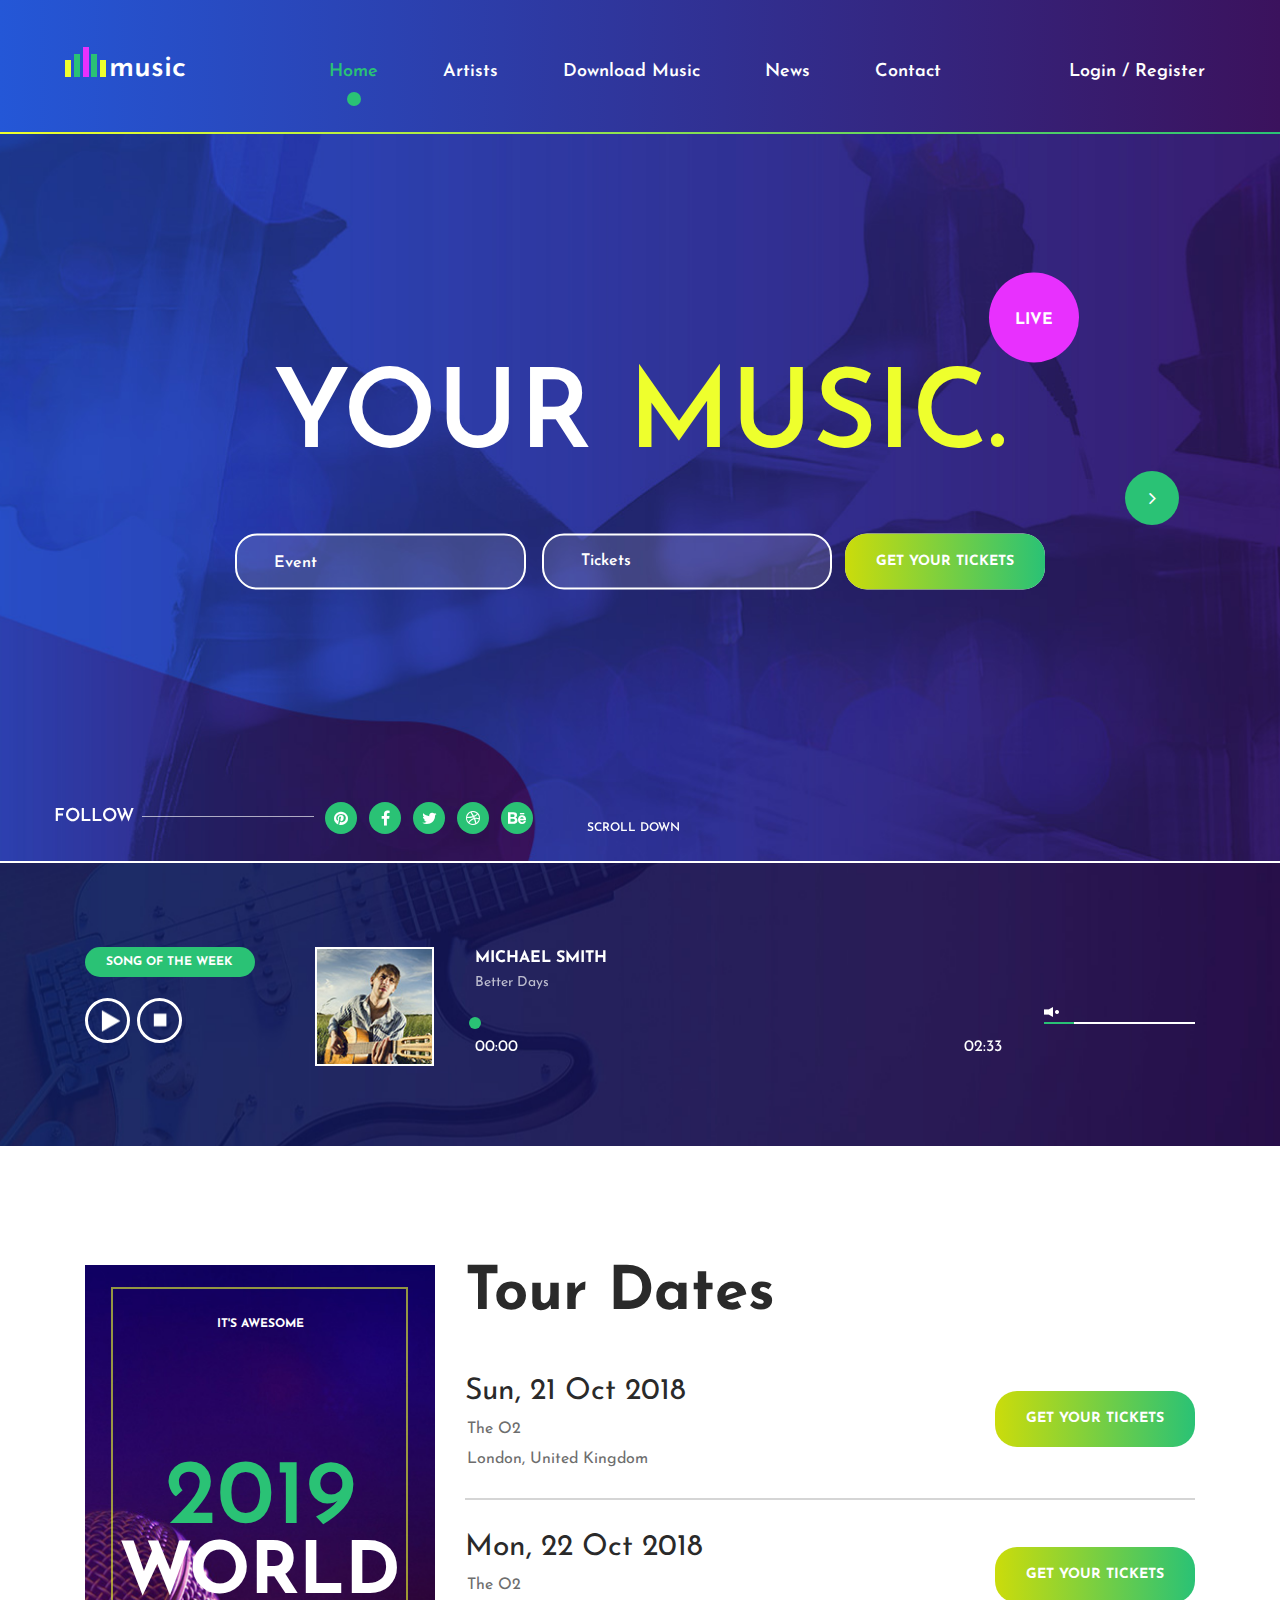
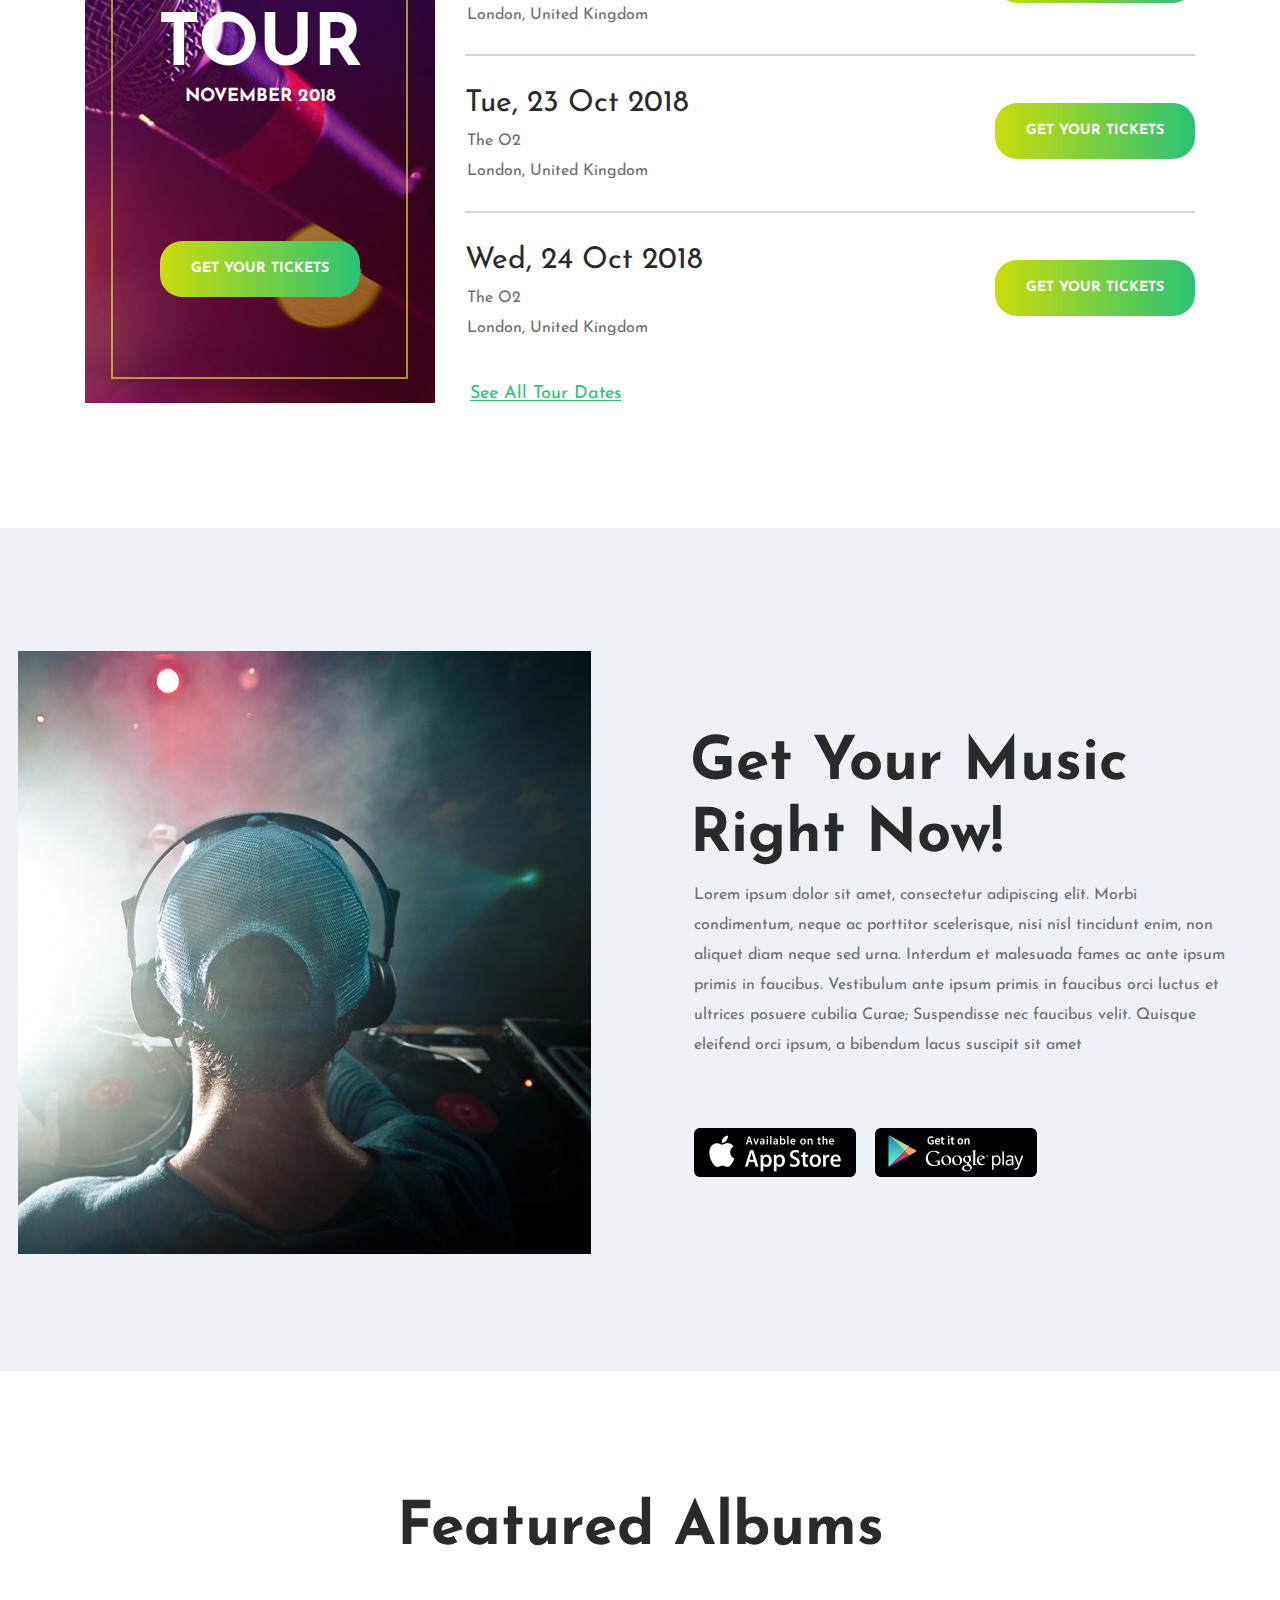
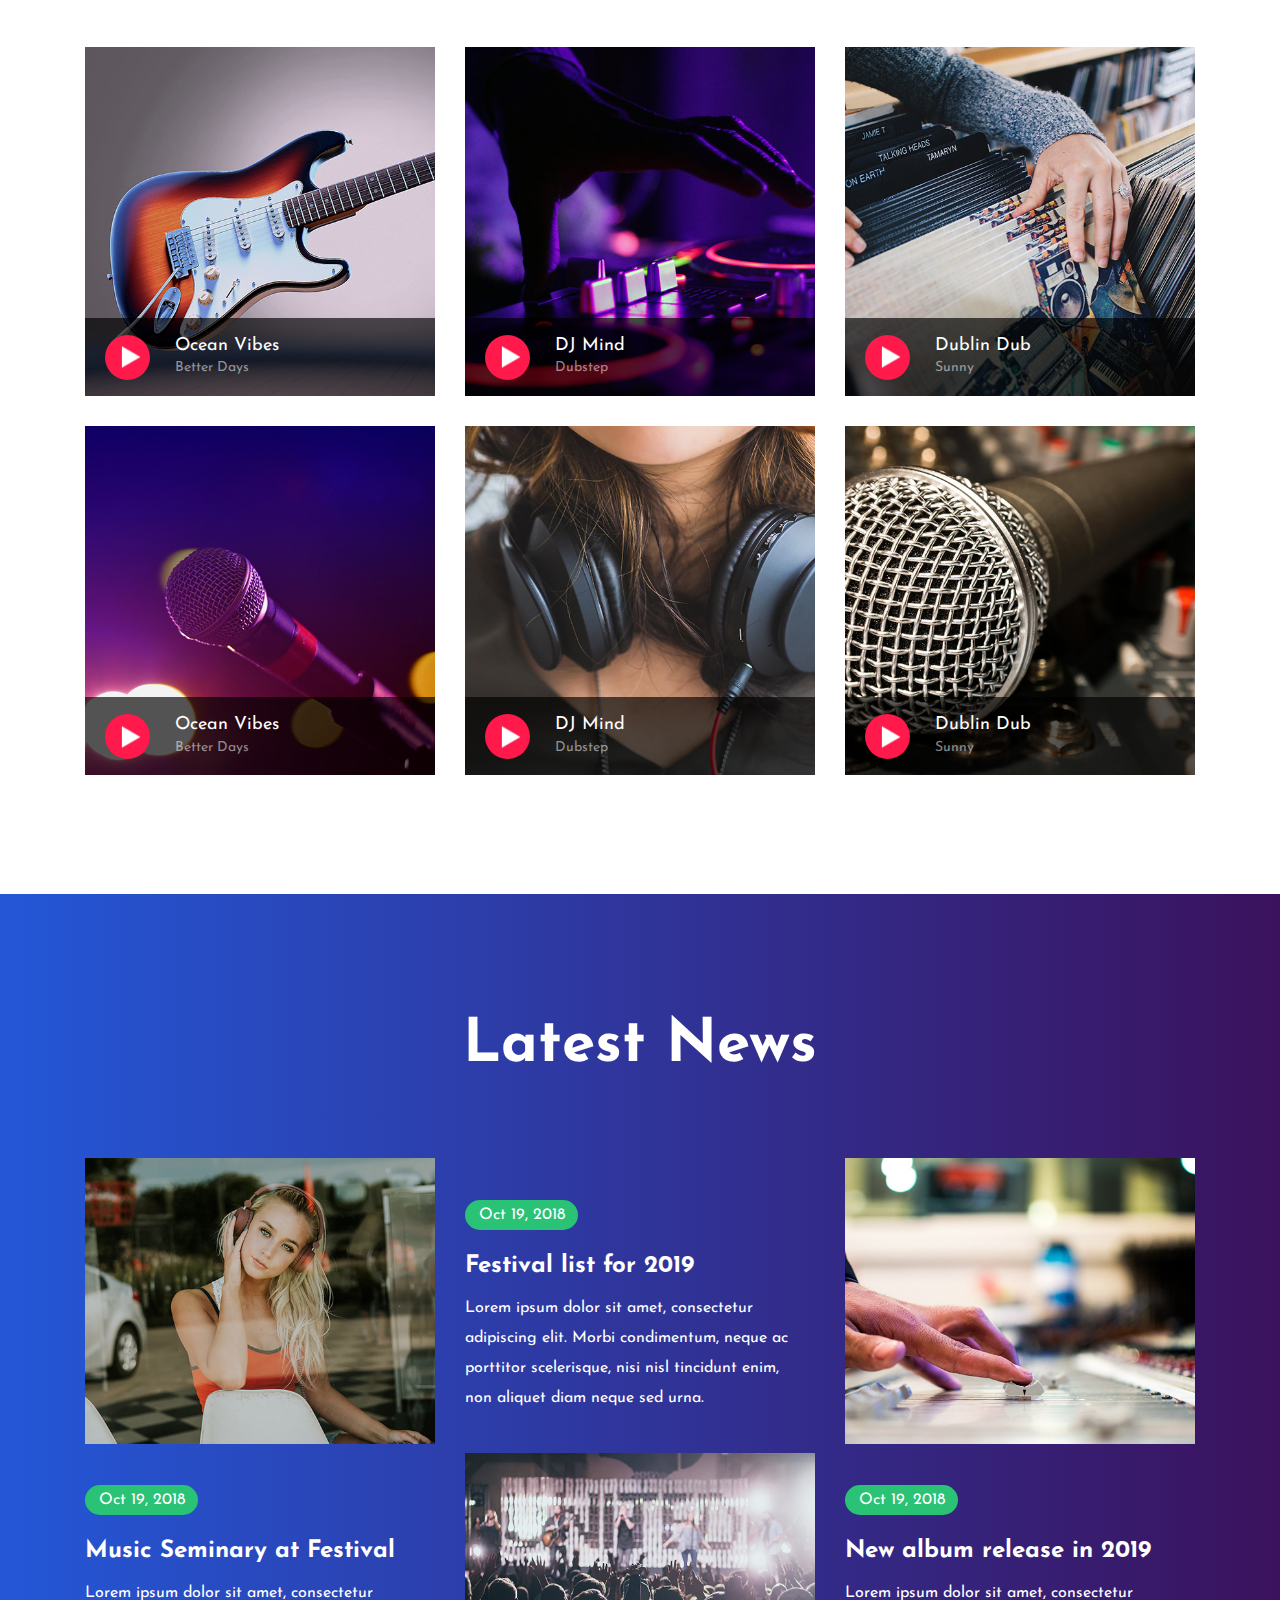
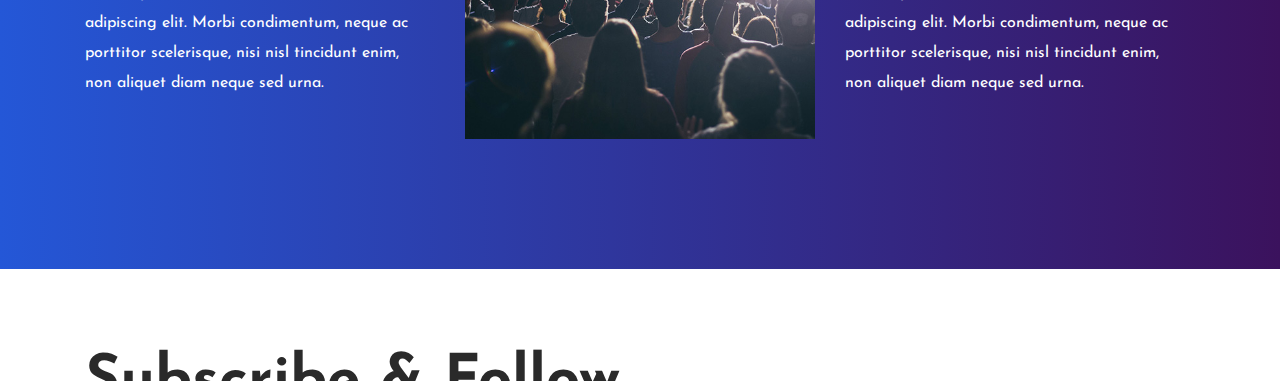
<file: index.html>
<!DOCTYPE html>
<html lang="en">
<head>
<title>Music</title>
<meta charset="utf-8">
<meta http-equiv="X-UA-Compatible" content="IE=edge">
<meta name="description" content="Music template project">
<meta name="viewport" content="width=device-width, initial-scale=1">
<link rel="stylesheet" type="text/css" href="styles/bootstrap-4.1.2/bootstrap.min.css">
<link href="plugins/font-awesome-4.7.0/css/font-awesome.min.css" rel="stylesheet" type="text/css">
<link rel="stylesheet" type="text/css" href="plugins/OwlCarousel2-2.3.4/owl.carousel.css">
<link rel="stylesheet" type="text/css" href="plugins/OwlCarousel2-2.3.4/owl.theme.default.css">
<link rel="stylesheet" type="text/css" href="plugins/OwlCarousel2-2.3.4/animate.css">
<link rel="stylesheet" type="text/css" href="styles/main_styles.css">
<link rel="stylesheet" type="text/css" href="styles/responsive.css">
</head>
<body>

<div class="super_container">
	
	<!-- Header -->

	<header class="header">
		<div class="container">
			<div class="row">
				<div class="col">
					<div class="header_content d-flex flex-row align-items-center justify-content-center">

						<!-- Logo -->
						<div class="logo">
							<a href="#" class="d-flex flex-row align-items-end justify-content-start">
								<span class="logo_bars d-flex flex-row align-items-end justify-content-between"><span></span><span></span><span></span><span></span><span></span></span>
								<span class="logo_text">music</span>
							</a>
						</div>

						<!-- Main Navigation -->
						<nav class="main_nav">
							<ul class="d-flex flex-row align-items-center justify-content-start">
								<li class="active"><a href="index.html">Home</a></li>
								<li><a href="artists.html">Artists</a></li>
								<li><a href="#">Download Music</a></li>
								<li><a href="blog.html">News</a></li>
								<li><a href="contact.html">Contact</a></li>
							</ul>
						</nav>

						<!-- User area -->
						<div class="log_reg d-flex flex-row align-items-center justify-content-start">
							<ul class="d-flex flex-row align-items-start justify-content-start">
								<li><a href="#">Login</a></li>
								<li><a href="#">Register</a></li>
							</ul>

							<!-- Hamburger -->
							<div class="hamburger d-flex flex-column align-items-end justify-content-between"><div></div><div></div><div></div></div>
						</div>
					</div>
				</div>
			</div>
		</div>
	</header>

	<!-- Menu -->

	<div class="menu">
		<div class="menu_container">
			<div class="menu_background"></div>
			<div class="menu_close"><i class="fa fa-times" aria-hidden="true"></i></div>
			<div class="menu_content d-flex flex-column align-items-center justify-content-start">
				<nav class="menu_nav">
					<ul class="d-flex flex-column align-items-center justify-content-start">
						<li><a href="index.html">Home</a></li>
						<li><a href="artists.html">Artists</a></li>
						<li><a href="#">Download Music</a></li>
						<li><a href="blog.html">News</a></li>
						<li><a href="contact.html">Contact</a></li>
					</ul>
				</nav>
			</div>
		</div>
	</div>

	<!-- Home -->

	<div class="home">
		
		<!-- Home Slider -->
		<div class="home_slider_container">
			<div class="owl-carousel owl-theme home_slider">
				
				<!-- Slide -->
				<div class="slide">
					<div class="background_image" style="background-image:url(images/index.jpg)"></div>
					<div class="home_container">
						<div class="container">
							<div class="row">
								<div class="col">
									<div class="home_content">
										<div class="home_title_container text-center">
											<div class="home_title islive text-center"><h1>your <span>music.</span></h1></div>
										</div>
										<div class="tickets_form_container">
											<form action="#" class="tickets_form">
												<div class="d-flex flex-md-row flex-column align-items-start justify-content-md-between justify-content-start">
													<div class="tickets_form_inputs d-flex flex-row align-items-start justify-content-between">
														<div class="custom_dropdown tickets_form_input cdd">
															<div class="custom_dropdown_selected cdd">Event</div>
															<ul class="cdd">
																<li>Event 1</li>
																<li>Event 2</li>
																<li>Event 3</li>
															</ul>
														</div>
														<input type="text" class="tickets_form_input" placeholder="Tickets" required="required">
													</div>
													<button class="tickets_form_button button"><span>get your tickets</span></button>
												</div>
											</form>
										</div>
									</div>
								</div>
							</div>
						</div>
					</div>
				</div>

				<!-- Slide -->
				<div class="slide">
					<div class="background_image" style="background-image:url(images/index.jpg)"></div>
					<div class="home_container">
						<div class="container">
							<div class="row">
								<div class="col">
									<div class="home_content">
										<div class="home_title_container text-center">
											<div class="home_title islive text-center"><h1>your <span>music.</span></h1></div>
										</div>
										<div class="tickets_form_container">
											<form action="#" class="tickets_form">
												<div class="d-flex flex-md-row flex-column align-items-start justify-content-md-between justify-content-start">
													<div class="tickets_form_inputs d-flex flex-row align-items-start justify-content-between">
														<div class="custom_dropdown tickets_form_input cdd">
															<div class="custom_dropdown_selected cdd">Event</div>
															<ul class="cdd">
																<li>Event 1</li>
																<li>Event 2</li>
																<li>Event 3</li>
															</ul>
														</div>
														<input type="text" class="tickets_form_input" placeholder="Tickets" required="required">
													</div>
													<button class="tickets_form_button button"><span>get your tickets</span></button>
												</div>
											</form>
										</div>
									</div>
								</div>
							</div>
						</div>
					</div>
				</div>

				<!-- Slide -->
				<div class="slide">
					<div class="background_image" style="background-image:url(images/index.jpg)"></div>
					<div class="home_container">
						<div class="container">
							<div class="row">
								<div class="col">
									<div class="home_content">
										<div class="home_title_container text-center">
											<div class="home_title islive text-center"><h1>your <span>music.</span></h1></div>
										</div>
										<div class="tickets_form_container">
											<form action="#" class="tickets_form">
												<div class="d-flex flex-md-row flex-column align-items-start justify-content-md-between justify-content-start">
													<div class="tickets_form_inputs d-flex flex-row align-items-start justify-content-between">
														<div class="custom_dropdown tickets_form_input cdd">
															<div class="custom_dropdown_selected cdd">Event</div>
															<ul class="cdd">
																<li>Event 1</li>
																<li>Event 2</li>
																<li>Event 3</li>
															</ul>
														</div>
														<input type="text" class="tickets_form_input" placeholder="Tickets" required="required">
													</div>
													<button class="tickets_form_button button"><span>get your tickets</span></button>
												</div>
											</form>
										</div>
									</div>
								</div>
							</div>
						</div>
					</div>
				</div>

			</div>

			<!-- Home Slider Navigation -->
			<div class="home_slider_nav"><i class="fa fa-angle-right" aria-hidden="true"></i></div>

			<!-- Home Social -->
			<div class="home_social">
				<div class="d-flex flex-row align-items-center justify-content-start">
					<div class="home_social_text">follow</div>
					<div class="home_social_list">
						<ul class="d-flex flex-row align-items-center justify-content-start">
							<li><a href="#"><i class="fa fa-pinterest" aria-hidden="true"></i></a></li>
							<li><a href="#"><i class="fa fa-facebook" aria-hidden="true"></i></a></li>
							<li><a href="#"><i class="fa fa-twitter" aria-hidden="true"></i></a></li>
							<li><a href="#"><i class="fa fa-dribbble" aria-hidden="true"></i></a></li>
							<li><a href="#"><i class="fa fa-behance" aria-hidden="true"></i></a></li>
						</ul>
					</div>
				</div>
			</div>

			<!-- Scroll Down -->
			<div class="scroll_down scroll_down_link" data-scroll-to=".tours">
				<a href="#"></a>
				<div class="d-flex flex-row align-items-center justify-content-start">
					<div>scroll down</div>
					<div class="scroll_arrows d-flex flex-column align-items-start justify-content-start">
						<img src="images/arrow_down.png" alt="">
						<img src="images/arrow_down.png" alt="">
					</div>
				</div>
			</div>

		</div>
	</div>

	<!-- Song -->

	<div class="song">
		<div class="parallax_background parallax-window" data-parallax="scroll" data-image-src="images/song.jpg" data-speed="0.8"></div>
		<div class="container">
			<div class="row">
				<div class="col">
					<div class="song_content">

						<!-- Player -->
						<div class="single_player_container">
							<div class="single_player d-flex flex-row align-items-center justify-content-start">
								<div id="jplayer_1" class="jp-jplayer"></div>
								<div id="jp_container_1" class="jp-audio" role="application" aria-label="media player">
									<div class="jp-gui jp-interface d-flex flex-lg-row flex-column align-items-start justify-content-start">

										<!-- Player Controls -->
										<div class="player_controls_box d-flex flex-row align-items-start justify-content-start">
											<div class="order-lg-1 order-2">
												<div class="player_title">song of the week</div>
												<div class="jp-controls-holder player_controls ml-auto d-flex flex-row align-items-start justify-content-start">
													<button class="jp-play player_button" tabindex="0"></button>
													<button class="jp-stop player_button" tabindex="0"></button>
												</div>
											</div>
											<div class="song_image ml-lg-auto order-lg-2 order-1"><img src="images/song_1.jpg" alt=""></div>
										</div>

										<!-- Progress Bar -->
										<div class="player_bars d-flex flex-row align-items-start justify-content-start">
											<div class="player_progress_box">
												<div class="jp-current-time" role="timer" aria-label="time">00:00</div>
												<div class="song_info">
													<div class="jp-artist" aria-label="title">Michael Smith</div>
													<div class="jp-title" aria-label="title"></div>
												</div>
												<div class="jp-progress">
													<div class="jp-seek-bar">
														<div>
															<div class="jp-play-bar"><span></span></div>
														</div>
													</div>
												</div>
												<div class="jp-duration ml-auto" role="timer" aria-label="duration">02:33</div>
											</div>

											<!-- Volume Controls -->
											<div class="jp-volume-controls ml-lg-auto">
												<div class="mute_button">
													<button class="jp-mute" tabindex="0"></button>
												</div>
												<div class="d-flex flex-row align-items-center justify-content-start">
													<div class="jp-volume-bar">
														<div>
															<div class="jp-volume-bar-value"></div>
														</div>
													</div>
												</div>
											</div>
										</div>
										
									</div>
									<div class="jp-no-solution">
										<span>Update Required</span>
										To play the media you will need to either update your browser to a recent version or update your <a href="http://get.adobe.com/flashplayer/" target="_blank">Flash plugin</a>
									</div>
								</div>
							</div>
						</div>

					</div>
				</div>
			</div>
		</div>
	</div>

	<!-- Tours -->

	<div class="tours">
		<div class="container">
			<div class="row row-lg-eq-height">
				
				<!-- Add -->
				<div class="col-lg-4 order-lg-1 order-2 tours_col">
					<div class="extra d-flex flex-column align-items-center justify-content-between">
						<div class="background_image" style="background-image:url(images/extra_1.jpg)"></div>
						<div class="extra_frame"></div>
						<div class="extra_text">it's awesome</div>
						<div class="extra_title_container">
							<div class="extra_year">2019</div>
							<div class="extra_title">world tour</div>
							<div class="extra_subtitle">november 2018</div>
						</div>
						<div class="button extra_button"><a href="#">get your tickets</a></div>
					</div>
				</div>

				<!-- Tours Content -->
				<div class="col-lg-8 order-lg-2 order-1">
					<div class="tours_content">
						<div class="section_title"><h1>Tour Dates</h1></div>
						<div class="tours_list_container">
							<ul class="tours_list">

								<!-- Tour -->
								<li class="d-flex flex-row align-items-start justify-content-start">
									<div class="tour_info">
										<div class="tour_date">Sun, 21 Oct 2018</div>
										<div class="tour_name"><a href="#">The O2</a></div>
										<div class="tour_location">London, United Kingdom</div>
									</div>
									<div class="button tour_button ml-auto"><a href="#">get your tickets</a></div>
								</li>

								<!-- Tour -->
								<li class="d-flex flex-row align-items-start justify-content-start">
									<div class="tour_info">
										<div class="tour_date">Mon, 22 Oct 2018</div>
										<div class="tour_name"><a href="#">The O2</a></div>
										<div class="tour_location">London, United Kingdom</div>
									</div>
									<div class="button tour_button ml-auto"><a href="#">get your tickets</a></div>
								</li>

								<!-- Tour -->
								<li class="d-flex flex-row align-items-start justify-content-start">
									<div class="tour_info">
										<div class="tour_date">Tue, 23 Oct 2018</div>
										<div class="tour_name"><a href="#">The O2</a></div>
										<div class="tour_location">London, United Kingdom</div>
									</div>
									<div class="button tour_button ml-auto"><a href="#">get your tickets</a></div>
								</li>

								<!-- Tour -->
								<li class="d-flex flex-row align-items-start justify-content-start">
									<div class="tour_info">
										<div class="tour_date">Wed, 24 Oct 2018</div>
										<div class="tour_name"><a href="#">The O2</a></div>
										<div class="tour_location">London, United Kingdom</div>
									</div>
									<div class="button tour_button ml-auto"><a href="#">get your tickets</a></div>
								</li>

							</ul>
						</div>
						<div class="tours_link"><a href="#">See All Tour Dates</a></div>
					</div>
				</div>

			</div>
		</div>
	</div>

	<!-- App -->

	<div class="app">
		<div class="container">
			<div class="row row-lg-eq-height">
				
				<!-- App Image -->
				<div class="col-lg-6 order-lg-1 order-2 app_col">
					<div class="app_image">
						<img src="images/app.jpg" alt="">
					</div>
				</div>

				<!-- App Content -->
				<div class="col-lg-6 order-lg-2 order-1">
					<div class="app_content d-flex flex-column align-items-start justify-content-center">
						<div class="section_title"><h1>Get Your Music Right Now!</h1></div>
						<div class="app_text">
							<p>Lorem ipsum dolor sit amet, consectetur adipiscing elit. Morbi condimentum, neque ac porttitor scelerisque, nisi nisl tincidunt enim, non aliquet diam neque sed urna. Interdum et malesuada fames ac ante ipsum primis in faucibus. Vestibulum ante ipsum primis in faucibus orci luctus et ultrices posuere cubilia Curae; Suspendisse nec faucibus velit. Quisque eleifend orci ipsum, a bibendum lacus suscipit sit amet</p>
						</div>
						<div class="stores d-flex flex-row align-items-start justify-content-start flex-wrap">
							<div class="store"><a href="#"><img src="images/appstore.png" alt=""></a></div>
							<div class="store"><a href="#"><img src="images/googleplay.png" alt=""></a></div>
						</div>
					</div>
				</div>

			</div>
		</div>
	</div>

	<!-- Featured -->

	<div class="featured">
		<div class="container">
			<div class="row">
				<div class="col">
					<div class="section_title text-center"><h1>Featured Albums</h1></div>
					<div class="featured_list">
						<div id="jplayer_2" class="jp-jplayer"></div>
						<div id="jp_container_2" class="jp-audio" role="application" aria-label="media player">
							<div class="jp-type-playlist">
								<div class="jp-playlist">
									<ul class="d-flex flex-row align-items-start justify-content-start flex-wrap">
										<li></li>
									</ul>
								</div>
								<div class="jp-no-solution">
									<span>Update Required</span>
									To play the media you will need to either update your browser to a recent version or update your <a href="http://get.adobe.com/flashplayer/" target="_blank">Flash plugin</a>
								</div>
							</div>
						</div>
					</div>
				</div>
			</div>
		</div>
	</div>

	<!-- News -->

	<div class="news">
		<div class="container">
			<div class="row">
				<div class="col">
					<div class="section_title"><h1>Latest News</h1></div>
				</div>
			</div>
			<div class="row news_row">
				
				<!-- News Post -->
				<div class="col-xl-4 col-md-6">
					<div class="news_post image_top">
						<div class="news_post_image"><img src="images/news_1.jpg" alt=""></div>
						<div class="news_post_content">
							<div class="news_post_date"><a href="#">Oct 19, 2018</a></div>
							<div class="news_post_title"><a href="#">Music Seminary at Festival</a></div>
							<div class="news_post_text">
								<p>Lorem ipsum dolor sit amet, consectetur adipiscing elit. Morbi condimentum, neque ac porttitor scelerisque, nisi nisl tincidunt enim, non aliquet diam neque sed urna.</p>
							</div>
						</div>
					</div>
				</div>

				<!-- News Post -->
				<div class="col-xl-4 col-md-6">
					<div class="news_post image_bottom d-flex flex-column align-items-start justify-content-start">
						<div class="news_post_content order-md-1 order-2">
							<div class="news_post_date"><a href="#">Oct 19, 2018</a></div>
							<div class="news_post_title"><a href="#">Festival list for 2019</a></div>
							<div class="news_post_text">
								<p>Lorem ipsum dolor sit amet, consectetur adipiscing elit. Morbi condimentum, neque ac porttitor scelerisque, nisi nisl tincidunt enim, non aliquet diam neque sed urna.</p>
							</div>
						</div>
						<div class="news_post_image order-md-2 order-1"><img src="images/news_2.jpg" alt=""></div>
					</div>
				</div>

				<!-- News Post -->
				<div class="col-xl-4 col-md-6">
					<div class="news_post image_top">
						<div class="news_post_image"><img src="images/news_3.jpg" alt=""></div>
						<div class="news_post_content">
							<div class="news_post_date"><a href="#">Oct 19, 2018</a></div>
							<div class="news_post_title"><a href="#">New album release in 2019</a></div>
							<div class="news_post_text">
								<p>Lorem ipsum dolor sit amet, consectetur adipiscing elit. Morbi condimentum, neque ac porttitor scelerisque, nisi nisl tincidunt enim, non aliquet diam neque sed urna.</p>
							</div>
						</div>
					</div>
				</div>

			</div>
		</div>
	</div>

	<!-- Newsletter -->

	<div class="newsletter">
		<div class="container">
			<div class="row">

				<!-- Newsletter Content -->
				<div class="col-xl-6">
					<div class="newsletter_content">
						<div class="section_title"><h1>Subscribe & Follow</h1></div>
						<div class="newsletter_text">
							<p>Lorem ipsum dolor sit amet, consectetur adipiscing elit. Morbi condimentum, neque ac porttitor scelerisque.</p>
						</div>
					</div>
				</div>

				<!-- Newsletter Form -->
				<div class="col-xl-6 nl_col">
					<div class="newsletter_form_container d-flex flex-column align-items-start justify-content-end">
						<form action="#" class="newsletter_form" id="newsletter_form">
							<div class="d-flex flex-row align-items-start justify-content-between">
								<input type="email" class="newsletter_input" placeholder="Your E-mail" required="required">
								<button class="button newsletter_button"><span>subscribe</span></button>
							</div>
						</form>
					</div>
				</div>

			</div>
		</div>
	</div>

	<!-- Footer -->

	<footer class="footer">
		<div class="background_image" style="background-image:url(images/footer.jpg)"></div>
		<div class="footer_content">
			<div class="container">
				<div class="row">
					<div class="col text-center">

						<!-- Logo -->
						<div class="logo">
							<a href="#" class="d-flex flex-row align-items-end justify-content-start">
								<span class="logo_bars d-flex flex-row align-items-end justify-content-between"><span></span><span></span><span></span><span></span><span></span></span>
								<span class="logo_text">music</span>
							</a>
						</div>

						<!-- Footer Social -->
						<div class="footer_social">
							<ul class="d-flex flex-row align-items-center justify-content-center">
								<li><a href="#"><i class="fa fa-pinterest" aria-hidden="true"></i></a></li>
								<li><a href="#"><i class="fa fa-facebook" aria-hidden="true"></i></a></li>
								<li><a href="#"><i class="fa fa-twitter" aria-hidden="true"></i></a></li>
								<li><a href="#"><i class="fa fa-dribbble" aria-hidden="true"></i></a></li>
								<li><a href="#"><i class="fa fa-behance" aria-hidden="true"></i></a></li>
							</ul>
						</div>

					</div>
				</div>
			</div>
		</div>
		<div class="footer_bar">
			<div class="container">
				<div class="row">
					<div class="col">
						<div class="copyright text-center"><!-- Link back to Colorlib can't be removed. Template is licensed under CC BY 3.0. -->
Copyright &copy;<script>document.write(new Date().getFullYear());</script> All rights reserved | This template is made with <i class="fa fa-heart-o" aria-hidden="true"></i> by <a href="https://colorlib.com" target="_blank">Colorlib</a>
<!-- Link back to Colorlib can't be removed. Template is licensed under CC BY 3.0. --></div>
					</div>
				</div>
			</div>
		</div>
			
	</footer>
</div>

<script src="js/jquery-3.3.1.min.js"></script>
<script src="styles/bootstrap-4.1.2/popper.js"></script>
<script src="styles/bootstrap-4.1.2/bootstrap.min.js"></script>
<script src="plugins/greensock/TweenMax.min.js"></script>
<script src="plugins/greensock/TimelineMax.min.js"></script>
<script src="plugins/scrollmagic/ScrollMagic.min.js"></script>
<script src="plugins/greensock/animation.gsap.min.js"></script>
<script src="plugins/greensock/ScrollToPlugin.min.js"></script>
<script src="plugins/OwlCarousel2-2.3.4/owl.carousel.js"></script>
<script src="plugins/jPlayer/jquery.jplayer.min.js"></script>
<script src="plugins/jPlayer/jplayer.playlist.min.js"></script>
<script src="plugins/easing/easing.js"></script>
<script src="plugins/progressbar/progressbar.min.js"></script>
<script src="plugins/parallax-js-master/parallax.min.js"></script>
<script src="plugins/scrollTo/jquery.scrollTo.min.js"></script>
<script src="js/custom.js"></script>
</body>
</html>
</file>
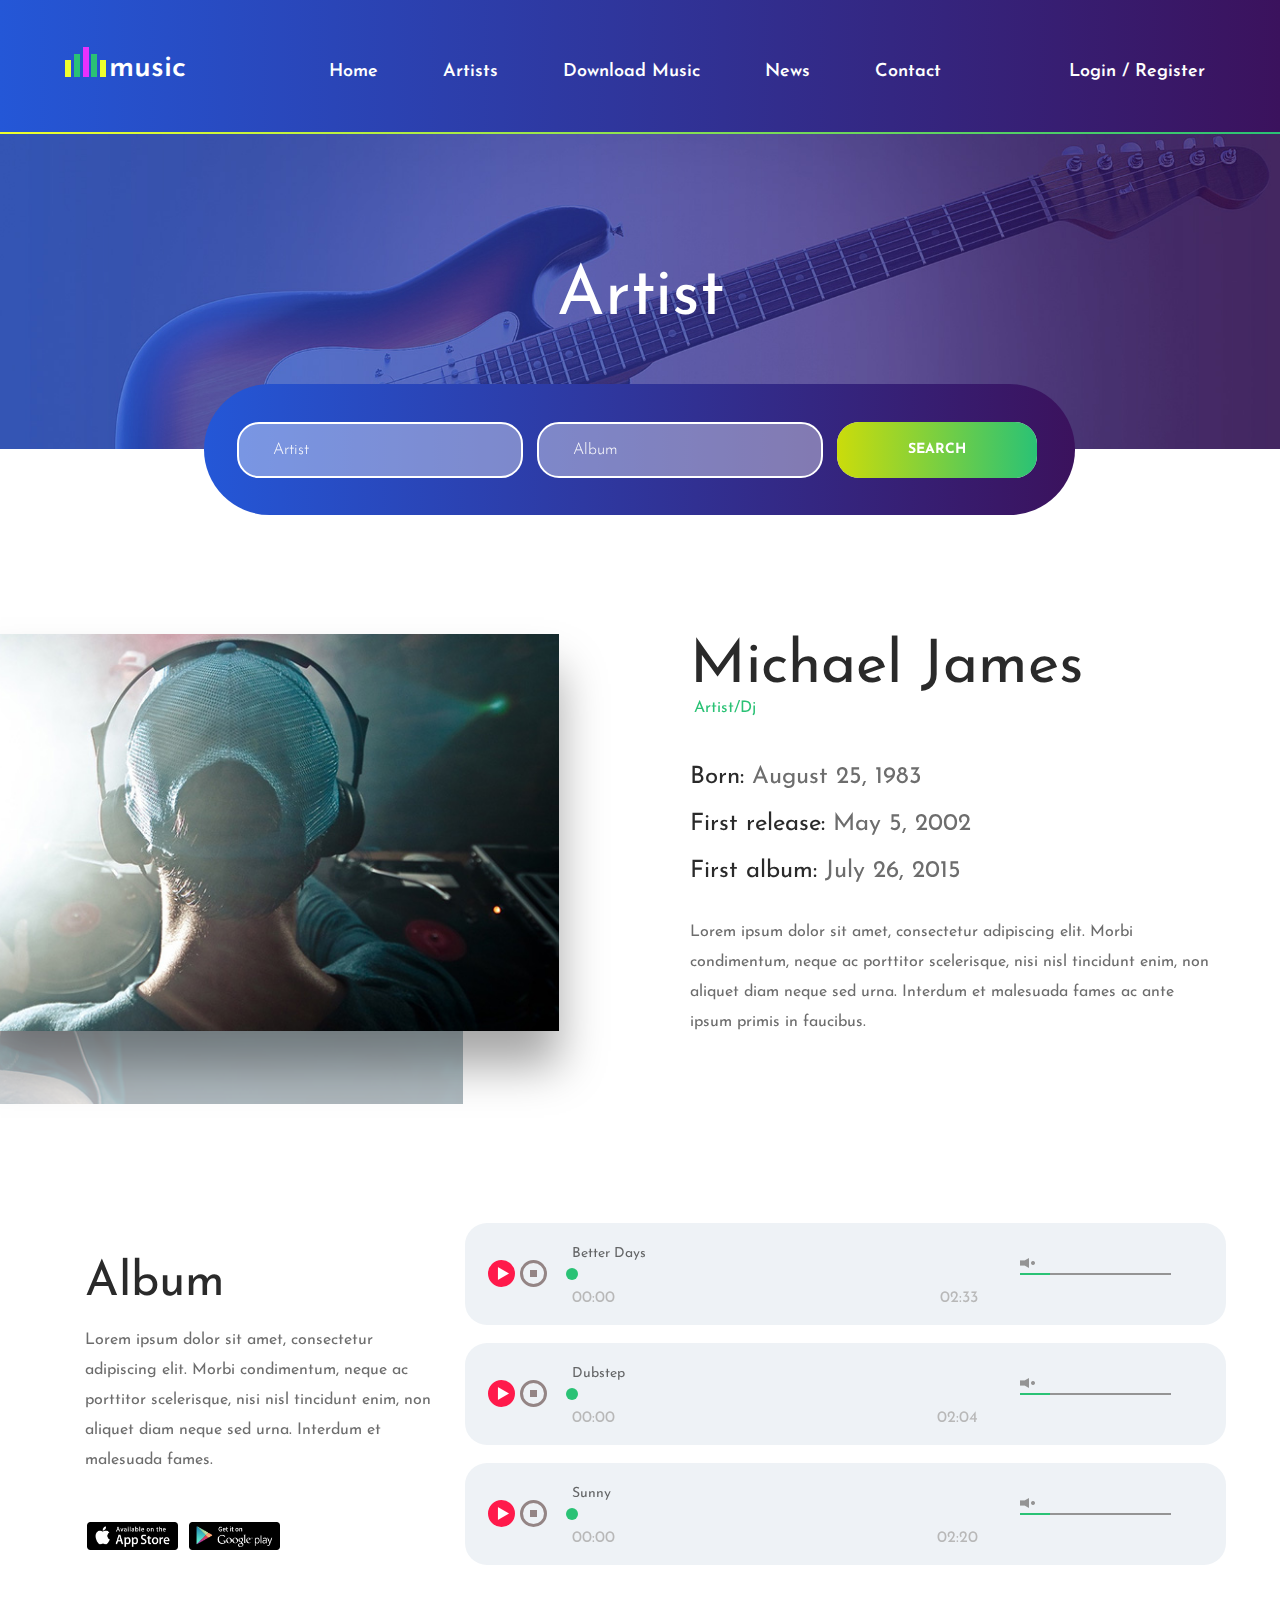
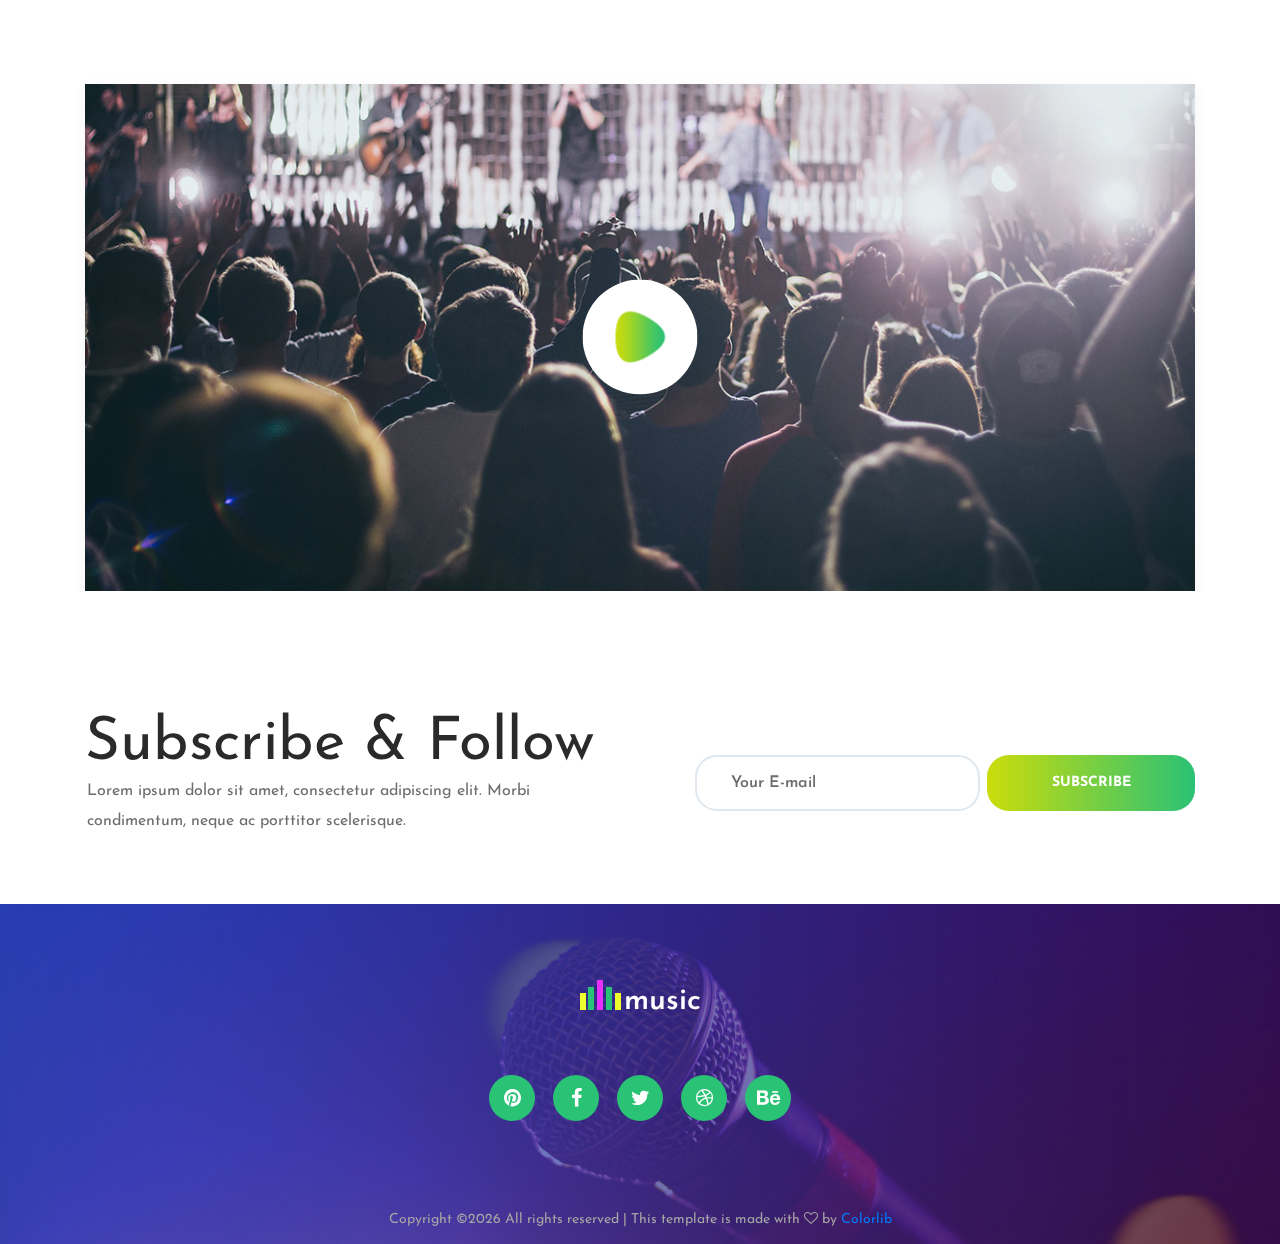
<file: artist.html>
<!DOCTYPE html>
<html lang="en">
<head>
<title>Single Artist</title>
<meta charset="utf-8">
<meta http-equiv="X-UA-Compatible" content="IE=edge">
<meta name="description" content="Music template project">
<meta name="viewport" content="width=device-width, initial-scale=1">
<link rel="stylesheet" type="text/css" href="styles/bootstrap-4.1.2/bootstrap.min.css">
<link href="plugins/font-awesome-4.7.0/css/font-awesome.min.css" rel="stylesheet" type="text/css">
<link href="plugins/video-js/video-js.css" rel="stylesheet" type="text/css">
<link rel="stylesheet" type="text/css" href="styles/artist.css">
<link rel="stylesheet" type="text/css" href="styles/artist_responsive.css">
</head>
<body>

<div class="super_container">
	
	<!-- Header -->

	<header class="header">
		<div class="container">
			<div class="row">
				<div class="col">
					<div class="header_content d-flex flex-row align-items-center justify-content-center">

						<!-- Logo -->
						<div class="logo">
							<a href="#" class="d-flex flex-row align-items-end justify-content-start">
								<span class="logo_bars d-flex flex-row align-items-end justify-content-between"><span></span><span></span><span></span><span></span><span></span></span>
								<span class="logo_text">music</span>
							</a>
						</div>

						<!-- Main Navigation -->
						<nav class="main_nav">
							<ul class="d-flex flex-row align-items-center justify-content-start">
								<li><a href="index.html">Home</a></li>
								<li><a href="artists.html">Artists</a></li>
								<li><a href="#">Download Music</a></li>
								<li><a href="blog.html">News</a></li>
								<li><a href="contact.html">Contact</a></li>
							</ul>
						</nav>

						<!-- User area -->
						<div class="log_reg d-flex flex-row align-items-center justify-content-start">
							<ul class="d-flex flex-row align-items-start justify-content-start">
								<li><a href="#">Login</a></li>
								<li><a href="#">Register</a></li>
							</ul>

							<!-- Hamburger -->
							<div class="hamburger d-flex flex-column align-items-end justify-content-between"><div></div><div></div><div></div></div>
						</div>
					</div>
				</div>
			</div>
		</div>
	</header>

	<!-- Menu -->

	<div class="menu">
		<div class="menu_container">
			<div class="menu_background"></div>
			<div class="menu_close"><i class="fa fa-times" aria-hidden="true"></i></div>
			<div class="menu_content d-flex flex-column align-items-center justify-content-start">
				<nav class="menu_nav">
					<ul class="d-flex flex-column align-items-center justify-content-start">
						<li><a href="index.html">Home</a></li>
						<li><a href="artists.html">Artists</a></li>
						<li><a href="#">Download Music</a></li>
						<li><a href="blog.html">News</a></li>
						<li><a href="contact.html">Contact</a></li>
					</ul>
				</nav>
			</div>
		</div>
	</div>

	<!-- Home -->

	<div class="home">
		<div class="parallax_background parallax-window" data-parallax="scroll" data-image-src="images/artists.jpg" data-speed="0.8"></div>
		<div class="home_container">
			<div class="container">
				<div class="row">
					<div class="col">
						<div class="home_content text-center">
							<div class="home_title">Artist</div>
						</div>
					</div>
				</div>
			</div>
		</div>
	</div>

	<!-- Search -->

	<div class="search">
		<div class="container">
			<div class="row">
				<div class="col">
					<div class="search_form_container">
						<form action="#" class="search_form" id="search_form">
							<div class="d-flex flex-md-row flex-column align-items-center justify-content-between">
								<input type="text" class="search_input" placeholder="Artist" required="required">
								<input type="text" class="search_input" placeholder="Album" required="required">
								<button class="button search_button"><span>search</span></button>
							</div>
						</form>
					</div>
				</div>
			</div>
		</div>
	</div>

	<!-- Artist -->

	<div class="artist">
		<div class="container">
			<div class="row">
				
				<!-- Artist Image -->
				<div class="col-lg-6 artist_col order-lg-1 order-2">
					<div class="artist_image text-right">
						<img src="images/artist_front.jpg" alt="">
						<img src="images/artist_back.jpg" alt="">
					</div>
				</div>

				<!-- Artist Info -->
				<div class="col-lg-6 order-lg-2 order-1">
					<div class="artist_info">
						<div class="artist_name"><h1>Michael James</h1></div>
						<div class="artist_title">Artist/Dj</div>
						<div class="artist_info_list">
							<ul>
								<li>Born: <span>August 25, 1983</span></li>
								<li>First release: <span>May 5, 2002</span></li>
								<li>First album: <span>July 26, 2015</span></li>
							</ul>
						</div>
						<div class="artist_info_text">
							<p>Lorem ipsum dolor sit amet, consectetur adipiscing elit. Morbi condimentum, neque ac porttitor scelerisque, nisi nisl tincidunt enim, non aliquet diam neque sed urna. Interdum et malesuada fames ac ante ipsum primis in faucibus.</p>
						</div>
					</div>
				</div>

			</div>
		</div>
	</div>

	<!-- Songs -->

	<div class="songs">
		<div class="container">
			<div class="row">
				
				<!-- Songs Content -->
				<div class="col-lg-4">
					<div class="songs_content">
						<div class="songs_title"><h1>Album</h1></div>
						<div class="songs_text">
							<p>Lorem ipsum dolor sit amet, consectetur adipiscing elit. Morbi condimentum, neque ac porttitor scelerisque, nisi nisl tincidunt enim, non aliquet diam neque sed urna. Interdum et malesuada fames.</p>
						</div>
						<div class="artist_store d-flex flex-row align-items-start justify-content-start flex-wrap">
							<div class="store"><a href="#"><img src="images/appstore.png" alt=""></a></div>
							<div class="store"><a href="#"><img src="images/googleplay.png" alt=""></a></div>
						</div>
					</div>
				</div>

				<!-- Songs -->
				<div class="col-lg-8">
					<div class="songs_container">

						<!-- Song -->
						<div class="song">

							<!-- Player -->
							<div class="single_player_container">
								<div class="single_player">
									<div class="jp-jplayer jplayer" data-title="Better Days" data-artist="Bensound" data-ancestor=".jp_container_1" data-url="files/bensound-betterdays.mp3"></div>
									<div class="jp-audio jp_container_1" role="application" aria-label="media player">
										<div class="jp-gui jp-interface single_player_inner d-flex flex-row align-items-center justify-content-start">

											<!-- Player Controls -->
											<div class="player_controls_box">
												<div class="jp-controls-holder player_controls d-flex flex-row align-items-start justify-content-start">
													<button class="jp-play player_button" tabindex="0"></button>
													<button class="jp-stop player_button" tabindex="0"></button>
												</div>
											</div>

											<!-- Progress Bar -->
											<div class="player_bars d-flex flex-row align-items-start justify-content-start">
												<div class="player_progress_box">
													<div class="jp-current-time" role="timer" aria-label="time">00:00</div>
													<div class="song_info">
														<div class="jp-title" aria-label="title"></div>
													</div>
													<div class="jp-progress">
														<div class="jp-seek-bar">
															<div>
																<div class="jp-play-bar"><span></span></div>
															</div>
														</div>
													</div>
													<div class="jp-duration ml-auto" role="timer" aria-label="duration">00:00</div>
												</div>

												<!-- Volume Controls -->
												<div class="jp-volume-controls ml-auto">
													<div class="mute_button">
														<button class="jp-mute" tabindex="0"></button>
													</div>
													<div class="d-flex flex-row align-items-center justify-content-start">
														<div class="jp-volume-bar">
															<div>
																<div class="jp-volume-bar-value"></div>
															</div>
														</div>
													</div>
												</div>
											</div>
											
										</div>
										<div class="jp-no-solution">
											<span>Update Required</span>
											To play the media you will need to either update your browser to a recent version or update your <a href="http://get.adobe.com/flashplayer/" target="_blank">Flash plugin</a>
										</div>
									</div>
								</div>
							</div>
						</div>

						<!-- Song -->
						<div class="song">
							
							<!-- Player -->
							<div class="single_player_container">
								<div class="single_player">
									<div class="jp-jplayer jplayer" data-title="Dubstep" data-artist="Bensound" data-ancestor=".jp_container_2" data-url="files/bensound-dubstep.mp3"></div>
									<div class="jp-audio jp_container_2" role="application" aria-label="media player">
										<div class="jp-gui jp-interface single_player_inner d-flex flex-row align-items-center justify-content-start">

											<!-- Player Controls -->
											<div class="player_controls_box">
												<div class="jp-controls-holder player_controls d-flex flex-row align-items-start justify-content-start">
													<button class="jp-play player_button" tabindex="0"></button>
													<button class="jp-stop player_button" tabindex="0"></button>
												</div>
											</div>

											<!-- Progress Bar -->
											<div class="player_bars d-flex flex-row align-items-start justify-content-start">
												<div class="player_progress_box">
													<div class="jp-current-time" role="timer" aria-label="time">00:00</div>
													<div class="song_info">
														<div class="jp-title" aria-label="title"></div>
													</div>
													<div class="jp-progress">
														<div class="jp-seek-bar">
															<div>
																<div class="jp-play-bar"><span></span></div>
															</div>
														</div>
													</div>
													<div class="jp-duration ml-auto" role="timer" aria-label="duration">00:00</div>
												</div>

												<!-- Volume Controls -->
												<div class="jp-volume-controls ml-auto">
													<div class="mute_button">
														<button class="jp-mute" tabindex="0"></button>
													</div>
													<div class="d-flex flex-row align-items-center justify-content-start">
														<div class="jp-volume-bar">
															<div>
																<div class="jp-volume-bar-value"></div>
															</div>
														</div>
													</div>
												</div>
											</div>
											
										</div>
										<div class="jp-no-solution">
											<span>Update Required</span>
											To play the media you will need to either update your browser to a recent version or update your <a href="http://get.adobe.com/flashplayer/" target="_blank">Flash plugin</a>
										</div>
									</div>
								</div>
							</div>
						</div>

						<!-- Song -->
						<div class="song">

							<!-- Player -->
							<div class="single_player_container">
								<div class="single_player">
									<div class="jp-jplayer jplayer" data-title="Sunny" data-artist="Bensound" data-ancestor=".jp_container_3" data-url="files/bensound-sunny.mp3"></div>
									<div class="jp-audio jp_container_3" role="application" aria-label="media player">
										<div class="jp-gui jp-interface single_player_inner d-flex flex-row align-items-center justify-content-start">

											<!-- Player Controls -->
											<div class="player_controls_box">
												<div class="jp-controls-holder player_controls d-flex flex-row align-items-start justify-content-start">
													<button class="jp-play player_button" tabindex="0"></button>
													<button class="jp-stop player_button" tabindex="0"></button>
												</div>
											</div>

											<!-- Progress Bar -->
											<div class="player_bars d-flex flex-row align-items-start justify-content-start">
												<div class="player_progress_box">
													<div class="jp-current-time" role="timer" aria-label="time">00:00</div>
													<div class="song_info">
														<div class="jp-title" aria-label="title"></div>
													</div>
													<div class="jp-progress">
														<div class="jp-seek-bar">
															<div>
																<div class="jp-play-bar"><span></span></div>
															</div>
														</div>
													</div>
													<div class="jp-duration ml-auto" role="timer" aria-label="duration">00:00</div>
												</div>

												<!-- Volume Controls -->
												<div class="jp-volume-controls ml-auto">
													<div class="mute_button">
														<button class="jp-mute" tabindex="0"></button>
													</div>
													<div class="d-flex flex-row align-items-center justify-content-start">
														<div class="jp-volume-bar">
															<div>
																<div class="jp-volume-bar-value"></div>
															</div>
														</div>
													</div>
												</div>
											</div>
											
										</div>
										<div class="jp-no-solution">
											<span>Update Required</span>
											To play the media you will need to either update your browser to a recent version or update your <a href="http://get.adobe.com/flashplayer/" target="_blank">Flash plugin</a>
										</div>
									</div>
								</div>
							</div>
						</div>
					</div>
						
				</div>
			</div>
		</div>
	</div>

	<!-- Video -->

	<div class="video">
		<div class="container">
			<div class="row">
				<div class="col">
					<div class="video_container_outer">
						<div class="video_container">
							<!-- Video poster image artist: https://unsplash.com/@annademy -->
							<video id="vid1" class="video-js vjs-default-skin" controls data-setup='{ "poster": "images/video.jpg", "techOrder": ["youtube"], "sources": [{ "type": "video/youtube", "src": "https://youtu.be/5_MRXyYjHDk"}], "youtube": { "iv_load_policy": 1 } }'>
							</video>
						</div>
					</div>
				</div>
			</div>
		</div>
	</div>

	<!-- Newsletter -->

	<div class="newsletter">
		<div class="container">
			<div class="row">

				<!-- Newsletter Content -->
				<div class="col-xl-6">
					<div class="newsletter_content">
						<div class="section_title"><h1>Subscribe & Follow</h1></div>
						<div class="newsletter_text">
							<p>Lorem ipsum dolor sit amet, consectetur adipiscing elit. Morbi condimentum, neque ac porttitor scelerisque.</p>
						</div>
					</div>
				</div>

				<!-- Newsletter Form -->
				<div class="col-xl-6 nl_col">
					<div class="newsletter_form_container d-flex flex-column align-items-start justify-content-end">
						<form action="#" class="newsletter_form" id="newsletter_form">
							<div class="d-flex flex-row align-items-start justify-content-between">
								<input type="email" class="newsletter_input" placeholder="Your E-mail" required="required">
								<button class="button newsletter_button"><span>subscribe</span></button>
							</div>
						</form>
					</div>
				</div>

			</div>
		</div>
	</div>

	<!-- Footer -->

	<footer class="footer">
		<div class="background_image" style="background-image:url(images/footer.jpg)"></div>
		<div class="footer_content">
			<div class="container">
				<div class="row">
					<div class="col text-center">

						<!-- Logo -->
						<div class="logo">
							<a href="#" class="d-flex flex-row align-items-end justify-content-start">
								<span class="logo_bars d-flex flex-row align-items-end justify-content-between"><span></span><span></span><span></span><span></span><span></span></span>
								<span class="logo_text">music</span>
							</a>
						</div>

						<!-- Footer Social -->
						<div class="footer_social">
							<ul class="d-flex flex-row align-items-center justify-content-center">
								<li><a href="#"><i class="fa fa-pinterest" aria-hidden="true"></i></a></li>
								<li><a href="#"><i class="fa fa-facebook" aria-hidden="true"></i></a></li>
								<li><a href="#"><i class="fa fa-twitter" aria-hidden="true"></i></a></li>
								<li><a href="#"><i class="fa fa-dribbble" aria-hidden="true"></i></a></li>
								<li><a href="#"><i class="fa fa-behance" aria-hidden="true"></i></a></li>
							</ul>
						</div>

					</div>
				</div>
			</div>
		</div>
		<div class="footer_bar">
			<div class="container">
				<div class="row">
					<div class="col">
						<div class="copyright text-center"><!-- Link back to Colorlib can't be removed. Template is licensed under CC BY 3.0. -->
Copyright &copy;<script>document.write(new Date().getFullYear());</script> All rights reserved | This template is made with <i class="fa fa-heart-o" aria-hidden="true"></i> by <a href="https://colorlib.com" target="_blank">Colorlib</a>
<!-- Link back to Colorlib can't be removed. Template is licensed under CC BY 3.0. --></div>
					</div>
				</div>
			</div>
		</div>
			
	</footer>
</div>

<script src="js/jquery-3.3.1.min.js"></script>
<script src="styles/bootstrap-4.1.2/popper.js"></script>
<script src="styles/bootstrap-4.1.2/bootstrap.min.js"></script>
<script src="plugins/greensock/TweenMax.min.js"></script>
<script src="plugins/greensock/TimelineMax.min.js"></script>
<script src="plugins/scrollmagic/ScrollMagic.min.js"></script>
<script src="plugins/greensock/animation.gsap.min.js"></script>
<script src="plugins/greensock/ScrollToPlugin.min.js"></script>
<script src="plugins/jPlayer/jquery.jplayer.min.js"></script>
<script src="plugins/jPlayer/jplayer.playlist.min.js"></script>
<script src="plugins/easing/easing.js"></script>
<script src="plugins/progressbar/progressbar.min.js"></script>
<script src="plugins/parallax-js-master/parallax.min.js"></script>
<script src="plugins/scrollTo/jquery.scrollTo.min.js"></script>
<script src="plugins/video-js/video.min.js"></script>
<script src="plugins/video-js/Youtube.min.js"></script>
<script src="js/artist.js"></script>
</body>
</html>
</file>
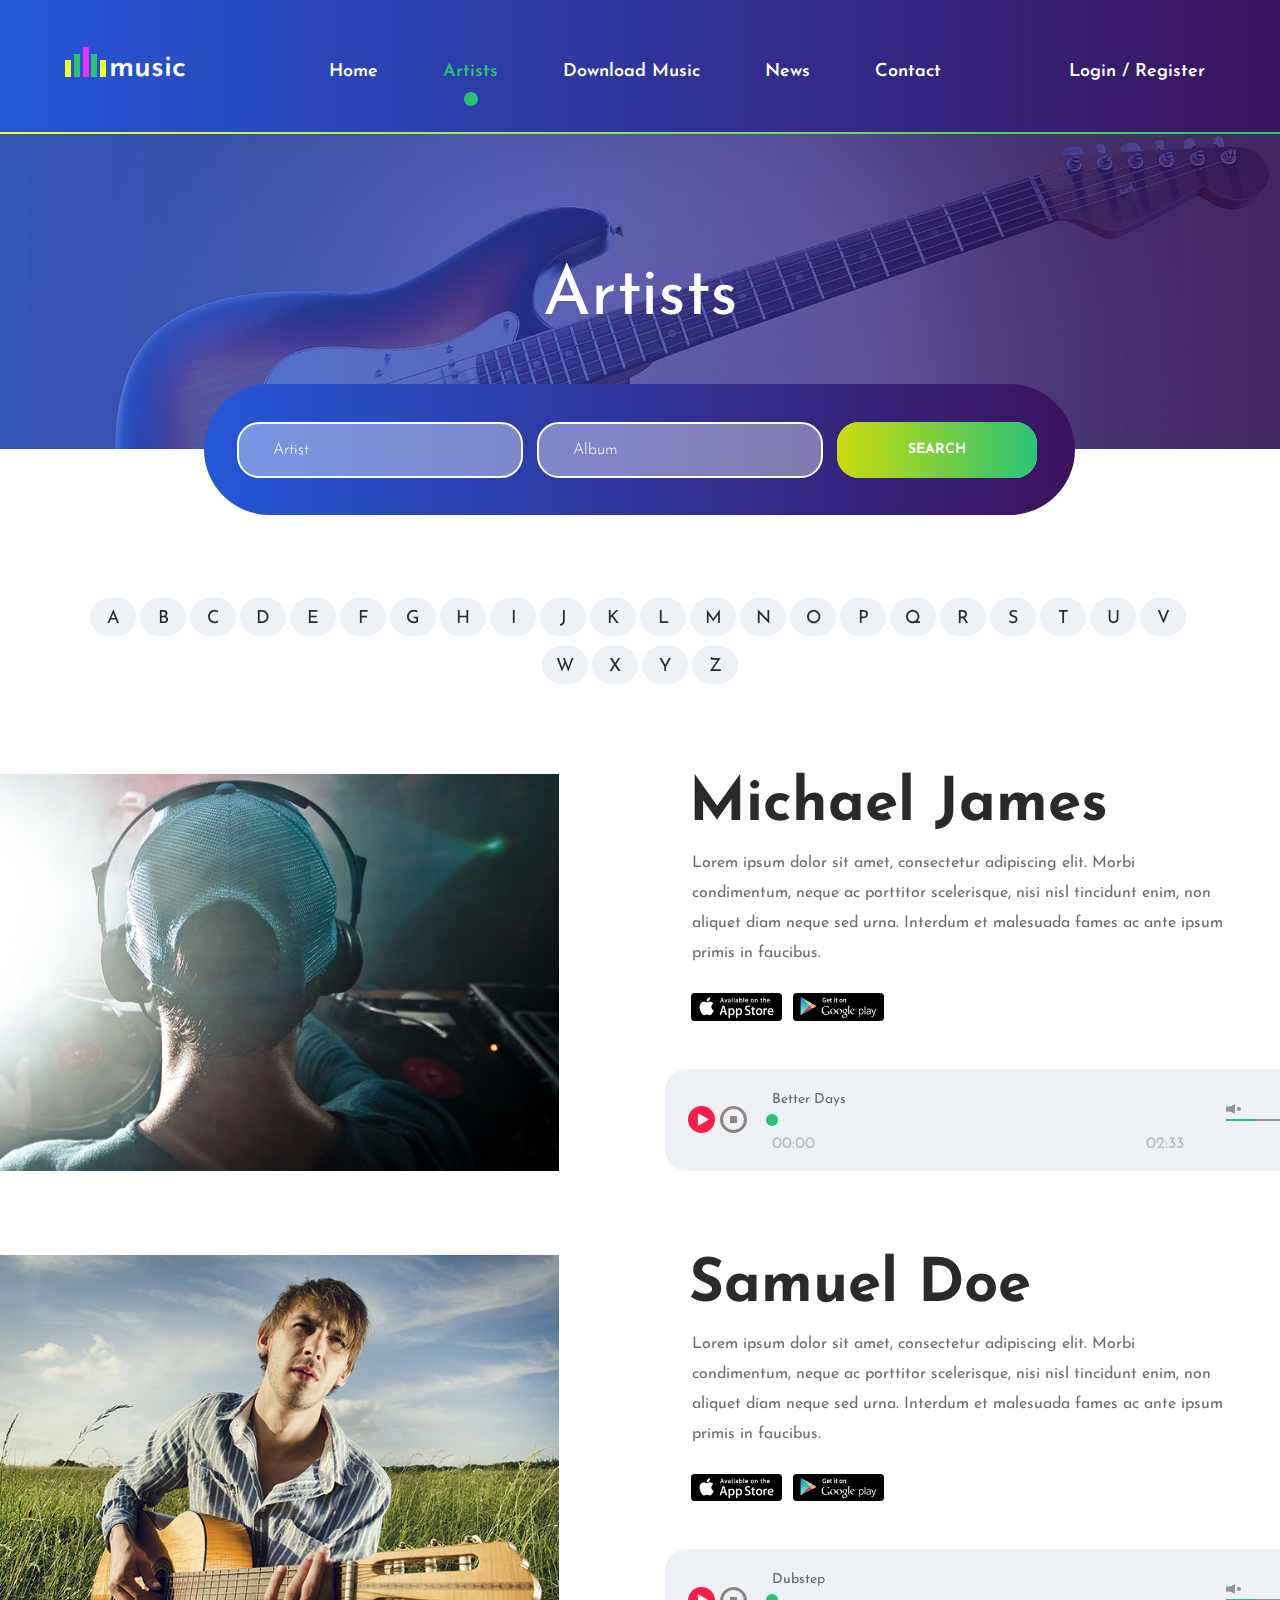
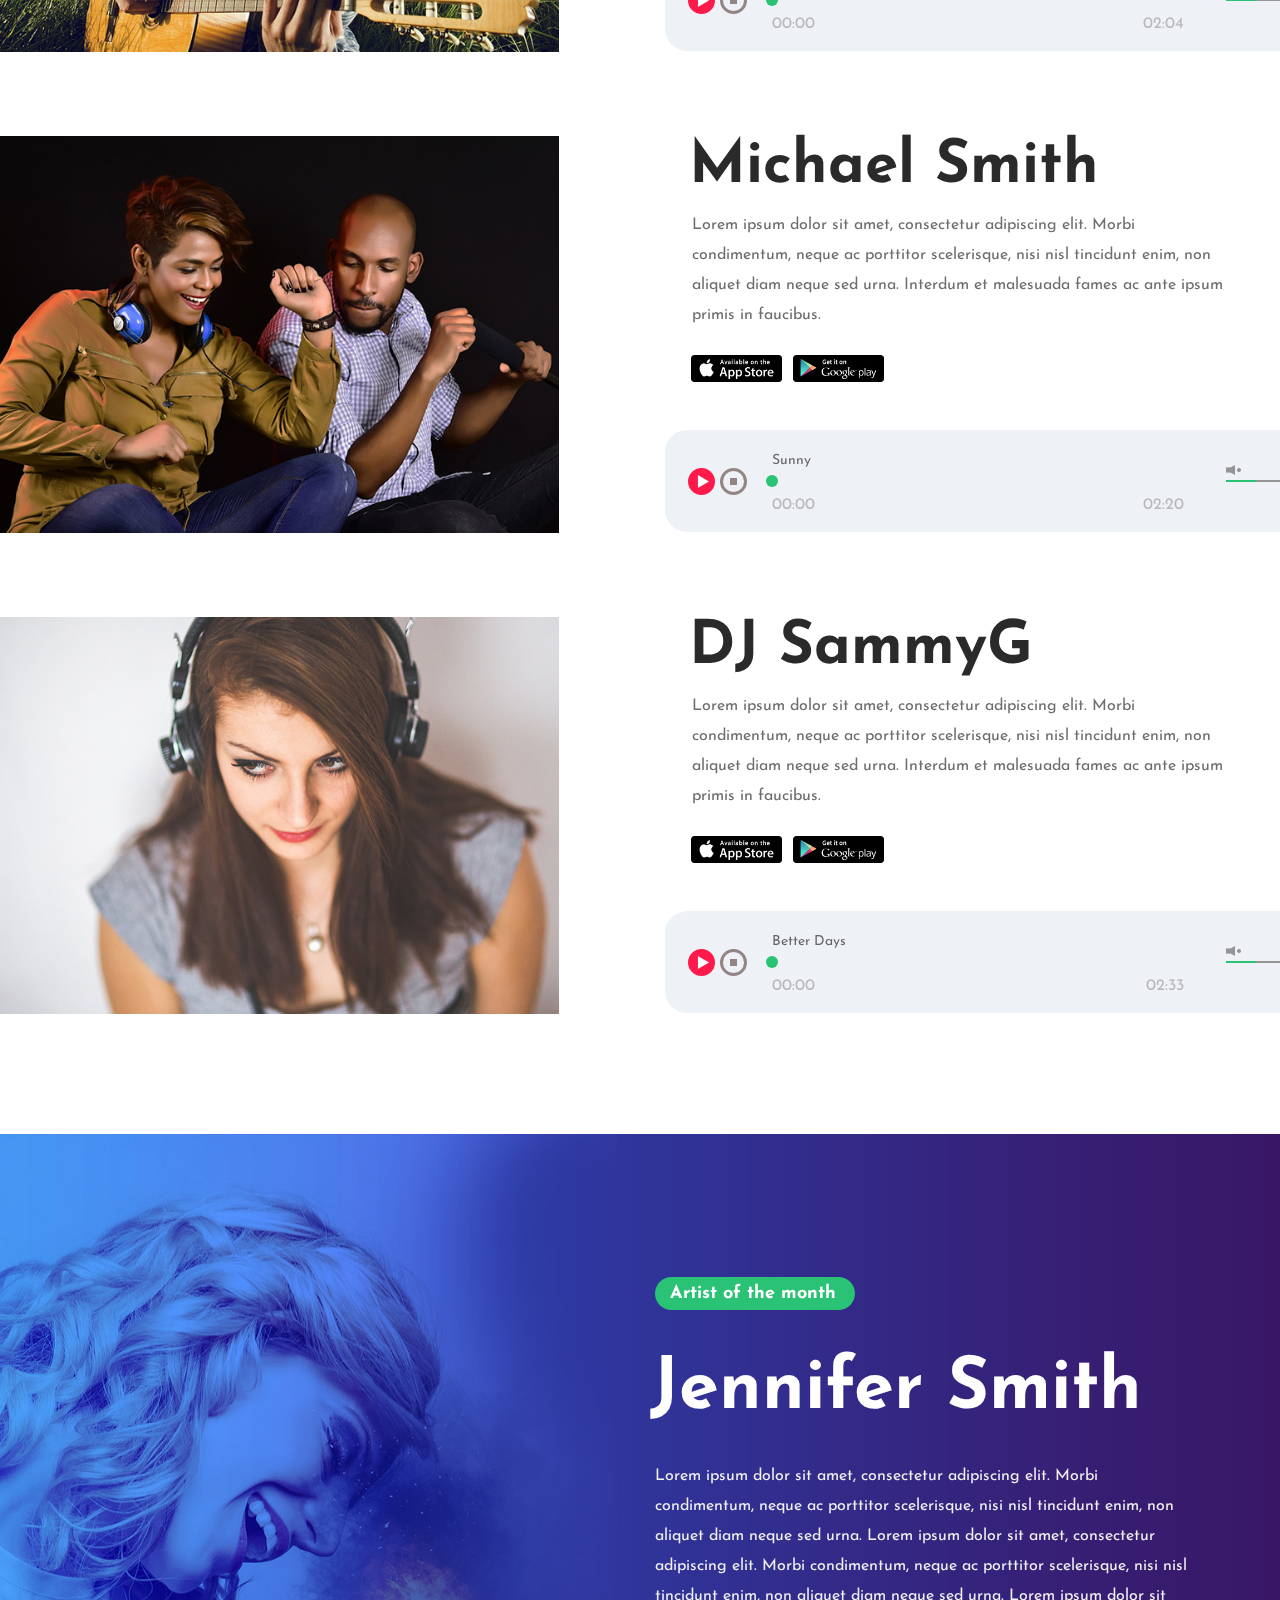
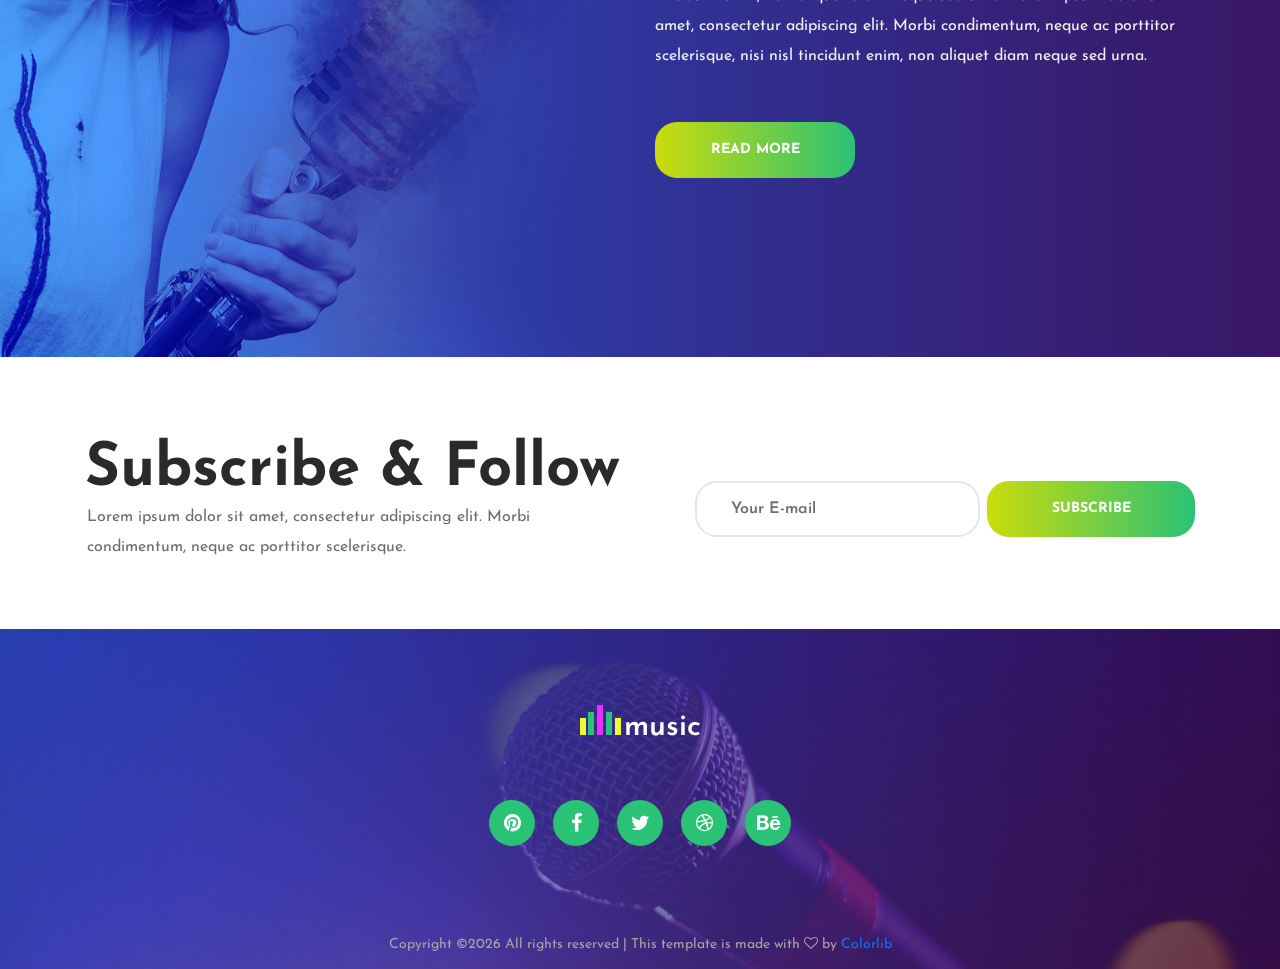
<file: artists.html>
<!DOCTYPE html>
<html lang="en">
<head>
<title>Artists</title>
<meta charset="utf-8">
<meta http-equiv="X-UA-Compatible" content="IE=edge">
<meta name="description" content="Music template project">
<meta name="viewport" content="width=device-width, initial-scale=1">
<link rel="stylesheet" type="text/css" href="styles/bootstrap-4.1.2/bootstrap.min.css">
<link href="plugins/font-awesome-4.7.0/css/font-awesome.min.css" rel="stylesheet" type="text/css">
<link rel="stylesheet" type="text/css" href="plugins/OwlCarousel2-2.3.4/owl.carousel.css">
<link rel="stylesheet" type="text/css" href="plugins/OwlCarousel2-2.3.4/owl.theme.default.css">
<link rel="stylesheet" type="text/css" href="plugins/OwlCarousel2-2.3.4/animate.css">
<link rel="stylesheet" type="text/css" href="styles/artists.css">
<link rel="stylesheet" type="text/css" href="styles/artists_responsive.css">
</head>
<body>

<div class="super_container">
	
	<!-- Header -->

	<header class="header">
		<div class="container">
			<div class="row">
				<div class="col">
					<div class="header_content d-flex flex-row align-items-center justify-content-center">

						<!-- Logo -->
						<div class="logo">
							<a href="#" class="d-flex flex-row align-items-end justify-content-start">
								<span class="logo_bars d-flex flex-row align-items-end justify-content-between"><span></span><span></span><span></span><span></span><span></span></span>
								<span class="logo_text">music</span>
							</a>
						</div>

						<!-- Main Navigation -->
						<nav class="main_nav">
							<ul class="d-flex flex-row align-items-center justify-content-start">
								<li><a href="index.html">Home</a></li>
								<li class="active"><a href="artists.html">Artists</a></li>
								<li><a href="#">Download Music</a></li>
								<li><a href="blog.html">News</a></li>
								<li><a href="contact.html">Contact</a></li>
							</ul>
						</nav>

						<!-- User area -->
						<div class="log_reg d-flex flex-row align-items-center justify-content-start">
							<ul class="d-flex flex-row align-items-start justify-content-start">
								<li><a href="#">Login</a></li>
								<li><a href="#">Register</a></li>
							</ul>

							<!-- Hamburger -->
							<div class="hamburger d-flex flex-column align-items-end justify-content-between"><div></div><div></div><div></div></div>
						</div>
					</div>
				</div>
			</div>
		</div>
	</header>

	<!-- Menu -->

	<div class="menu">
		<div class="menu_container">
			<div class="menu_background"></div>
			<div class="menu_close"><i class="fa fa-times" aria-hidden="true"></i></div>
			<div class="menu_content d-flex flex-column align-items-center justify-content-start">
				<nav class="menu_nav">
					<ul class="d-flex flex-column align-items-center justify-content-start">
						<li><a href="index.html">Home</a></li>
						<li><a href="artists.html">Artists</a></li>
						<li><a href="#">Download Music</a></li>
						<li><a href="blog.html">News</a></li>
						<li><a href="contact.html">Contact</a></li>
					</ul>
				</nav>
			</div>
		</div>
	</div>

	<!-- Home -->

	<div class="home">
		<div class="parallax_background parallax-window" data-parallax="scroll" data-image-src="images/artists.jpg" data-speed="0.8"></div>
		<div class="home_container">
			<div class="container">
				<div class="row">
					<div class="col">
						<div class="home_content text-center">
							<div class="home_title">Artists</div>
						</div>
					</div>
				</div>
			</div>
		</div>
	</div>

	<!-- Search -->

	<div class="search">
		<div class="container">
			<div class="row">
				<div class="col">
					<div class="search_form_container">
						<form action="#" class="search_form" id="search_form">
							<div class="d-flex flex-md-row flex-column align-items-center justify-content-between">
								<input type="text" class="search_input" placeholder="Artist" required="required">
								<input type="text" class="search_input" placeholder="Album" required="required">
								<button class="button search_button"><span>search</span></button>
							</div>
						</form>
					</div>
				</div>
			</div>
		</div>
	</div>

	<!-- Artists -->

	<div class="artists">
		<div class="letters">
			<ul class="d-flex flex-row align-items-start justify-content-center flex-wrap">
				<li><a href="#">a</a></li>
				<li><a href="#">b</a></li>
				<li><a href="#">c</a></li>
				<li><a href="#">d</a></li>
				<li><a href="#">e</a></li>
				<li><a href="#">f</a></li>
				<li><a href="#">g</a></li>
				<li><a href="#">h</a></li>
				<li><a href="#">i</a></li>
				<li><a href="#">j</a></li>
				<li><a href="#">k</a></li>
				<li><a href="#">l</a></li>
				<li><a href="#">m</a></li>
				<li><a href="#">n</a></li>
				<li><a href="#">o</a></li>
				<li><a href="#">p</a></li>
				<li><a href="#">q</a></li>
				<li><a href="#">r</a></li>
				<li><a href="#">s</a></li>
				<li><a href="#">t</a></li>
				<li><a href="#">u</a></li>
				<li><a href="#">v</a></li>
				<li><a href="#">w</a></li>
				<li><a href="#">x</a></li>
				<li><a href="#">y</a></li>
				<li><a href="#">z</a></li>
			</ul>
		</div>
		<div class="artists_container">
			<div class="container">
				<div class="row">
					<div class="col">
						
						<!-- Artist -->
						<div class="artist">
							<div class="row">
								
								<!-- Artist Image -->
								<div class="col-lg-6">
									<div class="artist_image"><img src="images/artist_1.jpg" alt=""></div>
								</div>

								<!-- Artist Content -->
								<div class="col-lg-6 artist_col">
									<div class="artist_content">
										<div class="artist_info">
											<div class="artist_name"><h1><a href="artist.html">Michael James</a></h1></div>
											<div class="artist_text">
												<p>Lorem ipsum dolor sit amet, consectetur adipiscing elit. Morbi condimentum, neque ac porttitor scelerisque, nisi nisl tincidunt enim, non aliquet diam neque sed urna. Interdum et malesuada fames ac ante ipsum primis in faucibus.</p>
											</div>
											<div class="artist_store d-flex flex-row align-items-start justify-content-start flex-wrap">
												<div class="store"><a href="#"><img src="images/appstore.png" alt=""></a></div>
												<div class="store"><a href="#"><img src="images/googleplay.png" alt=""></a></div>
											</div>
										</div>

										<!-- Player -->
										<div class="single_player_container">
											<div class="single_player">
												<div class="jp-jplayer jplayer" data-title="Better Days" data-artist="Bensound" data-ancestor=".jp_container_1" data-url="files/bensound-betterdays.mp3"></div>
												<div class="jp-audio jp_container_1" role="application" aria-label="media player">
													<div class="jp-gui jp-interface single_player_inner d-flex flex-row align-items-center justify-content-start">

														<!-- Player Controls -->
														<div class="player_controls_box">
															<div class="jp-controls-holder player_controls d-flex flex-row align-items-start justify-content-start">
																<button class="jp-play player_button" tabindex="0"></button>
																<button class="jp-stop player_button" tabindex="0"></button>
															</div>
														</div>

														<!-- Progress Bar -->
														<div class="player_bars d-flex flex-row align-items-start justify-content-start">
															<div class="player_progress_box">
																<div class="jp-current-time" role="timer" aria-label="time">00:00</div>
																<div class="song_info">
																	<div class="jp-title" aria-label="title"></div>
																</div>
																<div class="jp-progress">
																	<div class="jp-seek-bar">
																		<div>
																			<div class="jp-play-bar"><span></span></div>
																		</div>
																	</div>
																</div>
																<div class="jp-duration ml-auto" role="timer" aria-label="duration">00:00</div>
															</div>

															<!-- Volume Controls -->
															<div class="jp-volume-controls ml-auto">
																<div class="mute_button">
																	<button class="jp-mute" tabindex="0"></button>
																</div>
																<div class="d-flex flex-row align-items-center justify-content-start">
																	<div class="jp-volume-bar">
																		<div>
																			<div class="jp-volume-bar-value"></div>
																		</div>
																	</div>
																</div>
															</div>
														</div>
														
													</div>
													<div class="jp-no-solution">
														<span>Update Required</span>
														To play the media you will need to either update your browser to a recent version or update your <a href="http://get.adobe.com/flashplayer/" target="_blank">Flash plugin</a>
													</div>
												</div>
											</div>
										</div>
									</div>
								</div>

							</div>
						</div>

						<!-- Artist -->
						<div class="artist">
							<div class="row">
								
								<!-- Artist Image -->
								<div class="col-lg-6">
									<div class="artist_image"><img src="images/artist_2.jpg" alt=""></div>
								</div>

								<!-- Artist Content -->
								<div class="col-lg-6 artist_col">
									<div class="artist_content">
										<div class="artist_info">
											<div class="artist_name"><h1><a href="artist.html">Samuel Doe</a></h1></div>
											<div class="artist_text">
												<p>Lorem ipsum dolor sit amet, consectetur adipiscing elit. Morbi condimentum, neque ac porttitor scelerisque, nisi nisl tincidunt enim, non aliquet diam neque sed urna. Interdum et malesuada fames ac ante ipsum primis in faucibus.</p>
											</div>
											<div class="artist_store d-flex flex-row align-items-start justify-content-start flex-wrap">
												<div class="store"><a href="#"><img src="images/appstore.png" alt=""></a></div>
												<div class="store"><a href="#"><img src="images/googleplay.png" alt=""></a></div>
											</div>
										</div>

										<!-- Player -->
										<div class="single_player_container">
											<div class="single_player">
												<div class="jp-jplayer jplayer" data-title="Dubstep" data-artist="Bensound" data-ancestor=".jp_container_2" data-url="files/bensound-dubstep.mp3"></div>
												<div class="jp-audio jp_container_2" role="application" aria-label="media player">
													<div class="jp-gui jp-interface single_player_inner d-flex flex-row align-items-center justify-content-start">

														<!-- Player Controls -->
														<div class="player_controls_box">
															<div class="jp-controls-holder player_controls d-flex flex-row align-items-start justify-content-start">
																<button class="jp-play player_button" tabindex="0"></button>
																<button class="jp-stop player_button" tabindex="0"></button>
															</div>
														</div>

														<!-- Progress Bar -->
														<div class="player_bars d-flex flex-row align-items-start justify-content-start">
															<div class="player_progress_box">
																<div class="jp-current-time" role="timer" aria-label="time">00:00</div>
																<div class="song_info">
																	<div class="jp-title" aria-label="title"></div>
																</div>
																<div class="jp-progress">
																	<div class="jp-seek-bar">
																		<div>
																			<div class="jp-play-bar"><span></span></div>
																		</div>
																	</div>
																</div>
																<div class="jp-duration ml-auto" role="timer" aria-label="duration">00:00</div>
															</div>

															<!-- Volume Controls -->
															<div class="jp-volume-controls ml-auto">
																<div class="mute_button">
																	<button class="jp-mute" tabindex="0"></button>
																</div>
																<div class="d-flex flex-row align-items-center justify-content-start">
																	<div class="jp-volume-bar">
																		<div>
																			<div class="jp-volume-bar-value"></div>
																		</div>
																	</div>
																</div>
															</div>
														</div>
														
													</div>
													<div class="jp-no-solution">
														<span>Update Required</span>
														To play the media you will need to either update your browser to a recent version or update your <a href="http://get.adobe.com/flashplayer/" target="_blank">Flash plugin</a>
													</div>
												</div>
											</div>
										</div>
									</div>
								</div>

							</div>
						</div>

						<!-- Artist -->
						<div class="artist">
							<div class="row">
								
								<!-- Artist Image -->
								<div class="col-lg-6">
									<div class="artist_image"><img src="images/artist_3.jpg" alt=""></div>
								</div>

								<!-- Artist Content -->
								<div class="col-lg-6 artist_col">
									<div class="artist_content">
										<div class="artist_info">
											<div class="artist_name"><h1><a href="artist.html">Michael Smith</a></h1></div>
											<div class="artist_text">
												<p>Lorem ipsum dolor sit amet, consectetur adipiscing elit. Morbi condimentum, neque ac porttitor scelerisque, nisi nisl tincidunt enim, non aliquet diam neque sed urna. Interdum et malesuada fames ac ante ipsum primis in faucibus.</p>
											</div>
											<div class="artist_store d-flex flex-row align-items-start justify-content-start flex-wrap">
												<div class="store"><a href="#"><img src="images/appstore.png" alt=""></a></div>
												<div class="store"><a href="#"><img src="images/googleplay.png" alt=""></a></div>
											</div>
										</div>

										<!-- Player -->
										<div class="single_player_container">
											<div class="single_player">
												<div class="jp-jplayer jplayer" data-title="Sunny" data-artist="Bensound" data-ancestor=".jp_container_3" data-url="files/bensound-sunny.mp3"></div>
												<div class="jp-audio jp_container_3" role="application" aria-label="media player">
													<div class="jp-gui jp-interface single_player_inner d-flex flex-row align-items-center justify-content-start">

														<!-- Player Controls -->
														<div class="player_controls_box">
															<div class="jp-controls-holder player_controls d-flex flex-row align-items-start justify-content-start">
																<button class="jp-play player_button" tabindex="0"></button>
																<button class="jp-stop player_button" tabindex="0"></button>
															</div>
														</div>

														<!-- Progress Bar -->
														<div class="player_bars d-flex flex-row align-items-start justify-content-start">
															<div class="player_progress_box">
																<div class="jp-current-time" role="timer" aria-label="time">00:00</div>
																<div class="song_info">
																	<div class="jp-title" aria-label="title"></div>
																</div>
																<div class="jp-progress">
																	<div class="jp-seek-bar">
																		<div>
																			<div class="jp-play-bar"><span></span></div>
																		</div>
																	</div>
																</div>
																<div class="jp-duration ml-auto" role="timer" aria-label="duration">00:00</div>
															</div>

															<!-- Volume Controls -->
															<div class="jp-volume-controls ml-auto">
																<div class="mute_button">
																	<button class="jp-mute" tabindex="0"></button>
																</div>
																<div class="d-flex flex-row align-items-center justify-content-start">
																	<div class="jp-volume-bar">
																		<div>
																			<div class="jp-volume-bar-value"></div>
																		</div>
																	</div>
																</div>
															</div>
														</div>
														
													</div>
													<div class="jp-no-solution">
														<span>Update Required</span>
														To play the media you will need to either update your browser to a recent version or update your <a href="http://get.adobe.com/flashplayer/" target="_blank">Flash plugin</a>
													</div>
												</div>
											</div>
										</div>
									</div>
								</div>

							</div>
						</div>

						<!-- Artist -->
						<div class="artist">
							<div class="row">
								
								<!-- Artist Image -->
								<div class="col-lg-6">
									<div class="artist_image"><img src="images/artist_4.jpg" alt=""></div>
								</div>

								<!-- Artist Content -->
								<div class="col-lg-6 artist_col">
									<div class="artist_content">
										<div class="artist_info">
											<div class="artist_name"><h1><a href="artist.html">DJ SammyG</a></h1></div>
											<div class="artist_text">
												<p>Lorem ipsum dolor sit amet, consectetur adipiscing elit. Morbi condimentum, neque ac porttitor scelerisque, nisi nisl tincidunt enim, non aliquet diam neque sed urna. Interdum et malesuada fames ac ante ipsum primis in faucibus.</p>
											</div>
											<div class="artist_store d-flex flex-row align-items-start justify-content-start flex-wrap">
												<div class="store"><a href="#"><img src="images/appstore.png" alt=""></a></div>
												<div class="store"><a href="#"><img src="images/googleplay.png" alt=""></a></div>
											</div>
										</div>

										<!-- Player -->
										<div class="single_player_container">
											<div class="single_player">
												<div class="jp-jplayer jplayer" data-title="Better Days" data-artist="Bensound" data-ancestor=".jp_container_4" data-url="files/bensound-betterdays.mp3"></div>
												<div class="jp-audio jp_container_4" role="application" aria-label="media player">
													<div class="jp-gui jp-interface single_player_inner d-flex flex-row align-items-center justify-content-start">

														<!-- Player Controls -->
														<div class="player_controls_box">
															<div class="jp-controls-holder player_controls d-flex flex-row align-items-start justify-content-start">
																<button class="jp-play player_button" tabindex="0"></button>
																<button class="jp-stop player_button" tabindex="0"></button>
															</div>
														</div>

														<!-- Progress Bar -->
														<div class="player_bars d-flex flex-row align-items-start justify-content-start">
															<div class="player_progress_box">
																<div class="jp-current-time" role="timer" aria-label="time">00:00</div>
																<div class="song_info">
																	<div class="jp-title" aria-label="title"></div>
																</div>
																<div class="jp-progress">
																	<div class="jp-seek-bar">
																		<div>
																			<div class="jp-play-bar"><span></span></div>
																		</div>
																	</div>
																</div>
																<div class="jp-duration ml-auto" role="timer" aria-label="duration">00:00</div>
															</div>

															<!-- Volume Controls -->
															<div class="jp-volume-controls ml-auto">
																<div class="mute_button">
																	<button class="jp-mute" tabindex="0"></button>
																</div>
																<div class="d-flex flex-row align-items-center justify-content-start">
																	<div class="jp-volume-bar">
																		<div>
																			<div class="jp-volume-bar-value"></div>
																		</div>
																	</div>
																</div>
															</div>
														</div>
														
													</div>
													<div class="jp-no-solution">
														<span>Update Required</span>
														To play the media you will need to either update your browser to a recent version or update your <a href="http://get.adobe.com/flashplayer/" target="_blank">Flash plugin</a>
													</div>
												</div>
											</div>
										</div>
									</div>
								</div>

							</div>
						</div>

					</div>
				</div>
			</div>
		</div>
	</div>

	<!-- Featured Artist -->

	<div class="featured_artist">
		<div class="background_image" style="background-image:url(images/featured_artist_1.jpg)"></div>
		<div class="container">
			<div class="row row-lg-eq-height">

				<!-- Featured Artist Content -->
				<div class="col-lg-6 offset-lg-6">
					<div class="featured_artist_content">
						<div class="featured_subtitle">Artist of the month</div>
						<div class="featured_title"><h1>Jennifer Smith</h1></div>
						<div class="featured_artist_text">
							<p>Lorem ipsum dolor sit amet, consectetur adipiscing elit. Morbi condimentum, neque ac porttitor scelerisque, nisi nisl tincidunt enim, non aliquet diam neque sed urna. Lorem ipsum dolor sit amet, consectetur adipiscing elit. Morbi condimentum, neque ac porttitor scelerisque, nisi nisl tincidunt enim, non aliquet diam neque sed urna. Lorem ipsum dolor sit amet, consectetur adipiscing elit. Morbi condimentum, neque ac porttitor scelerisque, nisi nisl tincidunt enim, non aliquet diam neque sed urna.</p>
						</div>
						<div class="button featured_artist_button"><a href="artist.html">read more</a></div>
					</div>
				</div>

			</div>
		</div>
	</div>

	<!-- Newsletter -->

	<div class="newsletter">
		<div class="container">
			<div class="row">

				<!-- Newsletter Content -->
				<div class="col-xl-6">
					<div class="newsletter_content">
						<div class="section_title"><h1>Subscribe & Follow</h1></div>
						<div class="newsletter_text">
							<p>Lorem ipsum dolor sit amet, consectetur adipiscing elit. Morbi condimentum, neque ac porttitor scelerisque.</p>
						</div>
					</div>
				</div>

				<!-- Newsletter Form -->
				<div class="col-xl-6 nl_col">
					<div class="newsletter_form_container d-flex flex-column align-items-start justify-content-end">
						<form action="#" class="newsletter_form" id="newsletter_form">
							<div class="d-flex flex-row align-items-start justify-content-between">
								<input type="email" class="newsletter_input" placeholder="Your E-mail" required="required">
								<button class="button newsletter_button"><span>subscribe</span></button>
							</div>
						</form>
					</div>
				</div>

			</div>
		</div>
	</div>

	<!-- Footer -->

	<footer class="footer">
		<div class="background_image" style="background-image:url(images/footer.jpg)"></div>
		<div class="footer_content">
			<div class="container">
				<div class="row">
					<div class="col text-center">

						<!-- Logo -->
						<div class="logo">
							<a href="#" class="d-flex flex-row align-items-end justify-content-start">
								<span class="logo_bars d-flex flex-row align-items-end justify-content-between"><span></span><span></span><span></span><span></span><span></span></span>
								<span class="logo_text">music</span>
							</a>
						</div>

						<!-- Footer Social -->
						<div class="footer_social">
							<ul class="d-flex flex-row align-items-center justify-content-center">
								<li><a href="#"><i class="fa fa-pinterest" aria-hidden="true"></i></a></li>
								<li><a href="#"><i class="fa fa-facebook" aria-hidden="true"></i></a></li>
								<li><a href="#"><i class="fa fa-twitter" aria-hidden="true"></i></a></li>
								<li><a href="#"><i class="fa fa-dribbble" aria-hidden="true"></i></a></li>
								<li><a href="#"><i class="fa fa-behance" aria-hidden="true"></i></a></li>
							</ul>
						</div>

					</div>
				</div>
			</div>
		</div>
		<div class="footer_bar">
			<div class="container">
				<div class="row">
					<div class="col">
						<div class="copyright text-center"><!-- Link back to Colorlib can't be removed. Template is licensed under CC BY 3.0. -->
Copyright &copy;<script>document.write(new Date().getFullYear());</script> All rights reserved | This template is made with <i class="fa fa-heart-o" aria-hidden="true"></i> by <a href="https://colorlib.com" target="_blank">Colorlib</a>
<!-- Link back to Colorlib can't be removed. Template is licensed under CC BY 3.0. --></div>
					</div>
				</div>
			</div>
		</div>
			
	</footer>
</div>

<script src="js/jquery-3.3.1.min.js"></script>
<script src="styles/bootstrap-4.1.2/popper.js"></script>
<script src="styles/bootstrap-4.1.2/bootstrap.min.js"></script>
<script src="plugins/greensock/TweenMax.min.js"></script>
<script src="plugins/greensock/TimelineMax.min.js"></script>
<script src="plugins/scrollmagic/ScrollMagic.min.js"></script>
<script src="plugins/greensock/animation.gsap.min.js"></script>
<script src="plugins/greensock/ScrollToPlugin.min.js"></script>
<script src="plugins/OwlCarousel2-2.3.4/owl.carousel.js"></script>
<script src="plugins/jPlayer/jquery.jplayer.min.js"></script>
<script src="plugins/jPlayer/jplayer.playlist.min.js"></script>
<script src="plugins/easing/easing.js"></script>
<script src="plugins/progressbar/progressbar.min.js"></script>
<script src="plugins/parallax-js-master/parallax.min.js"></script>
<script src="plugins/scrollTo/jquery.scrollTo.min.js"></script>
<script src="js/artists.js"></script>
</body>
</html>
</file>
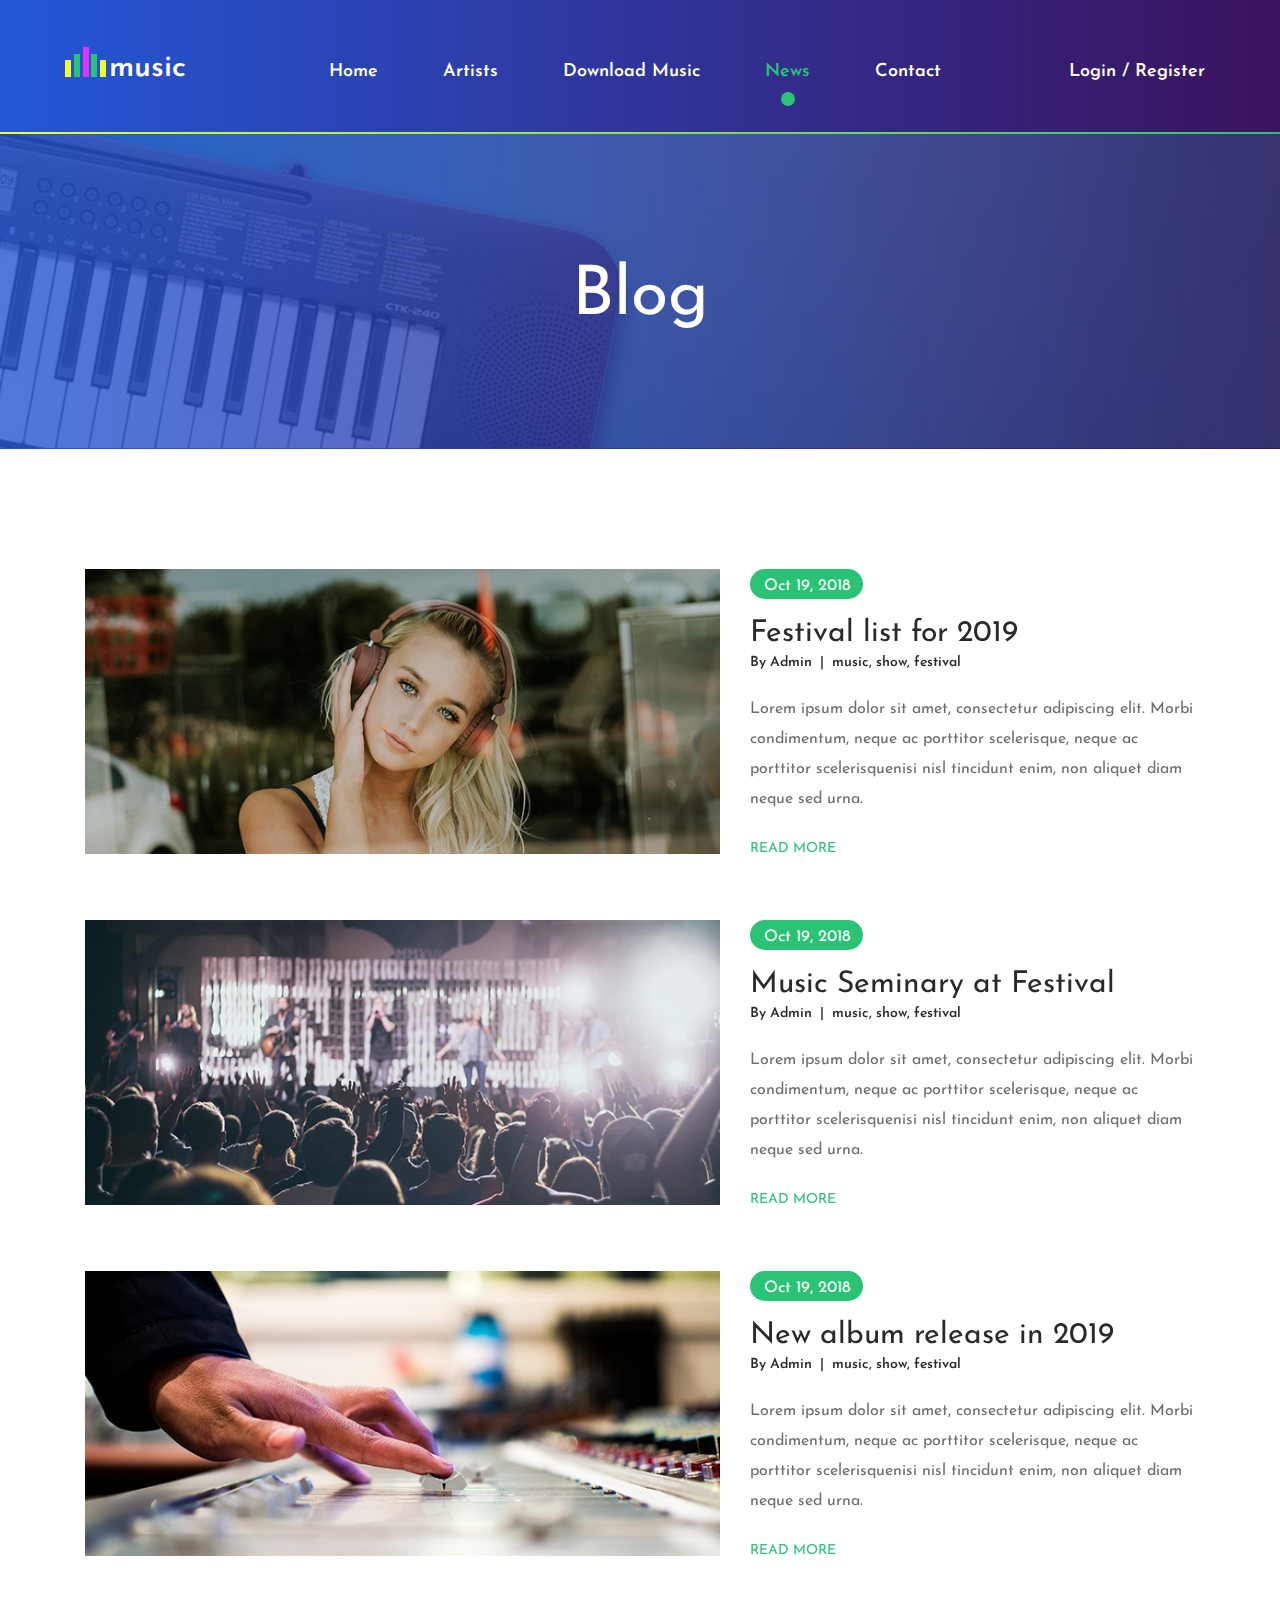
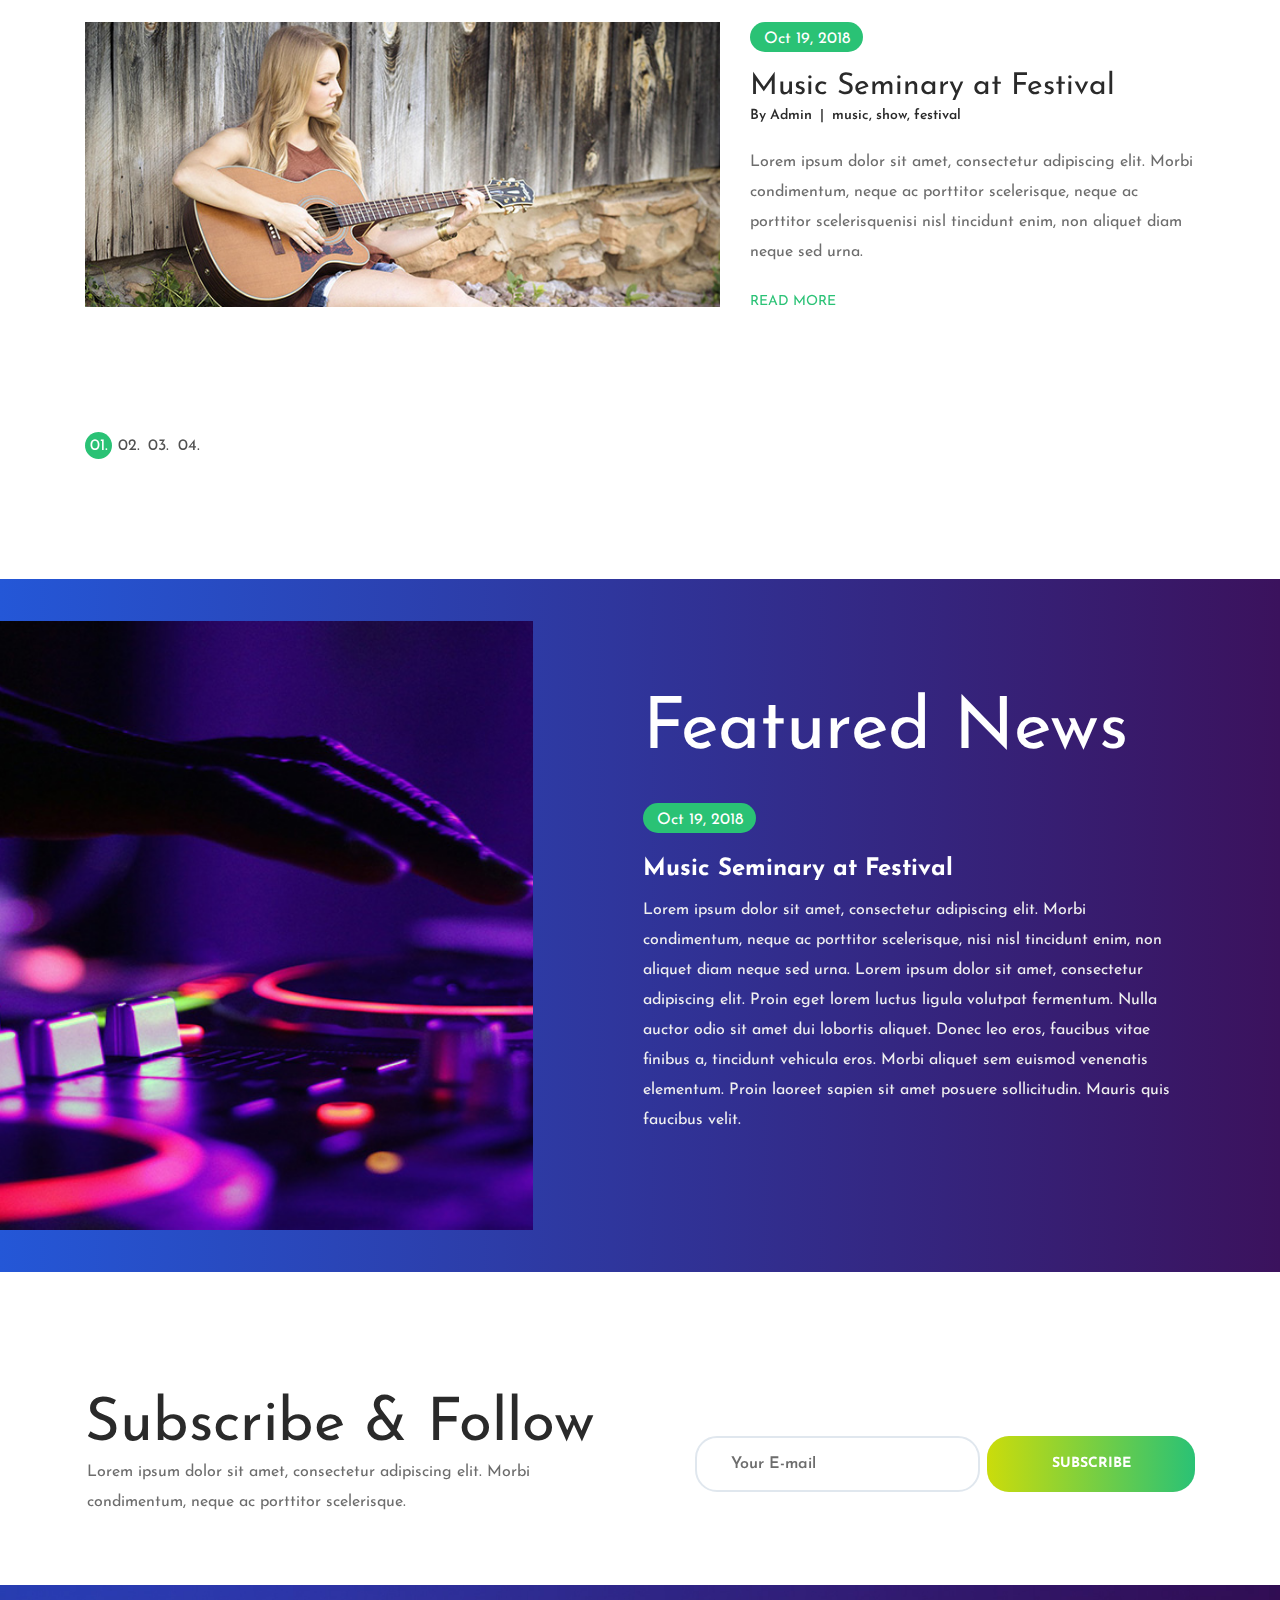
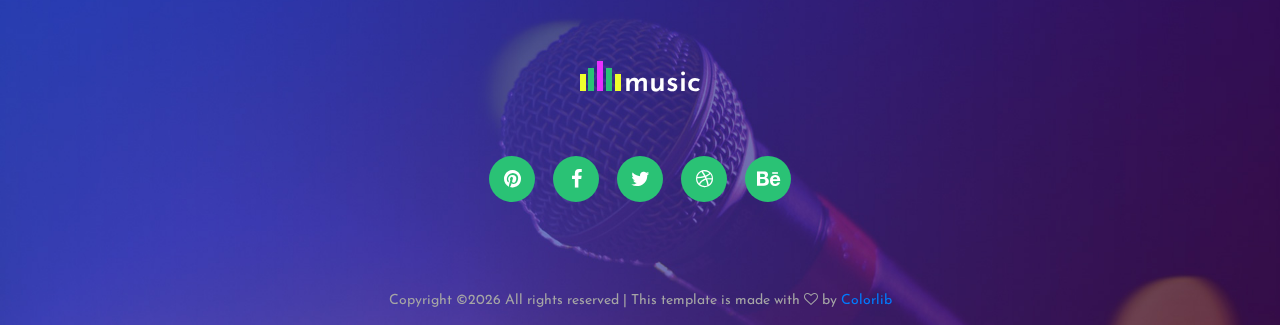
<file: blog.html>
<!DOCTYPE html>
<html lang="en">
<head>
<title>Blog</title>
<meta charset="utf-8">
<meta http-equiv="X-UA-Compatible" content="IE=edge">
<meta name="description" content="Music template project">
<meta name="viewport" content="width=device-width, initial-scale=1">
<link rel="stylesheet" type="text/css" href="styles/bootstrap-4.1.2/bootstrap.min.css">
<link href="plugins/font-awesome-4.7.0/css/font-awesome.min.css" rel="stylesheet" type="text/css">
<link rel="stylesheet" type="text/css" href="styles/blog.css">
<link rel="stylesheet" type="text/css" href="styles/blog_responsive.css">
</head>
<body>

<div class="super_container">
	
	<!-- Header -->

	<header class="header">
		<div class="container">
			<div class="row">
				<div class="col">
					<div class="header_content d-flex flex-row align-items-center justify-content-center">

						<!-- Logo -->
						<div class="logo">
							<a href="#" class="d-flex flex-row align-items-end justify-content-start">
								<span class="logo_bars d-flex flex-row align-items-end justify-content-between"><span></span><span></span><span></span><span></span><span></span></span>
								<span class="logo_text">music</span>
							</a>
						</div>

						<!-- Main Navigation -->
						<nav class="main_nav">
							<ul class="d-flex flex-row align-items-center justify-content-start">
								<li><a href="index.html">Home</a></li>
								<li><a href="artists.html">Artists</a></li>
								<li><a href="#">Download Music</a></li>
								<li class="active"><a href="blog.html">News</a></li>
								<li><a href="contact.html">Contact</a></li>
							</ul>
						</nav>

						<!-- User area -->
						<div class="log_reg d-flex flex-row align-items-center justify-content-start">
							<ul class="d-flex flex-row align-items-start justify-content-start">
								<li><a href="#">Login</a></li>
								<li><a href="#">Register</a></li>
							</ul>

							<!-- Hamburger -->
							<div class="hamburger d-flex flex-column align-items-end justify-content-between"><div></div><div></div><div></div></div>
						</div>
					</div>
				</div>
			</div>
		</div>
	</header>

	<!-- Menu -->

	<div class="menu">
		<div class="menu_container">
			<div class="menu_background"></div>
			<div class="menu_close"><i class="fa fa-times" aria-hidden="true"></i></div>
			<div class="menu_content d-flex flex-column align-items-center justify-content-start">
				<nav class="menu_nav">
					<ul class="d-flex flex-column align-items-center justify-content-start">
						<li><a href="index.html">Home</a></li>
						<li><a href="artists.html">Artists</a></li>
						<li><a href="#">Download Music</a></li>
						<li><a href="blog.html">News</a></li>
						<li><a href="contact.html">Contact</a></li>
					</ul>
				</nav>
			</div>
		</div>
	</div>

	<!-- Home -->

	<div class="home">
		<div class="parallax_background parallax-window" data-parallax="scroll" data-image-src="images/blog.jpg" data-speed="0.8"></div>
		<div class="home_container">
			<div class="container">
				<div class="row">
					<div class="col">
						<div class="home_content text-center">
							<div class="home_title">Blog</div>
						</div>
					</div>
				</div>
			</div>
		</div>
	</div>

	<!-- Blog -->

	<div class="blog">
		<div class="container">
			<div class="row">
				<div class="col">
					<div class="blog_posts">
						
						<!-- Blog Post -->
						<div class="blog_post">
							<div class="row">
								
								<!-- Blog Post Image -->
								<div class="col-lg-7">
									<div class="blog_post_image"><img src="images/blog_1.jpg" alt=""></div>
								</div>

								<!-- Blog Post Content -->
								<div class="col-lg-5 blog_col">
									<div class="blog_post_content">
										<div class="blog_post_date"><a href="#">Oct 19, 2018</a></div>
										<div class="blog_post_title"><a href="#">Festival list for 2019</a></div>
										<div class="blog_post_info">
											<ul class="d-flex flex-row align-items-start justify-content-start">
												<li>By <a href="#">Admin</a></li>
												<li>
													<ul class="d-flex flex-row align-items-start justify-content-start">
														<li><a href="#">music</a></li>
														<li><a href="#">show</a></li>
														<li><a href="#">festival</a></li>
													</ul>
												</li>
											</ul>
										</div>
										<div class="blog_post_text">
											<p>Lorem ipsum dolor sit amet, consectetur adipiscing elit. Morbi condimentum, neque ac porttitor scelerisque, neque ac porttitor scelerisquenisi nisl tincidunt enim, non aliquet diam neque sed urna.</p>
										</div>
										<div class="blog_post_link"><a href="#">read more</a></div>
									</div>
								</div>

							</div>
						</div>

						<!-- Blog Post -->
						<div class="blog_post">
							<div class="row">
								
								<!-- Blog Post Image -->
								<div class="col-lg-7">
									<div class="blog_post_image"><img src="images/blog_2.jpg" alt=""></div>
								</div>

								<!-- Blog Post Content -->
								<div class="col-lg-5 blog_col">
									<div class="blog_post_content">
										<div class="blog_post_date"><a href="#">Oct 19, 2018</a></div>
										<div class="blog_post_title"><a href="#">Music Seminary at Festival</a></div>
										<div class="blog_post_info">
											<ul class="d-flex flex-row align-items-start justify-content-start">
												<li>By <a href="#">Admin</a></li>
												<li>
													<ul class="d-flex flex-row align-items-start justify-content-start">
														<li><a href="#">music</a></li>
														<li><a href="#">show</a></li>
														<li><a href="#">festival</a></li>
													</ul>
												</li>
											</ul>
										</div>
										<div class="blog_post_text">
											<p>Lorem ipsum dolor sit amet, consectetur adipiscing elit. Morbi condimentum, neque ac porttitor scelerisque, neque ac porttitor scelerisquenisi nisl tincidunt enim, non aliquet diam neque sed urna.</p>
										</div>
										<div class="blog_post_link"><a href="#">read more</a></div>
									</div>
								</div>

							</div>
						</div>

						<!-- Blog Post -->
						<div class="blog_post">
							<div class="row">
								
								<!-- Blog Post Image -->
								<div class="col-lg-7">
									<div class="blog_post_image"><img src="images/blog_3.jpg" alt=""></div>
								</div>

								<!-- Blog Post Content -->
								<div class="col-lg-5 blog_col">
									<div class="blog_post_content">
										<div class="blog_post_date"><a href="#">Oct 19, 2018</a></div>
										<div class="blog_post_title"><a href="#">New album release in 2019</a></div>
										<div class="blog_post_info">
											<ul class="d-flex flex-row align-items-start justify-content-start">
												<li>By <a href="#">Admin</a></li>
												<li>
													<ul class="d-flex flex-row align-items-start justify-content-start">
														<li><a href="#">music</a></li>
														<li><a href="#">show</a></li>
														<li><a href="#">festival</a></li>
													</ul>
												</li>
											</ul>
										</div>
										<div class="blog_post_text">
											<p>Lorem ipsum dolor sit amet, consectetur adipiscing elit. Morbi condimentum, neque ac porttitor scelerisque, neque ac porttitor scelerisquenisi nisl tincidunt enim, non aliquet diam neque sed urna.</p>
										</div>
										<div class="blog_post_link"><a href="#">read more</a></div>
									</div>
								</div>

							</div>
						</div>

						<!-- Blog Post -->
						<div class="blog_post">
							<div class="row">
								
								<!-- Blog Post Image -->
								<div class="col-lg-7">
									<div class="blog_post_image"><img src="images/blog_4.jpg" alt=""></div>
								</div>

								<!-- Blog Post Content -->
								<div class="col-lg-5 blog_col">
									<div class="blog_post_content">
										<div class="blog_post_date"><a href="#">Oct 19, 2018</a></div>
										<div class="blog_post_title"><a href="#">Music Seminary at Festival</a></div>
										<div class="blog_post_info">
											<ul class="d-flex flex-row align-items-start justify-content-start">
												<li>By <a href="#">Admin</a></li>
												<li>
													<ul class="d-flex flex-row align-items-start justify-content-start">
														<li><a href="#">music</a></li>
														<li><a href="#">show</a></li>
														<li><a href="#">festival</a></li>
													</ul>
												</li>
											</ul>
										</div>
										<div class="blog_post_text">
											<p>Lorem ipsum dolor sit amet, consectetur adipiscing elit. Morbi condimentum, neque ac porttitor scelerisque, neque ac porttitor scelerisquenisi nisl tincidunt enim, non aliquet diam neque sed urna.</p>
										</div>
										<div class="blog_post_link"><a href="#">read more</a></div>
									</div>
								</div>

							</div>
						</div>
						
						<!-- Page Nav -->
						<div class="page_nav">
							<ul class="d-flex flex-row align-items-start justify-content-start">
								<li class="active"><a href="#">01.</a></li>
								<li><a href="#">02.</a></li>
								<li><a href="#">03.</a></li>
								<li><a href="#">04.</a></li>
							</ul>
						</div>
					</div>
				</div>
			</div>
		</div>
	</div>

	<!-- Featured News -->

	<div class="featured_news container_reset">
		<div class="container">
			<div class="row">
				
				<!-- Featured News Image -->
				<div class="col-xl-5">
					<div class="featured_news_image">
						<div class="background_image" style="background-image:url(images/featured_news.jpg)"></div>
					</div>
				</div>

				<!-- Featured News Content -->
				<div class="col-xl-7">
					<div class="featured_news_content">
						<div class="featured_news_title">Featured News</div>
						<div class="blog_post_date"><a href="#">Oct 19, 2018</a></div>
						<div class="featured_blog_post_title"><a href="#">Music Seminary at Festival</a></div>
						<div class="featured_blog_post_text">
							<p>Lorem ipsum dolor sit amet, consectetur adipiscing elit. Morbi condimentum, neque ac porttitor scelerisque, nisi nisl tincidunt enim, non aliquet diam neque sed urna. Lorem ipsum dolor sit amet, consectetur adipiscing elit. Proin eget lorem luctus ligula volutpat fermentum. Nulla auctor odio sit amet dui lobortis aliquet. Donec leo eros, faucibus vitae finibus a, tincidunt vehicula eros. Morbi aliquet sem euismod venenatis elementum. Proin laoreet sapien sit amet posuere sollicitudin. Mauris quis faucibus velit.</p>
						</div>
					</div>
				</div>

			</div>
		</div>
	</div>

	<!-- Newsletter -->

	<div class="newsletter">
		<div class="container">
			<div class="row">

				<!-- Newsletter Content -->
				<div class="col-xl-6">
					<div class="newsletter_content">
						<div class="section_title"><h1>Subscribe & Follow</h1></div>
						<div class="newsletter_text">
							<p>Lorem ipsum dolor sit amet, consectetur adipiscing elit. Morbi condimentum, neque ac porttitor scelerisque.</p>
						</div>
					</div>
				</div>

				<!-- Newsletter Form -->
				<div class="col-xl-6 nl_col">
					<div class="newsletter_form_container d-flex flex-column align-items-start justify-content-end">
						<form action="#" class="newsletter_form" id="newsletter_form">
							<div class="d-flex flex-row align-items-start justify-content-between">
								<input type="email" class="newsletter_input" placeholder="Your E-mail" required="required">
								<button class="button newsletter_button"><span>subscribe</span></button>
							</div>
						</form>
					</div>
				</div>

			</div>
		</div>
	</div>

	<!-- Footer -->

	<footer class="footer">
		<div class="background_image" style="background-image:url(images/footer.jpg)"></div>
		<div class="footer_content">
			<div class="container">
				<div class="row">
					<div class="col text-center">

						<!-- Logo -->
						<div class="logo">
							<a href="#" class="d-flex flex-row align-items-end justify-content-start">
								<span class="logo_bars d-flex flex-row align-items-end justify-content-between"><span></span><span></span><span></span><span></span><span></span></span>
								<span class="logo_text">music</span>
							</a>
						</div>

						<!-- Footer Social -->
						<div class="footer_social">
							<ul class="d-flex flex-row align-items-center justify-content-center">
								<li><a href="#"><i class="fa fa-pinterest" aria-hidden="true"></i></a></li>
								<li><a href="#"><i class="fa fa-facebook" aria-hidden="true"></i></a></li>
								<li><a href="#"><i class="fa fa-twitter" aria-hidden="true"></i></a></li>
								<li><a href="#"><i class="fa fa-dribbble" aria-hidden="true"></i></a></li>
								<li><a href="#"><i class="fa fa-behance" aria-hidden="true"></i></a></li>
							</ul>
						</div>

					</div>
				</div>
			</div>
		</div>
		<div class="footer_bar">
			<div class="container">
				<div class="row">
					<div class="col">
						<div class="copyright text-center"><!-- Link back to Colorlib can't be removed. Template is licensed under CC BY 3.0. -->
Copyright &copy;<script>document.write(new Date().getFullYear());</script> All rights reserved | This template is made with <i class="fa fa-heart-o" aria-hidden="true"></i> by <a href="https://colorlib.com" target="_blank">Colorlib</a>
<!-- Link back to Colorlib can't be removed. Template is licensed under CC BY 3.0. --></div>
					</div>
				</div>
			</div>
		</div>
			
	</footer>
</div>

<script src="js/jquery-3.3.1.min.js"></script>
<script src="styles/bootstrap-4.1.2/popper.js"></script>
<script src="styles/bootstrap-4.1.2/bootstrap.min.js"></script>
<script src="plugins/greensock/TweenMax.min.js"></script>
<script src="plugins/greensock/TimelineMax.min.js"></script>
<script src="plugins/scrollmagic/ScrollMagic.min.js"></script>
<script src="plugins/greensock/animation.gsap.min.js"></script>
<script src="plugins/greensock/ScrollToPlugin.min.js"></script>
<script src="plugins/jPlayer/jquery.jplayer.min.js"></script>
<script src="plugins/jPlayer/jplayer.playlist.min.js"></script>
<script src="plugins/easing/easing.js"></script>
<script src="plugins/progressbar/progressbar.min.js"></script>
<script src="plugins/parallax-js-master/parallax.min.js"></script>
<script src="plugins/scrollTo/jquery.scrollTo.min.js"></script>
<script src="js/blog.js"></script>
</body>
</html>
</file>
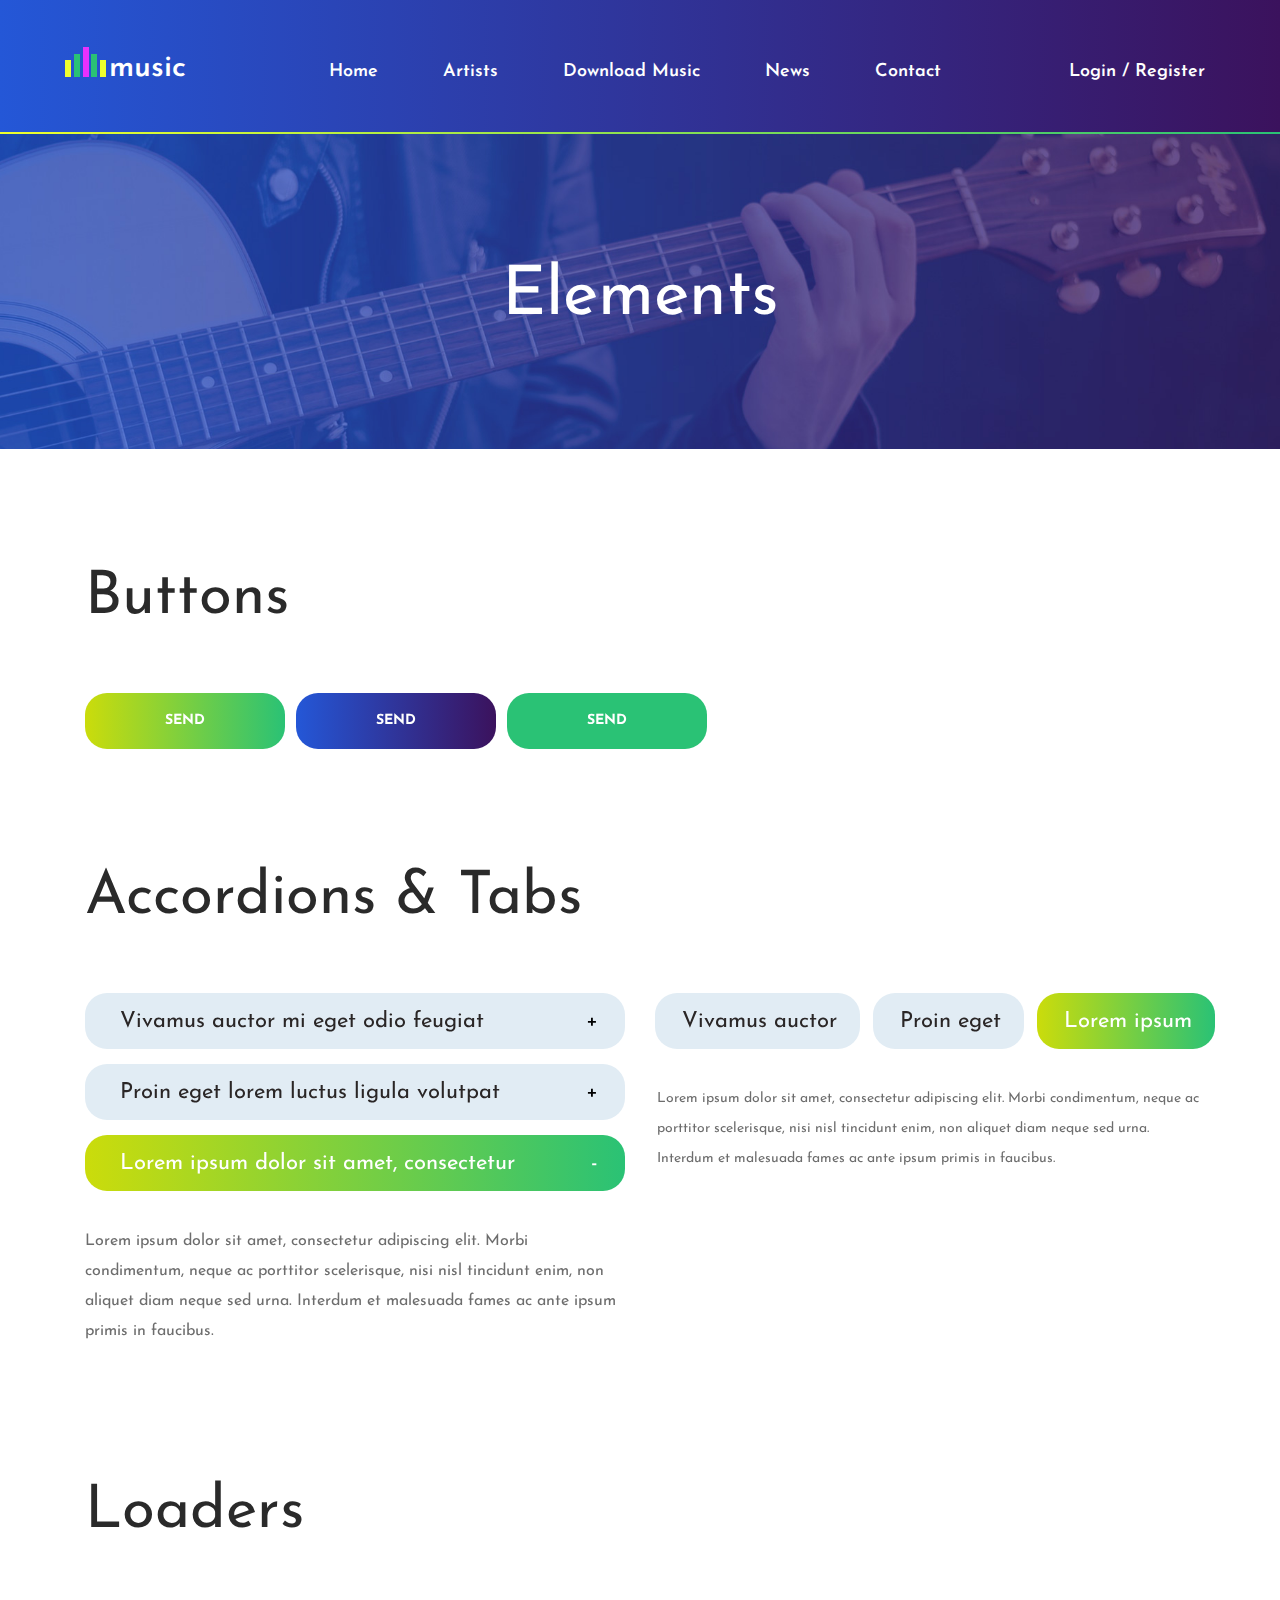
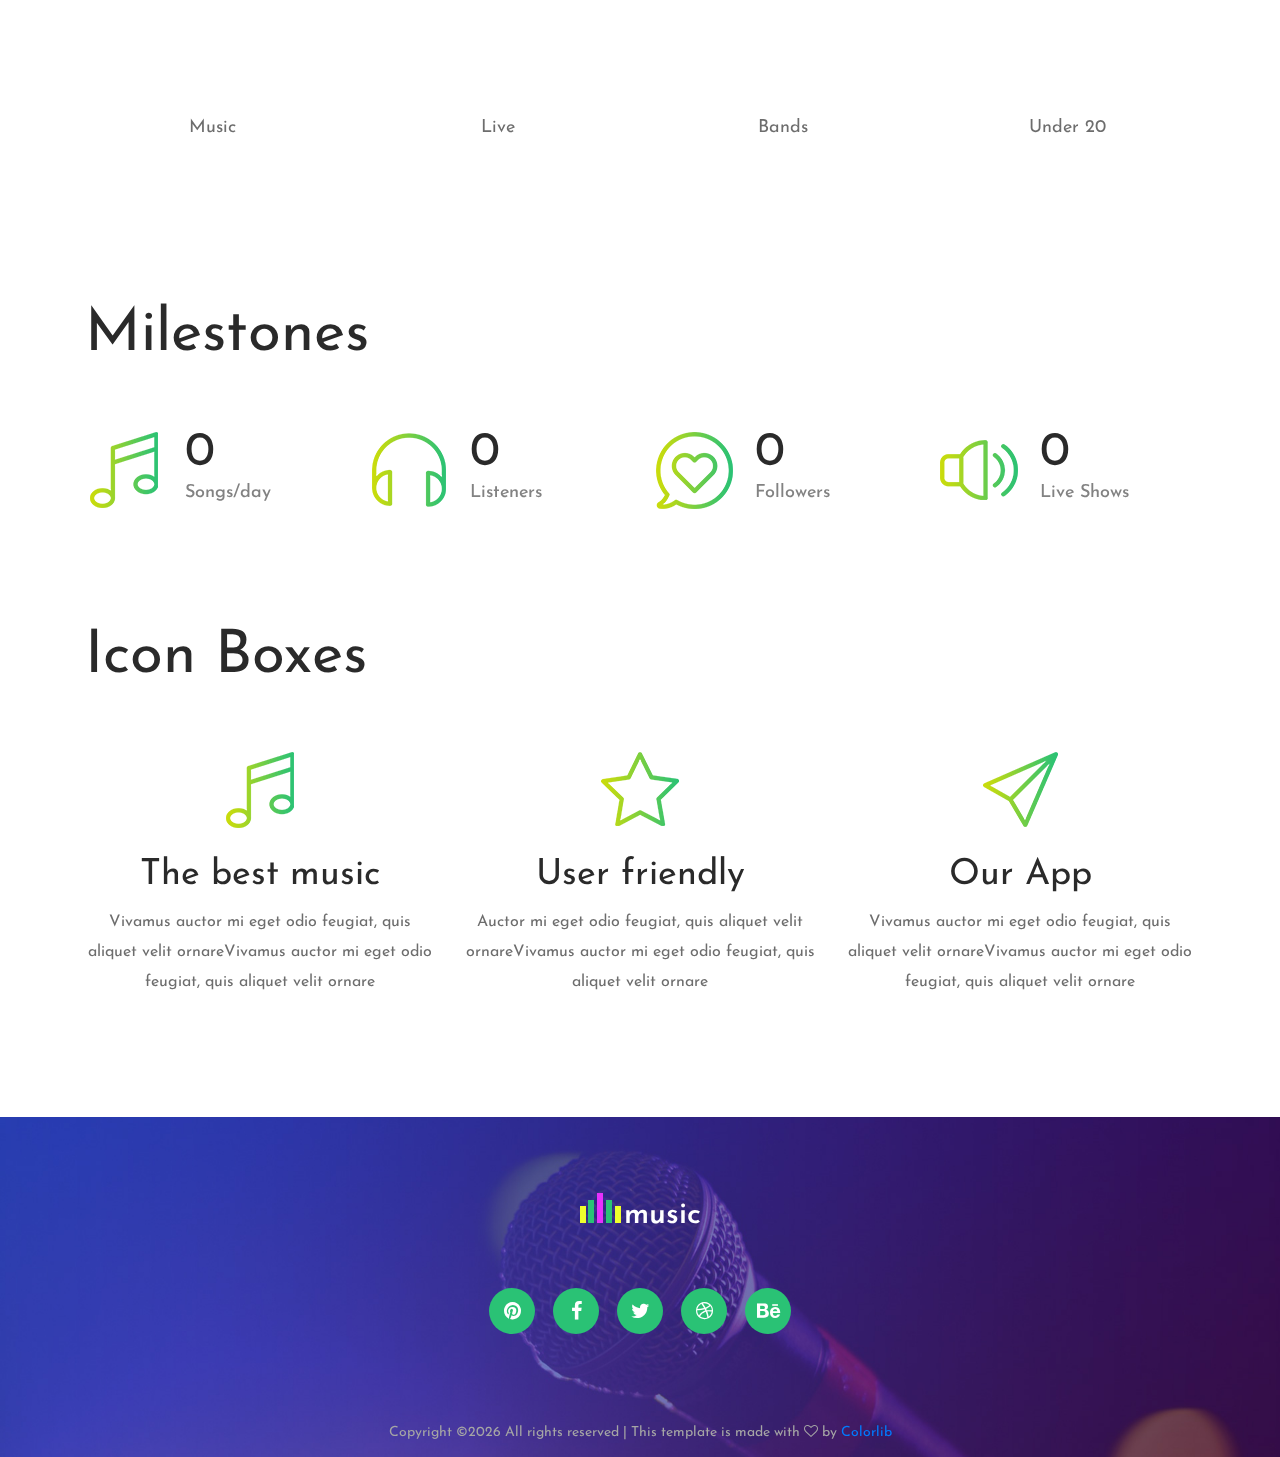
<file: elements.html>
<!DOCTYPE html>
<html lang="en">
<head>
<title>Elements</title>
<meta charset="utf-8">
<meta http-equiv="X-UA-Compatible" content="IE=edge">
<meta name="description" content="Music template project">
<meta name="viewport" content="width=device-width, initial-scale=1">
<link rel="stylesheet" type="text/css" href="styles/bootstrap-4.1.2/bootstrap.min.css">
<link href="plugins/font-awesome-4.7.0/css/font-awesome.min.css" rel="stylesheet" type="text/css">
<link rel="stylesheet" type="text/css" href="styles/elements.css">
<link rel="stylesheet" type="text/css" href="styles/elements_responsive.css">
</head>
<body>

<div class="super_container">
	
	<!-- Header -->

	<header class="header">
		<div class="container">
			<div class="row">
				<div class="col">
					<div class="header_content d-flex flex-row align-items-center justify-content-center">

						<!-- Logo -->
						<div class="logo">
							<a href="#" class="d-flex flex-row align-items-end justify-content-start">
								<span class="logo_bars d-flex flex-row align-items-end justify-content-between"><span></span><span></span><span></span><span></span><span></span></span>
								<span class="logo_text">music</span>
							</a>
						</div>

						<!-- Main Navigation -->
						<nav class="main_nav">
							<ul class="d-flex flex-row align-items-center justify-content-start">
								<li><a href="index.html">Home</a></li>
								<li><a href="artists.html">Artists</a></li>
								<li><a href="#">Download Music</a></li>
								<li><a href="blog.html">News</a></li>
								<li><a href="contact.html">Contact</a></li>
							</ul>
						</nav>

						<!-- User area -->
						<div class="log_reg d-flex flex-row align-items-center justify-content-start">
							<ul class="d-flex flex-row align-items-start justify-content-start">
								<li><a href="#">Login</a></li>
								<li><a href="#">Register</a></li>
							</ul>

							<!-- Hamburger -->
							<div class="hamburger d-flex flex-column align-items-end justify-content-between"><div></div><div></div><div></div></div>
						</div>
					</div>
				</div>
			</div>
		</div>
	</header>

	<!-- Menu -->

	<div class="menu">
		<div class="menu_container">
			<div class="menu_background"></div>
			<div class="menu_close"><i class="fa fa-times" aria-hidden="true"></i></div>
			<div class="menu_content d-flex flex-column align-items-center justify-content-start">
				<nav class="menu_nav">
					<ul class="d-flex flex-column align-items-center justify-content-start">
						<li><a href="index.html">Home</a></li>
						<li><a href="artists.html">Artists</a></li>
						<li><a href="#">Download Music</a></li>
						<li><a href="blog.html">News</a></li>
						<li><a href="contact.html">Contact</a></li>
					</ul>
				</nav>
			</div>
		</div>
	</div>

	<!-- Home -->

	<div class="home">
		<div class="parallax_background parallax-window" data-parallax="scroll" data-image-src="images/elements.jpg" data-speed="0.8"></div>
		<div class="home_container">
			<div class="container">
				<div class="row">
					<div class="col">
						<div class="home_content text-center">
							<div class="home_title">Elements</div>
						</div>
					</div>
				</div>
			</div>
		</div>
	</div>

	<!-- Elements -->

	<div class="elements">
		<div class="container">
			<div class="row">
				<div class="col">
					
					<!-- Buttons -->
					<div class="buttons">
						<div class="elements_title"><h1>Buttons</h1></div>
						<div class="buttons_container d-flex flex-row align-items-start justify-content-start flex-wrap">
							<div class="button button_1"><a href="#">send</a></div>
							<div class="button button_2"><a href="#">send</a></div>
							<div class="button button_3"><a href="#">send</a></div>
						</div>
					</div>

					<!-- Accordions & Tabs -->
					<div class="acc_tabs">
						<div class="elements_title"><h1>Accordions & Tabs</h1></div>
						<div class="row acc_tabs_row">
							<div class="col-lg-6">

								<!-- Accordions -->
								<div class="accordions">

									<!-- Accordion -->
									<div class="accordion_container">
										<div class="accordion d-flex flex-row align-items-center"><div>Vivamus auctor mi eget odio feugiat</div></div>
										<div class="accordion_panel">
											<div>
												<p>Lorem ipsum dolor sit amet, consectetur adipiscing elit. Morbi condimentum, neque ac porttitor scelerisque, nisi nisl tincidunt enim, non aliquet diam neque sed urna. Interdum et malesuada fames ac ante ipsum primis in faucibus.</p>
											</div>
										</div>
									</div>
									
									<!-- Accordion -->
									<div class="accordion_container">
										<div class="accordion d-flex flex-row align-items-center"><div>Proin eget lorem luctus ligula volutpat</div></div>
										<div class="accordion_panel">
											<div>
												<p>Lorem ipsum dolor sit amet, consectetur adipiscing elit. Morbi condimentum, neque ac porttitor scelerisque, nisi nisl tincidunt enim, non aliquet diam neque sed urna. Interdum et malesuada fames ac ante ipsum primis in faucibus.</p>
											</div>
										</div>
									</div>

									<!-- Accordion -->
									<div class="accordion_container">
										<div class="accordion d-flex flex-row align-items-center active"><div>Lorem ipsum dolor sit amet, consectetur</div></div>
										<div class="accordion_panel">
											<div>
												<p>Lorem ipsum dolor sit amet, consectetur adipiscing elit. Morbi condimentum, neque ac porttitor scelerisque, nisi nisl tincidunt enim, non aliquet diam neque sed urna. Interdum et malesuada fames ac ante ipsum primis in faucibus.</p>
											</div>
										</div>
									</div>

								</div>

							</div>

							<div class="col-lg-6 tabs_col">
								
								<!-- Tabs -->
								<div class="tabs">
									<div class="tabs_container">
										<div class="tabs d-flex flex-row align-items-center justify-content-start flex-wrap">
											<div class="tab">Vivamus auctor</div>
											<div class="tab">Proin eget</div>
											<div class="tab active">Lorem ipsum</div>
										</div>
										<div class="tab_panels">
											<div class="tab_panel">
												<div class="tab_panel_content">
													<div class="tab_text">
														<p>Lorem ipsum dolor sit amet, consectetur adipiscing elit. Morbi condimentum, neque ac porttitor scelerisque, nisi nisl tincidunt enim, non aliquet diam neque sed urna. Interdum et malesuada fames ac ante ipsum primis in faucibus.</p>
													</div>
												</div>
											</div>
											<div class="tab_panel">
												<div class="tab_panel_content">
													<div class="tab_text">
														<p>Lorem ipsum dolor sit amet, consectetur adipiscing elit. Morbi condimentum, neque ac porttitor scelerisque, nisi nisl tincidunt enim, non aliquet diam neque sed urna. Interdum et malesuada fames ac ante ipsum primis in faucibus.</p>
													</div>
												</div>
											</div>
											<div class="tab_panel active">
												<div class="tab_panel_content">
													<div class="tab_text">
														<p>Lorem ipsum dolor sit amet, consectetur adipiscing elit. Morbi condimentum, neque ac porttitor scelerisque, nisi nisl tincidunt enim, non aliquet diam neque sed urna. Interdum et malesuada fames ac ante ipsum primis in faucibus.</p>
													</div>
												</div>
											</div>
										</div>
									</div>
								</div>

							</div>
						</div>
					</div>

					<!-- Loaders -->

					<div class="loaders">
						<div class="elements_title"><h1>Loaders</h1></div>
						<div class="loaders_container">
							<div class="row elements_loaders_container">
								<div class="col-xl-3 col-md-6 loader_col">
									<!-- Loader -->
									<div class="circle loader" data-value="1.0">
										<strong><i></i></strong>
										<span>Music</span>
									</div>
								</div>
								<div class="col-xl-3 col-md-6 loader_col">
									<!-- Loader -->
									<div class="circle loader" data-value="0.8">
										<strong><i></i></strong>
										<span>Live</span>
									</div>
								</div>
								<div class="col-xl-3 col-md-6 loader_col">
									<div class="circle loader" data-value="0.75">
										<strong><i></i></strong>
										<span>Bands</span>
									</div>
								</div>
								<div class="col-xl-3 col-md-6 loader_col">
									<div class="circle loader" data-value="0.5">
										<strong><i></i></strong>
										<span>Under 20</span>
									</div>
								</div>
							</div>
						</div>
					</div>

					<!-- Milestones -->

					<div class="milestones">
						<div class="elements_title"><h1>Milestones</h1></div>
						<div class="row milestones_row">

							<!-- Milestone -->
							<div class="col-xl-3 col-md-6 milestone_col">
								<div class="milestone d-flex flex-row align-items-center justify-content-start">
									<div class="milestone_icon d-flex flex-column align-items-center justify-content-center"><img src="images/icon_1.png" alt=""></div>
									<div class="milestone_content">
										<div class="milestone_counter" data-end-value="1002">0</div>
										<div class="milestone_text">Songs/day</div>
									</div>
								</div>
							</div>

							<!-- Milestone -->
							<div class="col-xl-3 col-md-6 milestone_col">
								<div class="milestone d-flex flex-row align-items-center justify-content-start">
									<div class="milestone_icon d-flex flex-column align-items-center justify-content-center"><img src="images/icon_2.png" alt=""></div>
									<div class="milestone_content">
										<div class="milestone_counter" data-end-value="23" data-sign-after="k">0</div>
										<div class="milestone_text">Listeners</div>
									</div>
								</div>
							</div>

							<!-- Milestone -->
							<div class="col-xl-3 col-md-6 milestone_col">
								<div class="milestone d-flex flex-row align-items-center justify-content-start">
									<div class="milestone_icon d-flex flex-column align-items-center justify-content-center"><img src="images/icon_3.png" alt=""></div>
									<div class="milestone_content">
										<div class="milestone_counter" data-end-value="56" data-sign-after="k">0</div>
										<div class="milestone_text">Followers</div>
									</div>
									
								</div>
							</div>

							<!-- Milestone -->
							<div class="col-xl-3 col-md-6 milestone_col">
								<div class="milestone d-flex flex-row align-items-center justify-content-start">
									<div class="milestone_icon d-flex flex-column align-items-center justify-content-center"><img src="images/icon_4.png" alt=""></div>
									<div class="milestone_content">
										<div class="milestone_counter" data-end-value="20">0</div>
										<div class="milestone_text">Live Shows</div>
									</div>
								</div>
							</div>

						</div>
					</div>

					<!-- Icon Boxes -->
					<div class="icon_boxes">
						<div class="elements_title"><h1>Icon Boxes</h1></div>
						<div class="row icon_boxes_row">
							
							<!-- Icon Box -->
							<div class="col-lg-4">
								<div class="icon_box d-flex flex-column align-items-center justify-content-start">
									<div class="icon_box_icon d-flex flex-column align-items-center justify-content-start"><img src="images/icon_1.png" alt=""></div>
									<div class="icon_box_title">The best music</div>
									<div class="icon_box_text text-center">
										<p>Vivamus auctor mi eget odio feugiat, quis aliquet velit ornareVivamus auctor mi eget odio feugiat, quis aliquet velit ornare</p>
									</div>
								</div>
							</div>

							<!-- Icon Box -->
							<div class="col-lg-4">
								<div class="icon_box d-flex flex-column align-items-center justify-content-start">
									<div class="icon_box_icon d-flex flex-column align-items-center justify-content-start"><img src="images/icon_5.png" alt=""></div>
									<div class="icon_box_title">User friendly</div>
									<div class="icon_box_text text-center">
										<p>Auctor mi eget odio feugiat, quis aliquet velit ornareVivamus auctor mi eget odio feugiat, quis aliquet velit ornare</p>
									</div>
								</div>
							</div>

							<!-- Icon Box -->
							<div class="col-lg-4">
								<div class="icon_box d-flex flex-column align-items-center justify-content-start">
									<div class="icon_box_icon d-flex flex-column align-items-center justify-content-start"><img src="images/icon_6.png" alt=""></div>
									<div class="icon_box_title">Our App</div>
									<div class="icon_box_text text-center">
										<p>Vivamus auctor mi eget odio feugiat, quis aliquet velit ornareVivamus auctor mi eget odio feugiat, quis aliquet velit ornare</p>
									</div>
								</div>
							</div>

						</div>
					</div>

				</div>
			</div>
		</div>
	</div>

	<!-- Footer -->

	<footer class="footer">
		<div class="background_image" style="background-image:url(images/footer.jpg)"></div>
		<div class="footer_content">
			<div class="container">
				<div class="row">
					<div class="col text-center">

						<!-- Logo -->
						<div class="logo">
							<a href="#" class="d-flex flex-row align-items-end justify-content-start">
								<span class="logo_bars d-flex flex-row align-items-end justify-content-between"><span></span><span></span><span></span><span></span><span></span></span>
								<span class="logo_text">music</span>
							</a>
						</div>

						<!-- Footer Social -->
						<div class="footer_social">
							<ul class="d-flex flex-row align-items-center justify-content-center">
								<li><a href="#"><i class="fa fa-pinterest" aria-hidden="true"></i></a></li>
								<li><a href="#"><i class="fa fa-facebook" aria-hidden="true"></i></a></li>
								<li><a href="#"><i class="fa fa-twitter" aria-hidden="true"></i></a></li>
								<li><a href="#"><i class="fa fa-dribbble" aria-hidden="true"></i></a></li>
								<li><a href="#"><i class="fa fa-behance" aria-hidden="true"></i></a></li>
							</ul>
						</div>

					</div>
				</div>
			</div>
		</div>
		<div class="footer_bar">
			<div class="container">
				<div class="row">
					<div class="col">
						<div class="copyright text-center"><!-- Link back to Colorlib can't be removed. Template is licensed under CC BY 3.0. -->
Copyright &copy;<script>document.write(new Date().getFullYear());</script> All rights reserved | This template is made with <i class="fa fa-heart-o" aria-hidden="true"></i> by <a href="https://colorlib.com" target="_blank">Colorlib</a>
<!-- Link back to Colorlib can't be removed. Template is licensed under CC BY 3.0. --></div>
					</div>
				</div>
			</div>
		</div>
			
	</footer>
</div>

<script src="js/jquery-3.3.1.min.js"></script>
<script src="styles/bootstrap-4.1.2/popper.js"></script>
<script src="styles/bootstrap-4.1.2/bootstrap.min.js"></script>
<script src="plugins/greensock/TweenMax.min.js"></script>
<script src="plugins/greensock/TimelineMax.min.js"></script>
<script src="plugins/scrollmagic/ScrollMagic.min.js"></script>
<script src="plugins/greensock/animation.gsap.min.js"></script>
<script src="plugins/greensock/ScrollToPlugin.min.js"></script>
<script src="plugins/jPlayer/jquery.jplayer.min.js"></script>
<script src="plugins/jPlayer/jplayer.playlist.min.js"></script>
<script src="plugins/easing/easing.js"></script>
<script src="plugins/progressbar/progressbar.min.js"></script>
<script src="plugins/parallax-js-master/parallax.min.js"></script>
<script src="plugins/scrollTo/jquery.scrollTo.min.js"></script>
<script src="plugins/jquery-circle-progress-1.2.2/circle-progress.js"></script>
<script src="js/elements.js"></script>
</body>
</html>
</file>
<file: styles/main_styles.css>
@charset "utf-8";
/* CSS Document */

/******************************

[Table of Contents]

1. Fonts
2. Body and some general stuff
3. Header
4. Menu
5. Home
6. Song
7. Tours
8. App
9. Featured
10. News
11. Newsletter
12. Footer


******************************/

/***********
1. Fonts
***********/

@import url('https://fonts.googleapis.com/css?family=Josefin+Sans:300,400,600,700');

/*********************************
2. Body and some general stuff
*********************************/

*
{
	margin: 0;
	padding: 0;
	-webkit-font-smoothing: antialiased;
	-webkit-text-shadow: rgba(0,0,0,.01) 0 0 1px;
	text-shadow: rgba(0,0,0,.01) 0 0 1px;
}
body
{
	font-family: 'Josefin Sans', sans-serif;
	font-size: 14px;
	font-weight: 400;
	background: #FFFFFF;
	color: #a5a5a5;
}
div
{
	display: block;
	position: relative;
	-webkit-box-sizing: border-box;
    -moz-box-sizing: border-box;
    box-sizing: border-box;
}
ul
{
	list-style: none;
	margin-bottom: 0px;
}
p
{
	font-family: 'Josefin Sans', sans-serif;
	font-size: 16px;
	line-height: 1.875;
	font-weight: 400;
	color: #6d6d6d;
	-webkit-font-smoothing: antialiased;
	-webkit-text-shadow: rgba(0,0,0,.01) 0 0 1px;
	text-shadow: rgba(0,0,0,.01) 0 0 1px;
}
p a
{
	display: inline;
	position: relative;
	color: inherit;
	border-bottom: solid 1px #ffa07f;
	-webkit-transition: all 200ms ease;
	-moz-transition: all 200ms ease;
	-ms-transition: all 200ms ease;
	-o-transition: all 200ms ease;
	transition: all 200ms ease;
}
p:last-of-type
{
	margin-bottom: 0;
}
a
{
	-webkit-transition: all 200ms ease;
	-moz-transition: all 200ms ease;
	-ms-transition: all 200ms ease;
	-o-transition: all 200ms ease;
	transition: all 200ms ease;
}
a, a:hover, a:visited, a:active, a:link
{
	text-decoration: none;
	-webkit-font-smoothing: antialiased;
	-webkit-text-shadow: rgba(0,0,0,.01) 0 0 1px;
	text-shadow: rgba(0,0,0,.01) 0 0 1px;
}
p a:active
{
	position: relative;
	color: #FF6347;
}
p a:hover
{
	color: #FFFFFF;
	background: #ffa07f;
}
p a:hover::after
{
	opacity: 0.2;
}
::selection
{
	background: rgba(42,194,117,0.9);
	color: #ffffff;
}
p::selection
{
	
}
h1{font-size: 48px;}
h2{font-size: 36px;}
h3{font-size: 24px;}
h4{font-size: 18px;}
h5{font-size: 14px;}
h1, h2, h3, h4, h5, h6
{
	font-family: 'Josefin Sans', sans-serif;
	-webkit-font-smoothing: antialiased;
	-webkit-text-shadow: rgba(0,0,0,.01) 0 0 1px;
	text-shadow: rgba(0,0,0,.01) 0 0 1px;
	line-height: 1.2;
	color: #2a2a2a;
	font-weight: 700;
}
h1::selection, 
h2::selection, 
h3::selection, 
h4::selection, 
h5::selection, 
h6::selection
{
	
}
img
{
	max-width: 100%;
}
button:active
{
	outline: none;
}
.form-control
{
	color: #db5246;
}
section
{
	display: block;
	position: relative;
	box-sizing: border-box;
}
.clear
{
	clear: both;
}
.clearfix::before, .clearfix::after
{
	content: "";
	display: table;
}
.clearfix::after
{
	clear: both;
}
.clearfix
{
	zoom: 1;
}
.float_left
{
	float: left;
}
.float_right
{
	float: right;
}
.trans_200
{
	-webkit-transition: all 200ms ease;
	-moz-transition: all 200ms ease;
	-ms-transition: all 200ms ease;
	-o-transition: all 200ms ease;
	transition: all 200ms ease;
}
.trans_300
{
	-webkit-transition: all 300ms ease;
	-moz-transition: all 300ms ease;
	-ms-transition: all 300ms ease;
	-o-transition: all 300ms ease;
	transition: all 300ms ease;
}
.trans_400
{
	-webkit-transition: all 400ms ease;
	-moz-transition: all 400ms ease;
	-ms-transition: all 400ms ease;
	-o-transition: all 400ms ease;
	transition: all 400ms ease;
}
.trans_500
{
	-webkit-transition: all 500ms ease;
	-moz-transition: all 500ms ease;
	-ms-transition: all 500ms ease;
	-o-transition: all 500ms ease;
	transition: all 500ms ease;
}
.fill_height
{
	height: 100%;
}
.super_container
{
	width: 100%;
	overflow: hidden;
}
.prlx_parent
{
	overflow: hidden;
}
.prlx
{
	height: 130% !important;
}
.parallax-window
{
    min-height: 400px;
    background: transparent;
}
.parallax_background
{
	position: absolute;
	top: 0;
	left: 0;
	width: 100%;
	height: 100%;
}
.background_image
{
	position: absolute;
	top: 0;
	left: 0;
	width: 100%;
	height: 100%;
	background-repeat: no-repeat;
	background-size: cover;
	background-position: center center;
}
.nopadding
{
	padding: 0px !important;
}
.owl-carousel,
.owl-carousel .owl-stage-outer,
.owl-carousel .owl-stage,
.owl-carousel .owl-item
{
	height: 100%;
}
.slide
{
	height: 100%;
}
.button
{
	position: relative;
	overflow: hidden;
	width: 200px;
    height: 56px;
    border-radius: 22px;
    border: none;
    outline: none;
    cursor: pointer;
    text-align: center;
}
.button::after
{
	display: block;
	position: absolute;
	top: 0;
	left: -100%;
	width: 200%;
	height: 100%;
	background-color: #2ac275;
	background-image: linear-gradient(to right, #2ac275, #cbdc0b, #2ac275);
	background: #2ac275;
	background: linear-gradient(to right, #2ac275, #cbdc0b, #2ac275);
	content: '';
	z-index: 0;
	-webkit-transition: all 400ms ease;
	-moz-transition: all 400ms ease;
	-ms-transition: all 400ms ease;
	-o-transition: all 400ms ease;
	transition: all 400ms ease;
}
.button:hover::after
{
	left: 0;
}
.button a
{
	position: relative;
	font-size: 14px;
    font-weight: 700;
    color: #ffffff;
    text-transform: uppercase;
    z-index: 1;
    line-height: 56px;
}
.button span
{
	position: relative;
	font-size: 14px;
    font-weight: 700;
    color: #ffffff;
    line-height: 56px;
    text-transform: uppercase;
	z-index: 1;
}
.section_title h1
{
	font-size: 60px;
}

/*********************************
3. Header
*********************************/

.header
{
	position: fixed;
	top: 0;
	left: 0;
	width: 100%;
	background-color: #3b125d;
	background-image: linear-gradient(to right, #2457d7, #3b125d);
	background: #3b125d;
	background: linear-gradient(to right, #2457d7, #3b125d);
	z-index: 100;
}
/*Header gradient bottom border*/
.header::after
{
	position: absolute;
	left: 0;
	bottom: 0;
	width: 100%;
	height: 2px;
	content: '';
	background-color: #2ac275;
	background-image: linear-gradient(to right, #eeff2d, #2ac275);
	background: #2ac275;
	background: linear-gradient(to right, #eeff2d, #2ac275);
}
.header_content
{
	width: calc(100% + 30px);
	left: -20px;
	height: 134px;
	-webkit-transition: all 400ms ease;
	-moz-transition: all 400ms ease;
	-ms-transition: all 400ms ease;
	-o-transition: all 400ms ease;
	transition: all 400ms ease;
}
.header.scrolled .header_content
{
	height: 75px;
}
.logo
{
	position: absolute;
	left: 0;
	top: 46%;
	-webkit-transform: translateY(-50%);
	-moz-transform: translateY(-50%);
	-ms-transform: translateY(-50%);
	-o-transform: translateY(-50%);
	transform: translateY(-50%);
}
.logo_bars
{
	width: 41px;
	height: 30px;
}
.logo_bars > span
{
	width: 6px;
}
.logo_bars > span:first-of-type,
.logo_bars > span:last-of-type
{
	height: 17px;
	background: #eeff2d;
}
.logo_bars > span:nth-child(2),
.logo_bars > span:nth-child(4)
{
	height: 23px;
	background: #2ac275;
}
.logo_bars > span:nth-child(3)
{
	height: 30px;
	background: #e830fe;
}
.logo_text
{
	line-height: 0.75;
	font-size: 30px;
	font-weight: 600;
	color: #ffffff;
	margin-left: 3px;
	-webkit-transform: translateY(4px);
	-moz-transform: translateY(4px);
	-ms-transform: translateY(4px);
	-o-transform: translateY(4px);
	transform: translateY(4px);
}
.main_nav
{
	-webkit-transform: translateY(5px);
	-moz-transform: translateY(5px);
	-ms-transform: translateY(5px);
	-o-transform: translateY(5px);
	transform: translateY(5px);
}
.main_nav ul li
{
	position: relative;
}
.main_nav ul li:not(:last-of-type)
{
	margin-right: 65px;
}
.main_nav ul li a
{
	font-size: 18px;
	font-weight: 600;
	color: #ffffff;
}
.main_nav ul li a:hover,
.main_nav ul li.active a
{
	color: #2ac275;
}
.main_nav ul li.active::after
{
	position: absolute;
	left: 50%;
	-webkit-transform: translateX(-50%);
	-moz-transform: translateX(-50%);
	-ms-transform: translateX(-50%);
	-o-transform: translateX(-50%);
	transform: translateX(-50%);
	bottom: -20px;
	width: 14px;
	height: 14px;
	background: #2ac275;
	border-radius: 50%;
	content: '';
	-webkit-transition: all 400ms ease;
	-moz-transition: all 400ms ease;
	-ms-transition: all 400ms ease;
	-o-transition: all 400ms ease;
	transition: all 400ms ease;
}
.header.scrolled .main_nav ul li.active::after
{
	bottom: -10px;
	width: 10px;
	height: 10px;
}
.log_reg
{
	position: absolute;
	top: 44%;
	right: 0;
	flex: 0 0 auto;
}
.header.scrolled .log_reg
{
	top: 50%;
	-webkit-transform: translateY(-50%);
	-moz-transform: translateY(-50%);
	-ms-transform: translateY(-50%);
	-o-transform: translateY(-50%);
	transform: translateY(-50%);
}
.log_reg ul
{
	display: block;
}
.log_reg ul li
{
	position: relative;
}
.log_reg ul li:not(:last-of-type)
{
	padding-right: 18px;
	margin-right: 1px;
}
.log_reg ul li:not(:last-of-type)::after
{
	position: absolute;
	top: 0;
	right: 0;
	content: '/';
	font-size: 18px;
	font-weight: 600;
	color: #ffffff;
	margin-left: 5px;
	margin-right: 5px;
}
.log_reg ul li a
{
	font-size: 18px;
	font-weight: 600;
	color: #ffffff;
}
.log_reg ul li a:hover
{
	color: #2e9e7a;
}
.hamburger
{
	display: none !important;
	margin-left: 25px;
	width: 34px;
	height: 16px;
	padding: 2px;
	cursor: pointer;
	flex: 0 0 auto;
}
.hamburger > div
{
	background: #ffffff;
	height: 2px;
	-webkit-transition: all 300ms ease;
	-moz-transition: all 300ms ease;
	-ms-transition: all 300ms ease;
	-o-transition: all 300ms ease;
	transition: all 300ms ease;
}
.hamburger > div:first-child
{
	width: 100%;
}
.hamburger > div:nth-child(2)
{
	width: 50%;
}
.hamburger > div:nth-child(3)
{
	width: 75%;
}
.hamburger:hover > div
{
	width: 100%;
}
/*.hamburger:hover > div:first-child
{
	background: #e830fe;
}
.hamburger:hover > div:nth-child(2)
{
	background: #2ac275;
}
.hamburger:hover > div:nth-child(3)
{
	background: #eeff2d;
}*/

/*********************************
4. Menu
*********************************/

.menu
{
	position: fixed;
	top: 0;
	left: 0;
	width: 100vw;
	height: 100vh;
	z-index: 101;
	visibility: hidden;
	opacity: 0;
	-webkit-transition: all 400ms ease;
	-moz-transition: all 400ms ease;
	-ms-transition: all 400ms ease;
	-o-transition: all 400ms ease;
	transition: all 400ms ease;
}
.menu.active
{
	visibility: visible;
	opacity: 1;
}
.menu_container
{
	width: 100%;
	height: 100%;
}
.menu_background
{
	position: absolute;
	top: 0;
	left: 0;
	width: 100%;
	height: 100%;
	background-color: #3b125d;
	background-image: linear-gradient(to right, #2457d7, #3b125d);
	background: #3b125d;
	background: linear-gradient(to right, #2457d7, #3b125d);
	opacity: 0.95;
}
.menu_close
{
	position: absolute;
	top: 50px;
	right: 50px;
	cursor: pointer;
}
.menu_close i
{
	font-size: 22px;
	color: #ffffff;
}
.menu_content
{
	position: absolute;
	top: 40%;
	-webkit-transform: translateY(-50%);
	-moz-transform: translateY(-50%);
	-ms-transform: translateY(-50%);
	-o-transform: translateY(-50%);
	transform: translateY(-50%);
	left: 0;
	width: 100%;
}
.menu_nav ul li
{
	position: relative;
	display: inline-block;
	
}
.menu_nav ul li::after
{
	display: block;
	position: absolute;
	top: 53%;
	-webkit-transform: translateY(-50%);
	-moz-transform: translateY(-50%);
	-ms-transform: translateY(-50%);
	-o-transform: translateY(-50%);
	transform: translateY(-50%);
	left: 0;
	width: 0;
	height: 3px;
	background: #ffffff;
	content: '';
	z-index: 1;
	-webkit-transition: all 400ms ease;
	-moz-transition: all 400ms ease;
	-ms-transition: all 400ms ease;
	-o-transition: all 400ms ease;
	transition: all 400ms ease;
}
.menu_nav ul li:hover::after
{
	width: 100%;
}
.menu_nav ul li a
{
	font-size: 36px;
	font-weight: 400;
	color: #ffffff;
}

/*********************************
5. Home
*********************************/

.home
{
	height: 863px;
	border-bottom: solid 2px #ffffff;
}
.home_slider_container
{
	width: 100%;
	height: 100%;
}
.home_container
{
	position: absolute;
	top: 50%;
	-webkit-transform: translateY(-50%);
	-moz-transform: translateY(-50%);
	-ms-transform: translateY(-50%);
	-o-transform: translateY(-50%);
	transform: translateY(-50%);
	left: 0px;
	width: 100%;
}
.home_title
{
	display: inline-block;
	position: relative;
	padding-top: 81px;
}
.home_title.islive::after
{
	display: block;
	position: absolute;
	top: 0;
	right: -72px;
	width: 90px;
	height: 90px;
	border-radius: 50%;
	background: #e830fe;
	content: 'live';
	line-height: 95px;
	font-size: 16px;
	font-weight: 700;
	color: #ffffff;
	text-transform: uppercase;
}
.home_title h1
{
	font-size: 110px;
	font-weight: 600;
	color: #ffffff;
	text-transform: uppercase;
}
.home_title h1 span
{
	color: #eeff2d;
}
.tickets_form_container
{
	margin-top: 40px;
	padding-left: 150px;
	padding-right: 150px;
}
.tickets_form
{
	display: block;
}
.tickets_form_inputs
{
	width: calc(100% - 213px);
}
.tickets_form_input
{
	position: relative;
	width: calc((100% - 16px) / 2);
	height: 56px;
	border-radius: 22px;
	border: solid 2px #ffffff;
	background: rgba(255,255,255,0.14);
	cursor: pointer;
	color: #ffffff;
	padding-left: 37px;
	outline: none;
}
.tickets_form_input::-webkit-input-placeholder
{
	font-size: 16px !important;
	font-weight: 600 !important;
	color: #FFFFFF !important;
}
.tickets_form_input:-moz-placeholder
{
	font-size: 16px !important;
	font-weight: 600 !important;
	color: #FFFFFF !important;
}
.tickets_form_input::-moz-placeholder
{
	font-size: 16px !important;
	font-weight: 600 !important;
	color: #FFFFFF !important;
} 
.tickets_form_input:-ms-input-placeholder
{ 
	font-size: 16px !important;
	font-weight: 600 !important;
	color: #FFFFFF !important;
}
.tickets_form_input::input-placeholder
{
	font-size: 16px !important;
	font-weight: 600 !important;
	color: #FFFFFF !important;
}
.custom_dropdown_selected
{
	width: 100%;
	height: 100%;
	line-height: 56px;
	font-size: 16px;
	font-weight: 600;
	color: #ffffff;
	line-height: 54px;
}
.custom_dropdown ul
{
	position: absolute;
	left: 0;
	top: calc(100% + 20px);
	padding-left: 37px;
	background: #ffffff;
	width: 100%;
	padding-top: 20px;
	padding-right: 20px;
	padding-bottom: 17px;
	border-radius: 22px;
	visibility: hidden;
	opacity: 0;
	-webkit-transition: all 200ms ease;
	-moz-transition: all 200ms ease;
	-ms-transition: all 200ms ease;
	-o-transition: all 200ms ease;
	transition: all 200ms ease;
}
.custom_dropdown.active ul
{
	visibility: visible;
	opacity: 1;
	top: 100%;
}
.custom_dropdown ul li:not(:last-of-type)
{
	margin-bottom: 7px;
}
.custom_dropdown ul li
{
	font-size: 16px;
	font-weight: 600;
	color: #000000;
	-webkit-transition: all 200ms ease;
	-moz-transition: all 200ms ease;
	-ms-transition: all 200ms ease;
	-o-transition: all 200ms ease;
	transition: all 200ms ease;
}
.custom_dropdown ul li:hover
{
	color: #2e9e7a;
}
.tickets_form_button
{
	width: 200px;
	height: 56px;
	border-radius: 22px;
	border: none;
	outline: none;
	font-size: 14px;
	font-weight: 700;
	color: #ffffff;
	text-transform: uppercase;
	cursor: pointer;
	
}
.tickets_form_button span
{
	position: relative;
	z-index: 1;
}
.home_slider_nav
{
	position: absolute;
	top: calc(50% + 67px);
	-webkit-transform: translateY(-50%);
	-moz-transform: translateY(-50%);
	-ms-transform: translateY(-50%);
	-o-transform: translateY(-50%);
	transform: translateY(-50%);
	right: 101px;
	width: 54px;
	height: 54px;
	border-radius: 50%;
	background: #2ac275;
	z-index: 1;
	cursor: pointer;
	text-align: center;
	-webkit-transition: all 200ms ease;
	-moz-transition: all 200ms ease;
	-ms-transition: all 200ms ease;
	-o-transition: all 200ms ease;
	transition: all 200ms ease;
}
.home_slider_nav i
{
	font-size: 20px;
	line-height: 54px;
	color: #ffffff;
	-webkit-transition: all 200ms ease;
	-moz-transition: all 200ms ease;
	-ms-transition: all 200ms ease;
	-o-transition: all 200ms ease;
	transition: all 200ms ease;
}
.home_slider_nav:hover
{
	background: #eeff2d;
}
.home_slider_nav:hover i
{
	color: #2ac275;
}
.home_social
{
	position: absolute;
	left: 54px;
	bottom: 27px;
	z-index: 1;
}
.home_social_text
{
	font-size: 18px;
	font-weight: 600;
	color: #ffffff;
	text-transform: uppercase;
	padding-right: 180px;
	line-height: 0.75;
	margin-right: 11px;
}
.home_social_text::after
{
	display: block;
	position: absolute;
	top: 5px;
	right: 0;
	width: 172px;
	height: 1px;
	background: rgba(255,255,255,0.63);
	content: '';
}
.home_social_list ul li
{
	width: 32px;
	height: 32px;
	border-radius: 50%;
	background: #2ac275;
	text-align: center;
	-webkit-transition: all 200ms ease;
	-moz-transition: all 200ms ease;
	-ms-transition: all 200ms ease;
	-o-transition: all 200ms ease;
	transition: all 200ms ease;
}
.home_social_list ul li:not(:last-of-type)
{
	margin-right: 12px;
}
.home_social_list ul li:hover
{
	background: #eeff2d;
}
.home_social_list ul li a
{
	display: block;
	height: 100%;
}
.home_social_list ul li a i
{
	font-size: 16px;
	color: #ffffff;
	line-height: 32px;
	-webkit-transition: all 200ms ease;
	-moz-transition: all 200ms ease;
	-ms-transition: all 200ms ease;
	-o-transition: all 200ms ease;
	transition: all 200ms ease;
}
.home_social_list ul li:hover a i
{
	color: #2ac275;
}
.scroll_down
{
	position: absolute;
	left: 50%;
	-webkit-transform: translateX(-50%);
	-moz-transform: translateX(-50%);
	-ms-transform: translateX(-50%);
	-o-transform: translateX(-50%);
	transform: translateX(-50%);
	bottom: 23px;
	z-index: 1;
	cursor: pointer;
}
.scroll_down a
{
	position: absolute;
	top: 0;
	left: 0;
	width: 100%;
	height: 100%;
	z-index: 1;
}
.scroll_down > div > div:first-child
{
	font-size: 12px;
	font-weight: 600;
	color: #ffffff;
	text-transform: uppercase;
	line-height: 0.75;
	margin-right: 7px;
}
.scroll_down > div > div:last-child
{
	margin-bottom: 5px;
}
.scroll_arrows > img
{
	-webkit-animation: arrowAnimation 2s infinite;
	animation: arrowAnimation 2s infinite;
	opacity: 0;
}
.scroll_arrows > img:last-of-type
{
	-webkit-animation-delay: .15s;
	animation-delay: .15s;
}
@-webkit-keyframes arrowAnimation
{
	0%
	{
		opacity: 0;
	}
	50%
	{
		opacity: 1;
	}
	100%
	{
		opacity: 0;
	}
}
@keyframes arrowAnimation
{
	0%
	{
		opacity: 0;
	}
	50%
	{
		opacity: 1;
	}
	100%
	{
		opacity: 0;
	}
}

/*********************************
6. Song
*********************************/

.song
{
	
}
.song_content
{
	padding-top: 84px;
	padding-bottom: 80px;
}
.single_player_container
{
	
}
.single_player
{
	width: 100%;
}
.jp-audio
{
	width: 100%;
}
.time_controls
{
	width: calc(100% - 193px);
	flex: 0 0 auto;
}
.player_controls_box
{
	width: 390px;
	padding-right: 41px;
	flex: 0 0 auto;
}
.song_image
{
	width: 119px;
	height: 119px;
	border: solid 2px #ffffff;
}
.player_bars
{
	width: calc(100% - 390px);
}
.player_progress_box
{
	width: calc(100% - 193px);
	padding-top: 70px;
}
.player_title
{
	display: inline-block;
	height: 30px;
	font-size: 12px;
	font-weight: 700;
	color: #ffffff;
	text-transform: uppercase;
	padding-left: 21px;
	padding-right: 23px;
	border-radius: 15px;
	background: #2ac275;
	line-height: 30px;
}
.player_controls
{
	margin-top: 21px;
}
.player_controls > button:not(:last-of-type)
{
	margin-right: 7px;
}
.play_button
{
	width: 100%;
}
.player_button
{
	position: relative;
	width: 45px;
	height: 45px;
	background: transparent;
	border: solid 3px #ffffff;
	border-radius: 50%;
	outline: none !important;
	cursor: pointer;
	flex: 0 0 auto;
}
.player_button::after
{
	display: block;
	position: absolute;
	top: 50%;
	left: 50%;
	-webkit-transform: translate(-50%, -50%);
	-moz-transform: translate(-50%, -50%);
	-ms-transform: translate(-50%, -50%);
	-o-transform: translate(-50%, -50%);
	transform: translate(-50%, -50%);
}
.jp-play::after
{
	left: calc(50% + 3px);
	width: 20px;
	height: 23px;
	content: url(../images/play.png);
}
.jp-state-playing .jp-play
{
	background: #ff1a4b;
	border-color: #ff1a4b;
}
.jp-state-playing .jp-play::after
{
	content: url(../images/pause.png);
	left: 50%;
}
.jp-stop::after
{
	top: calc(50% - 2px);
	width: 14px;
	height: 13px;
	content: url(../images/stop.png);
}
.song_info
{
	position: absolute;
	top: 0;
	left: 0;
}
.jp-artist
{
	font-size: 16px;
	font-weight: 700;
	color: #ffffff;
	text-transform: uppercase;
	margin-top: -1px;
}
.jp-title
{
	font-size: 14px;
	font-weight: 400;
	color: rgba(255,255,255,0.7);
	margin-top: 2px;
}
.jp-progress
{
	width: 100%;
	cursor: pointer;
}
.jp-seek-bar
{
	height: 100%;
	padding-top: 5px;
	padding-bottom: 5px;
	background: transparent;
	margin-bottom: -5px;
}
.jp-seek-bar > div
{
	height: 2px;
	background: #ffffff;
}
.jp-play-bar
{
	height: 100%;
	background: #2ac275;
	overflow: visible !important;
}
.jp-play-bar > span
{
	position: absolute;
	top: 50%;
	-webkit-transform: translateY(-50%);
	-moz-transform: translateY(-50%);
	-ms-transform: translateY(-50%);
	-o-transform: translateY(-50%);
	transform: translateY(-50%);
	right: -6px;
	width: 12px;
	height: 12px;
	border-radius: 50%;
	background: #2ac275;
}
.jp-current-time
{
	position: absolute;
	bottom: -35px;
	left: 0;
	font-size: 16px;
	font-weight: 400;
	color: #ffffff;
}
.jp-duration
{
	position: absolute;
	bottom: -35px;
	right: 0;
	font-size: 16px;
	font-weight: 400;
	color: #ffffff;
}
.jp-volume-controls
{
	width: 193px;
	padding-left: 42px;
	flex: 0 0 auto;
	padding-top: 70px;
}
.jp-volume-controls > div:first-child
{
	
}
.mute_button
{
	position: absolute;
	left: 42px;
	bottom: 19px;
}
.jp-mute
{
	position: relative;
	background: transparent;
	border: none;
	outline: none !important;
	cursor: pointer;
}
.jp-mute::after
{
	display: block;
	position: absolute;
	top: 0;
	left: 0;
	width: 100%;
	height: 100%;
	content: url(../images/mute_off.png);
}
.jp-state-muted .jp-mute::after
{
	content: url(../images/mute_on.png);
}
.jp-volume-bar
{
	width: 100%;
	padding-top: 5px;
	padding-bottom: 5px;
	background: transparent;
	overflow: hidden;
	cursor: pointer;
}
.jp-volume-bar > div
{
	width: 100%;
	height: 100%;
	height: 2px;
	background: #ffffff;
}
.jp-volume-bar-value
{
	height: 100%;
	background: #2ac275;
}

/*********************************
7. Tours
*********************************/

.tours
{
	background: #ffffff;
	padding-top: 112px;
	padding-bottom: 120px;
}
.tours_list_container
{
	margin-top: 14px;
}
.tours_list li
{
	padding-top: 30px;
	padding-bottom: 29px;
}
.tours_list li:not(:last-of-type)
{
	border-bottom: solid 2px #d5d5d5;
}
.tour_date
{
	font-size: 30px;
	font-weight: 400;
	color: #2a2a2a;
	line-height: 1.2;
}
.tour_location
{
	font-size: 16px;
	font-weight: 400;
	color: #6d6d6d;
	line-height: 1.2;
	padding-left: 2px;
	margin-top: 9px;
}
.tour_name
{
	margin-top: 7px;
	padding-left: 2px;
}
.tour_name a
{
	font-size: 16px;
	font-weight: 400;
	color: #6d6d6d;
}
.tour_name a:hover
{
	color: #2e9e7a;
}
.tour_button
{
	margin-top: 17px;
}
.tours_link
{
	margin-top: 14px;
	padding-left: 5px;
}
.tours_link a
{
	position: relative;
	font-size: 18px;
	font-weight: 400;
	color: #2ac275;
}
.tours_link a::after
{
	display: block;
	position: absolute;
	bottom: 2px;
	left: 0;
	width: 100%;
	height: 1px;
	background: #2ac275;
	content: '';
	-webkit-transition: all 200ms ease;
	-moz-transition: all 200ms ease;
	-ms-transition: all 200ms ease;
	-o-transition: all 200ms ease;
	transition: all 200ms ease;
}
.tours_link a:hover
{
	color: #cbdc0b;
}
.tours_link a:hover::after
{
	background: #cbdc0b;
}
.extra
{
	min-height: 700px;
	height: calc(100% - 12px);
	margin-top: 7px;
	padding-left: 25px;
	padding-right: 25px;
	padding-top: 55px;
	padding-bottom: 106px;
	text-align: center;
}
.extra_frame
{
	position: absolute;
	top: 22px;
	left: 26px;
	width: calc(100% - 53px);
	height: calc(100% - 46px);
	border: solid 2px #eeff2d;
	opacity: 0.59;
}
.extra_text
{
	font-size: 12px;
	font-weight: 700;
	color: #ffffff;
	line-height: 0.75;
	text-transform: uppercase;
}
.extra_year
{
	font-size: 92px;
	font-weight: 600;
	color: #2ac275;
	line-height: 0.75;
}
.extra_title
{
	font-size: 72px;
	font-weight: 700;
	color: #ffffff;
	text-transform: uppercase;
	line-height: 1;
	margin-top: 4px;
}
.extra_subtitle
{
	font-size: 18px;
	font-weight: 700;
	color: #ffffff;
	line-height: 0.75;
	text-transform: uppercase;
	margin-top: 8px;
}

/*********************************
8. App
*********************************/

.app
{
	padding-top: 123px;
	background: #eef2f6;
	padding-bottom: 117px;
}
.app_image
{
	width: calc(100% + 33px);
	-webkit-transform: translateX(-67px);
	-moz-transform: translateX(-67px);
	-ms-transform: translateX(-67px);
	-o-transform: translateX(-67px);
	transform: translateX(-67px);
}
.app_content
{
	height: 100%;
	-webkit-transform: translateX(35px);
	-moz-transform: translateX(35px);
	-ms-transform: translateX(35px);
	-o-transform: translateX(35px);
	transform: translateX(35px);
}
.app_text
{
	padding-left: 4px;
}
.stores
{
	margin-top: 68px;
	padding-left: 4px;
}
.stores > div:not(:last-of-type)
{
	margin-right: 19px;
}

/*********************************
9. Featured
*********************************/

.featured
{
	background: #ffffff;
	padding-top: 122px;
	padding-bottom: 89px;
}
.featured_row
{
	margin-top: 75px;
}
.featured_list
{
	width: calc(100% + 30px);
	left: -15px;
	margin-top: 82px;
}
.featured_list ul li
{
	position: relative;
	width: calc(100% / 3);
	min-height: 100px;
	padding-left: 15px;
	padding-right: 15px;
	margin-bottom: 30px;
}
.featured_list ul li > div:first-of-type
{
	position: absolute;
	left: 15px;
	bottom: 0;
	width: calc(100% - 30px);
	height: 78px;
	display: -webkit-box;
	display: -moz-box;
	display: -ms-flexbox;
	display: -webkit-flex;
	display: flex;
	flex-direction: column;
	justify-content: center;
	align-items: start;
	background: rgba(0,0,0,0.66);
	z-index: 1;
	padding-left: 90px;
}
.featured_list .jp-artist
{
	display: none;
}
.featured_list .jp-playlist > ul > li > div:first-of-type a
{
	display: none;
	-webkit-order: 2;
	order: 2;
}
.featured_title
{
	font-size: 14px;
	font-weight: 400;
	color: rgba(255,255,255,0.53);
	outline: none;
}
.featured_list .jp-playlist > ul > li > div:first-of-type a:hover
{
	color: #2e9e7a;
}
.featured_album
{
	font-size: 18px;
	font-weight: 400;
	color: #ffffff;
	line-height: 1.2;
}
.album_play_button
{
	position: absolute;
	left: 35px;
	bottom: 16px;
	width: 45px;
	height: 45px;
	border-radius: 50%;
	background: #ff1a4b;
	z-index: 1;
	border: none;
	outline: none !important;
	cursor: pointer;
}
.album_play_button::after
{
	display: block;
    position: absolute;
    top: 50%;
    left: calc(50% + 3px);
    -webkit-transform: translate(-50%, -50%);
    -moz-transform: translate(-50%, -50%);
    -ms-transform: translate(-50%, -50%);
    -o-transform: translate(-50%, -50%);
    transform: translate(-50%, -50%);
    width: 20px;
    height: 23px;
    content: url(../images/play.png);
}
.album_play_button.is-playing::after
{
	left: 50%;
	top: calc(50% - 1px);
	width: 14px;
    height: 13px;
	content: url(../images/stop.png);
}

/*********************************
10. News
*********************************/

.news
{
	padding-top: 116px;
	padding-bottom: 124px;
	background-color: #3b125d;
	background-image: linear-gradient(to right, #2457d7, #3b125d);
	background: #3b125d;
	background: linear-gradient(to right, #2457d7, #3b125d);
}
.news .section_title
{
	text-align: center;
}
.news .section_title h1
{
	color: #ffffff;
}
.news_row
{
	margin-top: 68px;
}
.news_post.image_top .news_post_content
{
	padding-top: 41px;
	padding-bottom: 47px;
	padding-right: 15px;
}
.news_post.image_bottom .news_post_content
{
	padding-top: 42px;
	padding-bottom: 40px;
	padding-right: 15px;
}
.news_post_date
{
	width: 113px;
	height: 30px;
	border-radius: 15px;
	background: #2ac275;
	text-align: center;
}
.news_post_date a
{
	display: block;
	height: 100%;
	font-size: 16px;
	font-weight: 400;
	color: #ffffff;
	line-height: 30px;
}
.news_post_title
{
	margin-top: 18px;
}
.news_post_title a
{
	font-size: 24px;
	font-weight: 700;
	color: #ffffff;
}
.news_post_title a:hover
{
	color: #2ac275;
}
.news_post_text
{
	margin-top: 9px;
}
.news_post_text p
{
	color: #ffffff;
}

/*********************************
11. Newsletter
*********************************/

.newsletter
{
	background: #ffffff;
	padding-top: 77px;
	padding-bottom: 67px;
}
.newsletter_text
{
	margin-top: -12px;
	padding-left: 2px;
}
.newsletter_form_container
{
	padding-left: 40px;
	height: 100%;
	padding-bottom: 25px;
}
.newsletter_form
{
	display: block;
	position: relative;
	width: 100%;
}
.newsletter_input
{
	width: calc(100% - 215px);
	height: 56px;
	border-radius: 22px;
	border: solid 2px #e0e7ee;
	padding-left: 34px;
	outline: none;
	font-size: 16px;
	font-weight: 600;
	color: #000000;
}
.newsletter_button
{
	width: 208px;
	height: 56px;
	border-radius: 22px;
    cursor: pointer;
}
.newsletter_button span
{
	position: relative;
	font-size: 14px;
    font-weight: 700;
    color: #ffffff;
    line-height: 56px;
    text-transform: uppercase;
	z-index: 1;
}
.newsletter_input::-webkit-input-placeholder
{
	font-size: 16px !important;
	font-weight: 600 !important;
	color: #6d6d6d !important;
}
.newsletter_input:-moz-placeholder
{
	font-size: 16px !important;
	font-weight: 600 !important;
	color: #6d6d6d !important;
}
.newsletter_input::-moz-placeholder
{
	font-size: 16px !important;
	font-weight: 600 !important;
	color: #6d6d6d !important;
} 
.newsletter_input:-ms-input-placeholder
{ 
	font-size: 16px !important;
	font-weight: 600 !important;
	color: #6d6d6d !important;
}
.newsletter_input::input-placeholder
{
	font-size: 16px !important;
	font-weight: 600 !important;
	color: #6d6d6d !important;
}

/*********************************
12. Footer
*********************************/

.footer
{
	display: block;
	position: relative;
}
.footer_content
{
	padding-top: 76px;
	padding-bottom: 74px;
}
.footer .logo
{
	display: inline-block;
	position: relative;
	left: auto;
	top: auto;
	-webkit-transform: none;
	-moz-transform: none;
	-ms-transform: none;
	-o-transform: none;
	transform: none;
}
.footer_social
{
	margin-top: 58px;
}
.footer_social ul li:not(:last-of-type)
{
	margin-right: 18px;
}
.footer_social ul li
{
	width: 46px;
	height: 46px;
	border-radius: 50%;
	background: #2ac275;
	-webkit-transition: all 200ms ease;
	-moz-transition: all 200ms ease;
	-ms-transition: all 200ms ease;
	-o-transition: all 200ms ease;
	transition: all 200ms ease;
}
.footer_social ul li:hover
{
	background: #eeff2d;
}
.footer_social ul li a
{
	display: block;
	height: 100%;
}
.footer_social ul li a i
{
	font-size: 20px;
	color: #ffffff;
	line-height: 46px;
	-webkit-transition: all 200ms ease;
	-moz-transition: all 200ms ease;
	-ms-transition: all 200ms ease;
	-o-transition: all 200ms ease;
	transition: all 200ms ease;
}
.footer_social ul li:hover a i
{
	color: #2ac275;
}
.copyright
{
	height: 49px;
	line-height: 49px;
}
</file>
<file: styles/responsive.css>
@charset "utf-8";
/* CSS Document */

/******************************

[Table of Contents]

1. 1600px
2. 1440px
3. 1280px
4. 1199px
5. 1024px
6. 991px
7. 959px
8. 880px
9. 768px
10. 767px
11. 539px
12. 479px
13. 400px

******************************/

/************
1. 1600px
************/

@media only screen and (max-width: 1600px)
{
	
}

/************
2. 1440px
************/

@media only screen and (max-width: 1440px)
{
	
}

/************
3. 1380px
************/

@media only screen and (max-width: 1380px)
{
	
}

/************
3. 1280px
************/

@media only screen and (max-width: 1280px)
{
	
}

/************
4. 1199px
************/

@media only screen and (max-width: 1199px)
{
	.main_nav ul li:not(:last-of-type)
	{
		margin-right: 40px;
	}
	.scroll_down
	{
		left: auto;
		right: 50px;
		-webkit-transform: none;
		-moz-transform: none;
		-ms-transform: none;
		-o-transform: none;
		transform: none;
	}
	.app_image
	{
		-webkit-transform: translateX(-30px);
		-moz-transform: translateX(-30px);
		-ms-transform: translateX(-30px);
		-o-transform: translateX(-30px);
		transform: translateX(-30px);
	}
	.app_content
	{
		-webkit-transform: translateX(20px);
		-moz-transform: translateX(20px);
		-ms-transform: translateX(20px);
		-o-transform: translateX(20px);
		transform: translateX(20px);
	}
	.nl_col
	{
		margin-top: 40px;
	}
	.newsletter_form_container
	{
		padding-left: 0;
	}
}

/************
4. 1100px
************/

@media only screen and (max-width: 1100px)
{
	
}

/************
5. 1024px
************/

@media only screen and (max-width: 1024px)
{
	
}

/************
6. 991px
************/

@media only screen and (max-width: 991px)
{
	.header_content
	{
		width: 100%;
		left: auto;
	}
	.main_nav
	{
		display: none;
	}
	.hamburger
	{
		display: flex !important;
	}
	.home_title h1
	{
		font-size: 72px;
	}
	.tickets_form_container
	{
		padding-left: 0;
		padding-right: 0;
	}
	.home_slider_nav
	{
		right: 30px;
	}
	.home_social_text
	{
		padding-right: 120px;
	}
	.home_social_text::after
	{
		display: block;
		position: absolute;
		top: 5px;
		right: 0;
		width: 112px;
		height: 1px;
		background: rgba(255,255,255,0.63);
		content: '';
	}
	.player_bars
	{
		width: 100%;
	}
	.player_controls_box
	{
		width: 100%;
		padding-right: 0;
	}
	.time_controls
	{
		width: 100%;
	}
	.song_image
	{
		margin-right: 30px;
	}
	.player_progress_box
	{
		width: calc(100% - 150px);
		margin-top: 30px;
	}
	.jp-volume-controls
	{
		width: 150px;
		padding-left: 30px;
		margin-top: 30px;
	}
	.mute_button
	{
		left: 30px;
	}
	.tours_col
	{
		margin-top: 90px;
	}
	.app_col
	{
		margin-top: 90px;
	}
	.app_image
	{
		width: 100%;
		-webkit-transform: none;
		-moz-transform: none;
		-ms-transform: none;
		-o-transform: none;
		transform: none;
	}
	.app_content
	{
		-webkit-transform: none;
		-moz-transform: none;
		-ms-transform: none;
		-o-transform: none;
		transform: none;
	}
	.featured_list ul li
	{
		width: calc(100% / 2);
	}
}

/************
7. 959px
************/

@media only screen and (max-width: 959px)
{
	
}

/************
8. 880px
************/

@media only screen and (max-width: 880px)
{
	
}

/************
9. 768px
************/

@media only screen and (max-width: 768px)
{
	
}

/************
10. 767px
************/

@media only screen and (max-width: 767px)
{
	.home_title h1
	{
		font-size: 56px;
	}
	.home_title.islive::after
	{
		font-size: 12px;
		width: 50px;
		height: 50px;
		line-height: 55px;
		right: -34px;
	}
	.home_title
	{
		padding-top: 46px;
	}
	.tickets_form_inputs
	{
		width: 100%;
	}
	.tickets_form_button
	{
		width: 170px;
		font-size: 12px;
		margin-left: auto;
		margin-right: auto;
		margin-top: 13px;
	}
	.featured_list ul li
	{
		width: 100%;
	}
	.footer_social ul li
	{
		width: 40px;
		height: 40px;
	}
	.footer_social ul li:not(:last-of-type)
	{
		margin-right: 7px;
	}
	.footer_social ul li a i
	{
		font-size: 16px;
		line-height: 40px;
	}
}

/************
11. 575px
************/

@media only screen and (max-width: 575px)
{
	.button
	{
		width: 160px;
		height: 48px;
		border-radius: 17px;
	}
	.button a
	{
		font-size: 12px;
		line-height: 48px;
	}
	.button span
	{
		line-height: 48px;
		font-size: 12px;
	}
	.section_title h1
	{
		font-size: 36px;
	}
	p
	{
		font-size: 14px;
	}
	.header_content
	{
		height: 75px;
	}
	.log_reg
	{
		top: 50%;
		-webkit-transform: translateY(-50%);
		-moz-transform: translateY(-50%);
		-ms-transform: translateY(-50%);
		-o-transform: translateY(-50%);
		transform: translateY(-50%);
	}
	.home
	{
		height: 100vh;
	}
	.menu_close
	{
		right: 30px;
	}
	.scroll_down
	{
		right: auto;
		left: 50%;
		-webkit-transform: translateX(-50%);
		-moz-transform: translateX(-50%);
		-ms-transform: translateX(-50%);
		-o-transform: translateX(-50%);
		transform: translateX(-50%);
	}
	.log_reg ul li a
	{
		font-size: 16px;
	}
	.menu_nav ul li a
	{
		font-size: 30px;
	}
	.home_title h1
	{
		font-size: 48px;
	}
	.tickets_form_input
	{
		height: 48px;
		padding-left: 25px;
		border-radius: 18px;
	}
	.tickets_form_input::-webkit-input-placeholder
	{
		font-size: 14px !important;
	}
	.tickets_form_input:-moz-placeholder
	{
		font-size: 14px !important;
	}
	.tickets_form_input::-moz-placeholder
	{
		font-size: 14px !important;
	} 
	.tickets_form_input:-ms-input-placeholder
	{ 
		font-size: 14px !important;
	}
	.tickets_form_input::input-placeholder
	{
		font-size: 14px !important;
	}
	.custom_dropdown_selected
	{
		font-size: 14px !important;
		line-height: 48px;
	}
	.tickets_form_button
	{
		
	}
	.home_slider_nav,
	.home_social
	{
		display: none;
	}
	.home_social
	{
		left: 15px;
	}
	.home_social_text
	{
		font-size: 14px;
	}
	.home_social_text::after
	{
		top: 2px;
	}
	.home_social_list ul li:not(:last-of-type)
	{
		margin-right: 8px;
	}
	.song_content
	{
		padding-bottom: 110px;
	}
	.player_progress_box
	{
		width: 100%;
	}
	.jp-volume-controls
	{
		display: none;
	}
	.tour_date
	{
		font-size: 20px;
	}
	.tour_name a,
	.tour_location
	{
		font-size: 14px;
	}
	.newsletter_input
	{
		height: 48px;
		border-radius: 17px;
		width: calc(100% - 167px);
		font-size: 14px;
		padding-left: 20px;
	}
	.newsletter_input::-webkit-input-placeholder
	{
		font-size: 14px !important;
	}
	.newsletter_input:-moz-placeholder
	{
		font-size: 14px !important;
	}
	.newsletter_input::-moz-placeholder
	{
		font-size: 14px !important;
	} 
	.newsletter_input:-ms-input-placeholder
	{ 
		font-size: 14px !important;
	}
	.newsletter_input::input-placeholder
	{
		font-size: 14px !important;
	}
}

/************
11. 539px
************/

@media only screen and (max-width: 539px)
{
	
}

/************
12. 480px
************/

@media only screen and (max-width: 480px)
{
	
}

/************
13. 479px
************/

@media only screen and (max-width: 479px)
{
	
}

/************
14. 400px
************/

@media only screen and (max-width: 400px)
{
	
}
</file>
<file: plugins/video-js/video-js.css>
.video-js .vjs-big-play-button .vjs-icon-placeholder:before, .vjs-button > .vjs-icon-placeholder:before, .video-js .vjs-modal-dialog, .vjs-modal-dialog .vjs-modal-dialog-content {
  position: absolute;
  top: 0;
  left: 0;
  width: 100%;
  height: 100%; }

.video-js .vjs-big-play-button .vjs-icon-placeholder:before, .vjs-button > .vjs-icon-placeholder:before {
  text-align: center; }

@font-face {
  font-family: VideoJS;
  src: url([data-uri]) format("woff");
  font-weight: normal;
  font-style: normal; }

.vjs-icon-play, .video-js .vjs-big-play-button .vjs-icon-placeholder:before, .video-js .vjs-play-control .vjs-icon-placeholder {
  font-family: VideoJS;
  font-weight: normal;
  font-style: normal; }
  .vjs-icon-play:before, .video-js .vjs-play-control .vjs-icon-placeholder:before {
    content: "\f101"; }

.vjs-icon-play-circle {
  font-family: VideoJS;
  font-weight: normal;
  font-style: normal; }
  .vjs-icon-play-circle:before {
    content: "\f102"; }

.vjs-icon-pause, .video-js .vjs-play-control.vjs-playing .vjs-icon-placeholder {
  font-family: VideoJS;
  font-weight: normal;
  font-style: normal; }
  .vjs-icon-pause:before, .video-js .vjs-play-control.vjs-playing .vjs-icon-placeholder:before {
    content: "\f103"; }

.vjs-icon-volume-mute, .video-js .vjs-mute-control.vjs-vol-0 .vjs-icon-placeholder {
  font-family: VideoJS;
  font-weight: normal;
  font-style: normal; }
  .vjs-icon-volume-mute:before, .video-js .vjs-mute-control.vjs-vol-0 .vjs-icon-placeholder:before {
    content: "\f104"; }

.vjs-icon-volume-low, .video-js .vjs-mute-control.vjs-vol-1 .vjs-icon-placeholder {
  font-family: VideoJS;
  font-weight: normal;
  font-style: normal; }
  .vjs-icon-volume-low:before, .video-js .vjs-mute-control.vjs-vol-1 .vjs-icon-placeholder:before {
    content: "\f105"; }

.vjs-icon-volume-mid, .video-js .vjs-mute-control.vjs-vol-2 .vjs-icon-placeholder {
  font-family: VideoJS;
  font-weight: normal;
  font-style: normal; }
  .vjs-icon-volume-mid:before, .video-js .vjs-mute-control.vjs-vol-2 .vjs-icon-placeholder:before {
    content: "\f106"; }

.vjs-icon-volume-high, .video-js .vjs-mute-control .vjs-icon-placeholder {
  font-family: VideoJS;
  font-weight: normal;
  font-style: normal; }
  .vjs-icon-volume-high:before, .video-js .vjs-mute-control .vjs-icon-placeholder:before {
    content: "\f107"; }

.vjs-icon-fullscreen-enter, .video-js .vjs-fullscreen-control .vjs-icon-placeholder {
  font-family: VideoJS;
  font-weight: normal;
  font-style: normal; }
  .vjs-icon-fullscreen-enter:before, .video-js .vjs-fullscreen-control .vjs-icon-placeholder:before {
    content: "\f108"; }

.vjs-icon-fullscreen-exit, .video-js.vjs-fullscreen .vjs-fullscreen-control .vjs-icon-placeholder {
  font-family: VideoJS;
  font-weight: normal;
  font-style: normal; }
  .vjs-icon-fullscreen-exit:before, .video-js.vjs-fullscreen .vjs-fullscreen-control .vjs-icon-placeholder:before {
    content: "\f109"; }

.vjs-icon-square {
  font-family: VideoJS;
  font-weight: normal;
  font-style: normal; }
  .vjs-icon-square:before {
    content: "\f10a"; }

.vjs-icon-spinner {
  font-family: VideoJS;
  font-weight: normal;
  font-style: normal; }
  .vjs-icon-spinner:before {
    content: "\f10b"; }

.vjs-icon-subtitles, .video-js .vjs-subtitles-button .vjs-icon-placeholder, .video-js .vjs-subs-caps-button .vjs-icon-placeholder,
.video-js.video-js:lang(en-GB) .vjs-subs-caps-button .vjs-icon-placeholder,
.video-js.video-js:lang(en-IE) .vjs-subs-caps-button .vjs-icon-placeholder,
.video-js.video-js:lang(en-AU) .vjs-subs-caps-button .vjs-icon-placeholder,
.video-js.video-js:lang(en-NZ) .vjs-subs-caps-button .vjs-icon-placeholder {
  font-family: VideoJS;
  font-weight: normal;
  font-style: normal; }
  .vjs-icon-subtitles:before, .video-js .vjs-subtitles-button .vjs-icon-placeholder:before, .video-js .vjs-subs-caps-button .vjs-icon-placeholder:before,
  .video-js.video-js:lang(en-GB) .vjs-subs-caps-button .vjs-icon-placeholder:before,
  .video-js.video-js:lang(en-IE) .vjs-subs-caps-button .vjs-icon-placeholder:before,
  .video-js.video-js:lang(en-AU) .vjs-subs-caps-button .vjs-icon-placeholder:before,
  .video-js.video-js:lang(en-NZ) .vjs-subs-caps-button .vjs-icon-placeholder:before {
    content: "\f10c"; }

.vjs-icon-captions, .video-js .vjs-captions-button .vjs-icon-placeholder, .video-js:lang(en) .vjs-subs-caps-button .vjs-icon-placeholder,
.video-js:lang(fr-CA) .vjs-subs-caps-button .vjs-icon-placeholder {
  font-family: VideoJS;
  font-weight: normal;
  font-style: normal; }
  .vjs-icon-captions:before, .video-js .vjs-captions-button .vjs-icon-placeholder:before, .video-js:lang(en) .vjs-subs-caps-button .vjs-icon-placeholder:before,
  .video-js:lang(fr-CA) .vjs-subs-caps-button .vjs-icon-placeholder:before {
    content: "\f10d"; }

.vjs-icon-chapters, .video-js .vjs-chapters-button .vjs-icon-placeholder {
  font-family: VideoJS;
  font-weight: normal;
  font-style: normal; }
  .vjs-icon-chapters:before, .video-js .vjs-chapters-button .vjs-icon-placeholder:before {
    content: "\f10e"; }

.vjs-icon-share {
  font-family: VideoJS;
  font-weight: normal;
  font-style: normal; }
  .vjs-icon-share:before {
    content: "\f10f"; }

.vjs-icon-cog {
  font-family: VideoJS;
  font-weight: normal;
  font-style: normal; }
  .vjs-icon-cog:before {
    content: "\f110"; }

.vjs-icon-circle, .video-js .vjs-play-progress, .video-js .vjs-volume-level {
  font-family: VideoJS;
  font-weight: normal;
  font-style: normal; }
  .vjs-icon-circle:before, .video-js .vjs-play-progress:before, .video-js .vjs-volume-level:before {
    content: "\f111"; }

.vjs-icon-circle-outline {
  font-family: VideoJS;
  font-weight: normal;
  font-style: normal; }
  .vjs-icon-circle-outline:before {
    content: "\f112"; }

.vjs-icon-circle-inner-circle {
  font-family: VideoJS;
  font-weight: normal;
  font-style: normal; }
  .vjs-icon-circle-inner-circle:before {
    content: "\f113"; }

.vjs-icon-hd {
  font-family: VideoJS;
  font-weight: normal;
  font-style: normal; }
  .vjs-icon-hd:before {
    content: "\f114"; }

.vjs-icon-cancel, .video-js .vjs-control.vjs-close-button .vjs-icon-placeholder {
  font-family: VideoJS;
  font-weight: normal;
  font-style: normal; }
  .vjs-icon-cancel:before, .video-js .vjs-control.vjs-close-button .vjs-icon-placeholder:before {
    content: "\f115"; }

.vjs-icon-replay, .video-js .vjs-play-control.vjs-ended .vjs-icon-placeholder {
  font-family: VideoJS;
  font-weight: normal;
  font-style: normal; }
  .vjs-icon-replay:before, .video-js .vjs-play-control.vjs-ended .vjs-icon-placeholder:before {
    content: "\f116"; }

.vjs-icon-facebook {
  font-family: VideoJS;
  font-weight: normal;
  font-style: normal; }
  .vjs-icon-facebook:before {
    content: "\f117"; }

.vjs-icon-gplus {
  font-family: VideoJS;
  font-weight: normal;
  font-style: normal; }
  .vjs-icon-gplus:before {
    content: "\f118"; }

.vjs-icon-linkedin {
  font-family: VideoJS;
  font-weight: normal;
  font-style: normal; }
  .vjs-icon-linkedin:before {
    content: "\f119"; }

.vjs-icon-twitter {
  font-family: VideoJS;
  font-weight: normal;
  font-style: normal; }
  .vjs-icon-twitter:before {
    content: "\f11a"; }

.vjs-icon-tumblr {
  font-family: VideoJS;
  font-weight: normal;
  font-style: normal; }
  .vjs-icon-tumblr:before {
    content: "\f11b"; }

.vjs-icon-pinterest {
  font-family: VideoJS;
  font-weight: normal;
  font-style: normal; }
  .vjs-icon-pinterest:before {
    content: "\f11c"; }

.vjs-icon-audio-description, .video-js .vjs-descriptions-button .vjs-icon-placeholder {
  font-family: VideoJS;
  font-weight: normal;
  font-style: normal; }
  .vjs-icon-audio-description:before, .video-js .vjs-descriptions-button .vjs-icon-placeholder:before {
    content: "\f11d"; }

.vjs-icon-audio, .video-js .vjs-audio-button .vjs-icon-placeholder {
  font-family: VideoJS;
  font-weight: normal;
  font-style: normal; }
  .vjs-icon-audio:before, .video-js .vjs-audio-button .vjs-icon-placeholder:before {
    content: "\f11e"; }

.vjs-icon-next-item {
  font-family: VideoJS;
  font-weight: normal;
  font-style: normal; }
  .vjs-icon-next-item:before {
    content: "\f11f"; }

.vjs-icon-previous-item {
  font-family: VideoJS;
  font-weight: normal;
  font-style: normal; }
  .vjs-icon-previous-item:before {
    content: "\f120"; }

.video-js {
  display: block;
  vertical-align: top;
  box-sizing: border-box;
  color: #fff;
  background-color: #000;
  position: relative;
  padding: 0;
  font-size: 10px;
  line-height: 1;
  font-weight: normal;
  font-style: normal;
  width: 100% !important;
    height: auto !important;
  font-family: Arial, Helvetica, sans-serif;
  word-break: initial; }
  .video-js:-moz-full-screen {
    position: absolute; }
  .video-js:-webkit-full-screen {
    width: 100% !important;
    height: 100% !important; }

.video-js[tabindex="-1"] {
  outline: none; }

.video-js *,
.video-js *:before,
.video-js *:after {
  box-sizing: inherit; }

.video-js ul {
  font-family: inherit;
  font-size: inherit;
  line-height: inherit;
  list-style-position: outside;
  margin-left: 0;
  margin-right: 0;
  margin-top: 0;
  margin-bottom: 0; }

.video-js.vjs-fluid,
.video-js.vjs-16-9,
.video-js.vjs-4-3 {
  width: 100%;
  max-width: 100%;
  height: 0; }

.video-js.vjs-16-9 {
  padding-top: 56.25%; }

.video-js.vjs-4-3 {
  padding-top: 75%; }

.video-js.vjs-fill {
  width: 100%;
  height: 100%; }

.video-js .vjs-tech {
 position: relative !important;
    width: 100% !important;
    height: auto !important;
  width: 100%;
  height: 100%; }

body.vjs-full-window {
  padding: 0;
  margin: 0;
  height: 100%; }

.vjs-full-window .video-js.vjs-fullscreen {
  position: fixed;
  overflow: hidden;
  z-index: 1000;
  left: 0;
  top: 0;
  bottom: 0;
  right: 0; }

.video-js.vjs-fullscreen {
  width: 100% !important;
  height: 100% !important;
  padding-top: 0 !important; }

.video-js.vjs-fullscreen.vjs-user-inactive {
  cursor: none; }

.vjs-hidden {
  display: none !important; }

.vjs-disabled {
  opacity: 0.5;
  cursor: default; }

.video-js .vjs-offscreen {
  height: 1px;
  left: -9999px;
  position: absolute;
  top: 0;
  width: 1px; }

.vjs-lock-showing {
  display: block !important;
  opacity: 1;
  visibility: visible; }

.vjs-no-js {
  padding: 20px;
  color: #fff;
  background-color: #000;
  font-size: 18px;
  font-family: Arial, Helvetica, sans-serif;
  text-align: center;
  width: 300px;
  height: 150px;
  margin: 0px auto; }

.vjs-no-js a,
.vjs-no-js a:visited {
  color: #66A8CC; }

.video-js .vjs-big-play-button {
  font-size: 3em;
  line-height: 1.5em;
  height: 73px;
  width: 73px;
  display: block;
  position: absolute;
  top: 50%;
  left: 50%;
  -webkit-transform: translate(-50%, -50%);
  -moz-transform: translate(-50%, -50%);
  -ms-transform: translate(-50%, -50%);
  -o-transform: translate(-50%, -50%);
  transform: translate(-50%, -50%);
  padding: 0;
  cursor: pointer;
  opacity: 1;
  border: none;
  background-image: url(../../images/play_big.png);
  background-repeat: no-repeat;
  background-size: cover;
  background-position: center center;
  -webkit-transition: all 0.4s;
  -moz-transition: all 0.4s;
  -ms-transition: all 0.4s;
  -o-transition: all 0.4s;
  transition: all 0.4s;
}

.vjs-big-play-centered .vjs-big-play-button {
  top: 50%;
  left: 50%;
  margin-top: -0.75em;
  margin-left: -1.5em; }

/*.video-js:hover .vjs-big-play-button,
.video-js .vjs-big-play-button:focus {
  border-color: #fff;
  background-color: #73859f;
  background-color: rgba(115, 133, 159, 0.5);
  -webkit-transition: all 0s;
  -moz-transition: all 0s;
  -ms-transition: all 0s;
  -o-transition: all 0s;
  transition: all 0s; }*/

.vjs-controls-disabled .vjs-big-play-button,
.vjs-has-started .vjs-big-play-button,
.vjs-using-native-controls .vjs-big-play-button,
.vjs-error .vjs-big-play-button {
  display: none; }

.vjs-has-started.vjs-paused.vjs-show-big-play-button-on-pause .vjs-big-play-button {
  display: block; }

.video-js button {
  background: none;
  border: none;
  color: inherit;
  display: inline-block;
  font-size: inherit;
  line-height: inherit;
  text-transform: none;
  text-decoration: none;
  transition: none;
  -webkit-appearance: none;
  -moz-appearance: none;
  appearance: none; }

.vjs-control .vjs-button {
  width: 100%;
  height: 100%; }

.video-js .vjs-control.vjs-close-button {
  cursor: pointer;
  height: 3em;
  position: absolute;
  right: 0;
  top: 0.5em;
  z-index: 2; }

.video-js .vjs-modal-dialog {
  background: rgba(0, 0, 0, 0.8);
  background: -webkit-linear-gradient(-90deg, rgba(0, 0, 0, 0.8), rgba(255, 255, 255, 0));
  background: linear-gradient(180deg, rgba(0, 0, 0, 0.8), rgba(255, 255, 255, 0));
  overflow: auto; }

.video-js .vjs-modal-dialog > * {
  box-sizing: border-box; }

.vjs-modal-dialog .vjs-modal-dialog-content {
  font-size: 1.2em;
  line-height: 1.5;
  padding: 20px 24px;
  z-index: 1; }

.vjs-menu-button {
  cursor: pointer; }

.vjs-menu-button.vjs-disabled {
  cursor: default; }

.vjs-workinghover .vjs-menu-button.vjs-disabled:hover .vjs-menu {
  display: none; }

.vjs-menu .vjs-menu-content {
  display: block;
  padding: 0;
  margin: 0;
  font-family: Arial, Helvetica, sans-serif;
  overflow: auto; }

.vjs-menu .vjs-menu-content > * {
  box-sizing: border-box; }

.vjs-scrubbing .vjs-control.vjs-menu-button:hover .vjs-menu {
  display: none; }

.vjs-menu li {
  list-style: none;
  margin: 0;
  padding: 0.2em 0;
  line-height: 1.4em;
  font-size: 1.2em;
  text-align: center;
  text-transform: lowercase; }

.vjs-menu li.vjs-menu-item:focus,
.vjs-menu li.vjs-menu-item:hover {
  background-color: #73859f;
  background-color: rgba(115, 133, 159, 0.5); }

.vjs-menu li.vjs-selected,
.vjs-menu li.vjs-selected:focus,
.vjs-menu li.vjs-selected:hover {
  background-color: #fff;
  color: #2B333F; }

.vjs-menu li.vjs-menu-title {
  text-align: center;
  text-transform: uppercase;
  font-size: 1em;
  line-height: 2em;
  padding: 0;
  margin: 0 0 0.3em 0;
  font-weight: bold;
  cursor: default; }

.vjs-menu-button-popup .vjs-menu {
  display: none;
  position: absolute;
  bottom: 0;
  width: 10em;
  left: -3em;
  height: 0em;
  margin-bottom: 1.5em;
  border-top-color: rgba(43, 51, 63, 0.7); }

.vjs-menu-button-popup .vjs-menu .vjs-menu-content {
  background-color: #2B333F;
  background-color: rgba(43, 51, 63, 0.7);
  position: absolute;
  width: 100%;
  bottom: 1.5em;
  max-height: 15em; }

.vjs-workinghover .vjs-menu-button-popup:hover .vjs-menu,
.vjs-menu-button-popup .vjs-menu.vjs-lock-showing {
  display: block; }

.video-js .vjs-menu-button-inline {
  -webkit-transition: all 0.4s;
  -moz-transition: all 0.4s;
  -ms-transition: all 0.4s;
  -o-transition: all 0.4s;
  transition: all 0.4s;
  overflow: hidden; }

.video-js .vjs-menu-button-inline:before {
  width: 2.222222222em; }

.video-js .vjs-menu-button-inline:hover,
.video-js .vjs-menu-button-inline:focus,
.video-js .vjs-menu-button-inline.vjs-slider-active,
.video-js.vjs-no-flex .vjs-menu-button-inline {
  width: 12em; }

.vjs-menu-button-inline .vjs-menu {
  opacity: 0;
  height: 100%;
  width: auto;
  position: absolute;
  left: 4em;
  top: 0;
  padding: 0;
  margin: 0;
  -webkit-transition: all 0.4s;
  -moz-transition: all 0.4s;
  -ms-transition: all 0.4s;
  -o-transition: all 0.4s;
  transition: all 0.4s; }

.vjs-menu-button-inline:hover .vjs-menu,
.vjs-menu-button-inline:focus .vjs-menu,
.vjs-menu-button-inline.vjs-slider-active .vjs-menu {
  display: block;
  opacity: 1; }

.vjs-no-flex .vjs-menu-button-inline .vjs-menu {
  display: block;
  opacity: 1;
  position: relative;
  width: auto; }

.vjs-no-flex .vjs-menu-button-inline:hover .vjs-menu,
.vjs-no-flex .vjs-menu-button-inline:focus .vjs-menu,
.vjs-no-flex .vjs-menu-button-inline.vjs-slider-active .vjs-menu {
  width: auto; }

.vjs-menu-button-inline .vjs-menu-content {
  width: auto;
  height: 100%;
  margin: 0;
  overflow: hidden; }

.video-js .vjs-control-bar {
  display: -webkit-box;
  display: -webkit-flex;
  display: -ms-flexbox;
  display: flex;
  visibility: visible;
  opacity: 1;
  width: 100%;
  position: absolute;
  bottom: 0;
  left: 0;
  right: 0;
  height: 3.0em;
  background-color: #2B333F;
  background-color: rgba(43, 51, 63, 0.7); }

.vjs-has-started .vjs-control-bar {
  display: -webkit-box;
  display: -webkit-flex;
  display: -ms-flexbox;
  display: flex;
  visibility: visible;
  opacity: 1;
  -webkit-transition: visibility 0.1s, opacity 0.1s;
  -moz-transition: visibility 0.1s, opacity 0.1s;
  -ms-transition: visibility 0.1s, opacity 0.1s;
  -o-transition: visibility 0.1s, opacity 0.1s;
  transition: visibility 0.1s, opacity 0.1s; }

.vjs-has-started.vjs-user-inactive.vjs-playing .vjs-control-bar {
  visibility: visible;
  opacity: 0;
  -webkit-transition: visibility 1s, opacity 1s;
  -moz-transition: visibility 1s, opacity 1s;
  -ms-transition: visibility 1s, opacity 1s;
  -o-transition: visibility 1s, opacity 1s;
  transition: visibility 1s, opacity 1s; }

.vjs-controls-disabled .vjs-control-bar,
.vjs-using-native-controls .vjs-control-bar,
.vjs-error .vjs-control-bar {
  display: none !important; }

.vjs-audio.vjs-has-started.vjs-user-inactive.vjs-playing .vjs-control-bar {
  opacity: 1;
  visibility: visible; }

.vjs-has-started.vjs-no-flex .vjs-control-bar {
  display: table; }

.video-js .vjs-control {
  position: relative;
  text-align: center;
  margin: 0;
  padding: 0;
  height: 100%;
  width: 4em;
  -webkit-box-flex: none;
  -moz-box-flex: none;
  -webkit-flex: none;
  -ms-flex: none;
  flex: none; }

.vjs-button > .vjs-icon-placeholder:before {
  font-size: 1.8em;
  line-height: 1.67; }

.video-js .vjs-control:focus:before,
.video-js .vjs-control:hover:before,
.video-js .vjs-control:focus {
  text-shadow: 0em 0em 1em white; }

.video-js .vjs-control-text {
  border: 0;
  clip: rect(0 0 0 0);
  height: 1px;
  overflow: hidden;
  padding: 0;
  position: absolute;
  width: 1px; }

.vjs-no-flex .vjs-control {
  display: table-cell;
  vertical-align: middle; }

.video-js .vjs-custom-control-spacer {
  display: none; }

.video-js .vjs-progress-control {
  cursor: pointer;
  -webkit-box-flex: auto;
  -moz-box-flex: auto;
  -webkit-flex: auto;
  -ms-flex: auto;
  flex: auto;
  display: -webkit-box;
  display: -webkit-flex;
  display: -ms-flexbox;
  display: flex;
  -webkit-box-align: center;
  -webkit-align-items: center;
  -ms-flex-align: center;
  align-items: center;
  min-width: 4em; }

.video-js .vjs-progress-control.disabled {
  cursor: default; }

.vjs-live .vjs-progress-control {
  display: none; }

.vjs-no-flex .vjs-progress-control {
  width: auto; }

.video-js .vjs-progress-holder {
  -webkit-box-flex: auto;
  -moz-box-flex: auto;
  -webkit-flex: auto;
  -ms-flex: auto;
  flex: auto;
  -webkit-transition: all 0.2s;
  -moz-transition: all 0.2s;
  -ms-transition: all 0.2s;
  -o-transition: all 0.2s;
  transition: all 0.2s;
  height: 0.3em; }

.video-js .vjs-progress-control .vjs-progress-holder {
  margin: 0 10px; }

.video-js .vjs-progress-control:hover .vjs-progress-holder {
  font-size: 1.666666666666666666em; }

.video-js .vjs-progress-control:hover .vjs-progress-holder.disabled {
  font-size: 1em; }

.video-js .vjs-progress-holder .vjs-play-progress,
.video-js .vjs-progress-holder .vjs-load-progress,
.video-js .vjs-progress-holder .vjs-load-progress div {
  position: absolute;
  display: block;
  height: 100%;
  margin: 0;
  padding: 0;
  width: 0; }

.video-js .vjs-play-progress {
  background-color: #fff; }
  .video-js .vjs-play-progress:before {
    font-size: 0.9em;
    position: absolute;
    right: -0.5em;
    top: -0.333333333333333em;
    z-index: 1; }

.video-js .vjs-load-progress {
  background: rgba(115, 133, 159, 0.5); }

.video-js .vjs-load-progress div {
  background: rgba(115, 133, 159, 0.75); }

.video-js .vjs-time-tooltip {
  background-color: #fff;
  background-color: rgba(255, 255, 255, 0.8);
  -webkit-border-radius: 0.3em;
  -moz-border-radius: 0.3em;
  border-radius: 0.3em;
  color: #000;
  float: right;
  font-family: Arial, Helvetica, sans-serif;
  font-size: 1em;
  padding: 6px 8px 8px 8px;
  pointer-events: none;
  position: relative;
  top: -3.4em;
  visibility: hidden;
  z-index: 1; }

.video-js .vjs-progress-holder:focus .vjs-time-tooltip {
  display: none; }

.video-js .vjs-progress-control:hover .vjs-time-tooltip,
.video-js .vjs-progress-control:hover .vjs-progress-holder:focus .vjs-time-tooltip {
  display: block;
  font-size: 0.6em;
  visibility: visible; }

.video-js .vjs-progress-control.disabled:hover .vjs-time-tooltip {
  font-size: 1em; }

.video-js .vjs-progress-control .vjs-mouse-display {
  display: none;
  position: absolute;
  width: 1px;
  height: 100%;
  background-color: #000;
  z-index: 1; }

.vjs-no-flex .vjs-progress-control .vjs-mouse-display {
  z-index: 0; }

.video-js .vjs-progress-control:hover .vjs-mouse-display {
  display: block; }

.video-js.vjs-user-inactive .vjs-progress-control .vjs-mouse-display {
  visibility: hidden;
  opacity: 0;
  -webkit-transition: visibility 1s, opacity 1s;
  -moz-transition: visibility 1s, opacity 1s;
  -ms-transition: visibility 1s, opacity 1s;
  -o-transition: visibility 1s, opacity 1s;
  transition: visibility 1s, opacity 1s; }

.video-js.vjs-user-inactive.vjs-no-flex .vjs-progress-control .vjs-mouse-display {
  display: none; }

.vjs-mouse-display .vjs-time-tooltip {
  color: #fff;
  background-color: #000;
  background-color: rgba(0, 0, 0, 0.8); }

.video-js .vjs-slider {
  position: relative;
  cursor: pointer;
  padding: 0;
  margin: 0 0.45em 0 0.45em;
  /* iOS Safari */
  -webkit-touch-callout: none;
  /* Safari */
  -webkit-user-select: none;
  /* Konqueror HTML */
  -khtml-user-select: none;
  /* Firefox */
  -moz-user-select: none;
  /* Internet Explorer/Edge */
  -ms-user-select: none;
  /* Non-prefixed version, currently supported by Chrome and Opera */
  user-select: none;
  background-color: #73859f;
  background-color: rgba(115, 133, 159, 0.5); }

.video-js .vjs-slider.disabled {
  cursor: default; }

.video-js .vjs-slider:focus {
  text-shadow: 0em 0em 1em white;
  -webkit-box-shadow: 0 0 1em #fff;
  -moz-box-shadow: 0 0 1em #fff;
  box-shadow: 0 0 1em #fff; }

.video-js .vjs-mute-control {
  cursor: pointer;
  -webkit-box-flex: none;
  -moz-box-flex: none;
  -webkit-flex: none;
  -ms-flex: none;
  flex: none; }

.video-js .vjs-volume-control {
  cursor: pointer;
  margin-right: 1em;
  display: -webkit-box;
  display: -webkit-flex;
  display: -ms-flexbox;
  display: flex; }

.video-js .vjs-volume-control.vjs-volume-horizontal {
  width: 5em; }

.video-js .vjs-volume-panel .vjs-volume-control {
  visibility: visible;
  opacity: 0;
  width: 1px;
  height: 1px;
  margin-left: -1px; }

.video-js .vjs-volume-panel {
  -webkit-transition: width 1s;
  -moz-transition: width 1s;
  -ms-transition: width 1s;
  -o-transition: width 1s;
  transition: width 1s; }
  .video-js .vjs-volume-panel:hover .vjs-volume-control,
  .video-js .vjs-volume-panel:active .vjs-volume-control,
  .video-js .vjs-volume-panel:focus .vjs-volume-control,
  .video-js .vjs-volume-panel .vjs-volume-control:hover,
  .video-js .vjs-volume-panel .vjs-volume-control:active,
  .video-js .vjs-volume-panel .vjs-mute-control:hover ~ .vjs-volume-control,
  .video-js .vjs-volume-panel .vjs-volume-control.vjs-slider-active {
    visibility: visible;
    opacity: 1;
    position: relative;
    -webkit-transition: visibility 0.1s, opacity 0.1s, height 0.1s, width 0.1s, left 0s, top 0s;
    -moz-transition: visibility 0.1s, opacity 0.1s, height 0.1s, width 0.1s, left 0s, top 0s;
    -ms-transition: visibility 0.1s, opacity 0.1s, height 0.1s, width 0.1s, left 0s, top 0s;
    -o-transition: visibility 0.1s, opacity 0.1s, height 0.1s, width 0.1s, left 0s, top 0s;
    transition: visibility 0.1s, opacity 0.1s, height 0.1s, width 0.1s, left 0s, top 0s; }
    .video-js .vjs-volume-panel:hover .vjs-volume-control.vjs-volume-horizontal,
    .video-js .vjs-volume-panel:active .vjs-volume-control.vjs-volume-horizontal,
    .video-js .vjs-volume-panel:focus .vjs-volume-control.vjs-volume-horizontal,
    .video-js .vjs-volume-panel .vjs-volume-control:hover.vjs-volume-horizontal,
    .video-js .vjs-volume-panel .vjs-volume-control:active.vjs-volume-horizontal,
    .video-js .vjs-volume-panel .vjs-mute-control:hover ~ .vjs-volume-control.vjs-volume-horizontal,
    .video-js .vjs-volume-panel .vjs-volume-control.vjs-slider-active.vjs-volume-horizontal {
      width: 5em;
      height: 3em; }
  .video-js .vjs-volume-panel.vjs-volume-panel-horizontal:hover, .video-js .vjs-volume-panel.vjs-volume-panel-horizontal:active, .video-js .vjs-volume-panel.vjs-volume-panel-horizontal.vjs-slider-active {
    width: 9em;
    -webkit-transition: width 0.1s;
    -moz-transition: width 0.1s;
    -ms-transition: width 0.1s;
    -o-transition: width 0.1s;
    transition: width 0.1s; }

.video-js .vjs-volume-panel .vjs-volume-control.vjs-volume-vertical {
  height: 8em;
  width: 3em;
  left: -3.5em;
  -webkit-transition: visibility 1s, opacity 1s, height 1s 1s, width 1s 1s, left 1s 1s, top 1s 1s;
  -moz-transition: visibility 1s, opacity 1s, height 1s 1s, width 1s 1s, left 1s 1s, top 1s 1s;
  -ms-transition: visibility 1s, opacity 1s, height 1s 1s, width 1s 1s, left 1s 1s, top 1s 1s;
  -o-transition: visibility 1s, opacity 1s, height 1s 1s, width 1s 1s, left 1s 1s, top 1s 1s;
  transition: visibility 1s, opacity 1s, height 1s 1s, width 1s 1s, left 1s 1s, top 1s 1s; }

.video-js .vjs-volume-panel .vjs-volume-control.vjs-volume-horizontal {
  -webkit-transition: visibility 1s, opacity 1s, height 1s 1s, width 1s, left 1s 1s, top 1s 1s;
  -moz-transition: visibility 1s, opacity 1s, height 1s 1s, width 1s, left 1s 1s, top 1s 1s;
  -ms-transition: visibility 1s, opacity 1s, height 1s 1s, width 1s, left 1s 1s, top 1s 1s;
  -o-transition: visibility 1s, opacity 1s, height 1s 1s, width 1s, left 1s 1s, top 1s 1s;
  transition: visibility 1s, opacity 1s, height 1s 1s, width 1s, left 1s 1s, top 1s 1s; }

.video-js.vjs-no-flex .vjs-volume-panel .vjs-volume-control.vjs-volume-horizontal {
  width: 5em;
  height: 3em;
  visibility: visible;
  opacity: 1;
  position: relative;
  -webkit-transition: none;
  -moz-transition: none;
  -ms-transition: none;
  -o-transition: none;
  transition: none; }

.video-js.vjs-no-flex .vjs-volume-control.vjs-volume-vertical,
.video-js.vjs-no-flex .vjs-volume-panel .vjs-volume-control.vjs-volume-vertical {
  position: absolute;
  bottom: 3em;
  left: 0.5em; }

.video-js .vjs-volume-panel {
  display: -webkit-box;
  display: -webkit-flex;
  display: -ms-flexbox;
  display: flex; }

.video-js .vjs-volume-bar {
  margin: 1.35em 0.45em; }

.vjs-volume-bar.vjs-slider-horizontal {
  width: 5em;
  height: 0.3em; }

.vjs-volume-bar.vjs-slider-vertical {
  width: 0.3em;
  height: 5em;
  margin: 1.35em auto; }

.video-js .vjs-volume-level {
  position: absolute;
  bottom: 0;
  left: 0;
  background-color: #fff; }
  .video-js .vjs-volume-level:before {
    position: absolute;
    font-size: 0.9em; }

.vjs-slider-vertical .vjs-volume-level {
  width: 0.3em; }
  .vjs-slider-vertical .vjs-volume-level:before {
    top: -0.5em;
    left: -0.3em; }

.vjs-slider-horizontal .vjs-volume-level {
  height: 0.3em; }
  .vjs-slider-horizontal .vjs-volume-level:before {
    top: -0.3em;
    right: -0.5em; }

.video-js .vjs-volume-panel.vjs-volume-panel-vertical {
  width: 4em; }

.vjs-volume-bar.vjs-slider-vertical .vjs-volume-level {
  height: 100%; }

.vjs-volume-bar.vjs-slider-horizontal .vjs-volume-level {
  width: 100%; }

.video-js .vjs-volume-vertical {
  width: 3em;
  height: 8em;
  bottom: 8em;
  background-color: #2B333F;
  background-color: rgba(43, 51, 63, 0.7); }

.video-js .vjs-volume-horizontal .vjs-menu {
  left: -2em; }

.vjs-poster {
  display: inline-block;
  vertical-align: middle;
  background-repeat: no-repeat;
  background-position: 50% 50%;
  background-size: cover;
  background-color: #000000;
  cursor: pointer;
  margin: 0;
  padding: 0;
  position: absolute;
  top: 0;
  right: 0;
  bottom: 0;
  left: 0;
  height: 100%; }

.vjs-has-started .vjs-poster {
  display: none; }

.vjs-audio.vjs-has-started .vjs-poster {
  display: block; }

.vjs-using-native-controls .vjs-poster {
  display: none; }

.video-js .vjs-live-control {
  display: -webkit-box;
  display: -webkit-flex;
  display: -ms-flexbox;
  display: flex;
  -webkit-box-align: flex-start;
  -webkit-align-items: flex-start;
  -ms-flex-align: flex-start;
  align-items: flex-start;
  -webkit-box-flex: auto;
  -moz-box-flex: auto;
  -webkit-flex: auto;
  -ms-flex: auto;
  flex: auto;
  font-size: 1em;
  line-height: 3em; }

.vjs-no-flex .vjs-live-control {
  display: table-cell;
  width: auto;
  text-align: left; }

.video-js .vjs-time-control {
  -webkit-box-flex: none;
  -moz-box-flex: none;
  -webkit-flex: none;
  -ms-flex: none;
  flex: none;
  font-size: 1em;
  line-height: 3em;
  min-width: 2em;
  width: auto;
  padding-left: 1em;
  padding-right: 1em; }

.vjs-live .vjs-time-control {
  display: none; }

.video-js .vjs-current-time,
.vjs-no-flex .vjs-current-time {
  display: none; }

.video-js .vjs-duration,
.vjs-no-flex .vjs-duration {
  display: none; }

.vjs-time-divider {
  display: none;
  line-height: 3em; }

.vjs-live .vjs-time-divider {
  display: none; }

.video-js .vjs-play-control .vjs-icon-placeholder {
  cursor: pointer;
  -webkit-box-flex: none;
  -moz-box-flex: none;
  -webkit-flex: none;
  -ms-flex: none;
  flex: none; }

.vjs-text-track-display {
  position: absolute;
  bottom: 3em;
  left: 0;
  right: 0;
  top: 0;
  pointer-events: none; }

.video-js.vjs-user-inactive.vjs-playing .vjs-text-track-display {
  bottom: 1em; }

.video-js .vjs-text-track {
  font-size: 1.4em;
  text-align: center;
  margin-bottom: 0.1em; }

.vjs-subtitles {
  color: #fff; }

.vjs-captions {
  color: #fc6; }

.vjs-tt-cue {
  display: block; }

video::-webkit-media-text-track-display {
  -moz-transform: translateY(-3em);
  -ms-transform: translateY(-3em);
  -o-transform: translateY(-3em);
  -webkit-transform: translateY(-3em);
  transform: translateY(-3em); }

.video-js.vjs-user-inactive.vjs-playing video::-webkit-media-text-track-display {
  -moz-transform: translateY(-1.5em);
  -ms-transform: translateY(-1.5em);
  -o-transform: translateY(-1.5em);
  -webkit-transform: translateY(-1.5em);
  transform: translateY(-1.5em); }

.video-js .vjs-fullscreen-control {
  cursor: pointer;
  -webkit-box-flex: none;
  -moz-box-flex: none;
  -webkit-flex: none;
  -ms-flex: none;
  flex: none; }

.vjs-playback-rate > .vjs-menu-button,
.vjs-playback-rate .vjs-playback-rate-value {
  position: absolute;
  top: 0;
  left: 0;
  width: 100%;
  height: 100%; }

.vjs-playback-rate .vjs-playback-rate-value {
  pointer-events: none;
  font-size: 1.5em;
  line-height: 2;
  text-align: center; }

.vjs-playback-rate .vjs-menu {
  width: 4em;
  left: 0em; }

.vjs-error .vjs-error-display .vjs-modal-dialog-content {
  font-size: 1.4em;
  text-align: center; }

.vjs-error .vjs-error-display:before {
  color: #fff;
  content: 'X';
  font-family: Arial, Helvetica, sans-serif;
  font-size: 4em;
  left: 0;
  line-height: 1;
  margin-top: -0.5em;
  position: absolute;
  text-shadow: 0.05em 0.05em 0.1em #000;
  text-align: center;
  top: 50%;
  vertical-align: middle;
  width: 100%; }

.vjs-loading-spinner {
  display: none;
  position: absolute;
  top: 50%;
  left: 50%;
  margin: -25px 0 0 -25px;
  opacity: 0.85;
  text-align: left;
  border: 6px solid rgba(43, 51, 63, 0.7);
  box-sizing: border-box;
  background-clip: padding-box;
  width: 50px;
  height: 50px;
  border-radius: 25px;
  visibility: hidden; }

.vjs-seeking .vjs-loading-spinner,
.vjs-waiting .vjs-loading-spinner {
  display: block;
  animation: 0s linear 0.3s forwards vjs-spinner-show; }

.vjs-loading-spinner:before,
.vjs-loading-spinner:after {
  content: "";
  position: absolute;
  margin: -6px;
  box-sizing: inherit;
  width: inherit;
  height: inherit;
  border-radius: inherit;
  opacity: 1;
  border: inherit;
  border-color: transparent;
  border-top-color: white; }

.vjs-seeking .vjs-loading-spinner:before,
.vjs-seeking .vjs-loading-spinner:after,
.vjs-waiting .vjs-loading-spinner:before,
.vjs-waiting .vjs-loading-spinner:after {
  -webkit-animation: vjs-spinner-spin 1.1s cubic-bezier(0.6, 0.2, 0, 0.8) infinite, vjs-spinner-fade 1.1s linear infinite;
  animation: vjs-spinner-spin 1.1s cubic-bezier(0.6, 0.2, 0, 0.8) infinite, vjs-spinner-fade 1.1s linear infinite; }

.vjs-seeking .vjs-loading-spinner:before,
.vjs-waiting .vjs-loading-spinner:before {
  border-top-color: white; }

.vjs-seeking .vjs-loading-spinner:after,
.vjs-waiting .vjs-loading-spinner:after {
  border-top-color: white;
  -webkit-animation-delay: 0.44s;
  animation-delay: 0.44s; }

@keyframes vjs-spinner-show {
  to {
    visibility: visible; } }

@-webkit-keyframes vjs-spinner-show {
  to {
    visibility: visible; } }

@keyframes vjs-spinner-spin {
  100% {
    transform: rotate(360deg); } }

@-webkit-keyframes vjs-spinner-spin {
  100% {
    -webkit-transform: rotate(360deg); } }

@keyframes vjs-spinner-fade {
  0% {
    border-top-color: #73859f; }
  20% {
    border-top-color: #73859f; }
  35% {
    border-top-color: white; }
  60% {
    border-top-color: #73859f; }
  100% {
    border-top-color: #73859f; } }

@-webkit-keyframes vjs-spinner-fade {
  0% {
    border-top-color: #73859f; }
  20% {
    border-top-color: #73859f; }
  35% {
    border-top-color: white; }
  60% {
    border-top-color: #73859f; }
  100% {
    border-top-color: #73859f; } }

.vjs-chapters-button .vjs-menu ul {
  width: 24em; }

.video-js .vjs-subs-caps-button + .vjs-menu .vjs-captions-menu-item .vjs-menu-item-text .vjs-icon-placeholder {
  position: absolute; }

.video-js .vjs-subs-caps-button + .vjs-menu .vjs-captions-menu-item .vjs-menu-item-text .vjs-icon-placeholder:before {
  font-family: VideoJS;
  content: "\f10d";
  font-size: 1.5em;
  line-height: inherit; }

.video-js.vjs-layout-tiny:not(.vjs-fullscreen) .vjs-custom-control-spacer {
  -webkit-box-flex: auto;
  -moz-box-flex: auto;
  -webkit-flex: auto;
  -ms-flex: auto;
  flex: auto; }

.video-js.vjs-layout-tiny:not(.vjs-fullscreen).vjs-no-flex .vjs-custom-control-spacer {
  width: auto; }

.video-js.vjs-layout-tiny:not(.vjs-fullscreen) .vjs-current-time, .video-js.vjs-layout-tiny:not(.vjs-fullscreen) .vjs-time-divider, .video-js.vjs-layout-tiny:not(.vjs-fullscreen) .vjs-duration, .video-js.vjs-layout-tiny:not(.vjs-fullscreen) .vjs-remaining-time,
.video-js.vjs-layout-tiny:not(.vjs-fullscreen) .vjs-playback-rate, .video-js.vjs-layout-tiny:not(.vjs-fullscreen) .vjs-progress-control,
.video-js.vjs-layout-tiny:not(.vjs-fullscreen) .vjs-mute-control, .video-js.vjs-layout-tiny:not(.vjs-fullscreen) .vjs-volume-control,
.video-js.vjs-layout-tiny:not(.vjs-fullscreen) .vjs-chapters-button, .video-js.vjs-layout-tiny:not(.vjs-fullscreen) .vjs-descriptions-button, .video-js.vjs-layout-tiny:not(.vjs-fullscreen) .vjs-captions-button,
.video-js.vjs-layout-tiny:not(.vjs-fullscreen) .vjs-subtitles-button, .video-js.vjs-layout-tiny:not(.vjs-fullscreen) .vjs-audio-button {
  display: none; }

.video-js.vjs-layout-x-small:not(.vjs-fullscreen) .vjs-current-time, .video-js.vjs-layout-x-small:not(.vjs-fullscreen) .vjs-time-divider, .video-js.vjs-layout-x-small:not(.vjs-fullscreen) .vjs-duration, .video-js.vjs-layout-x-small:not(.vjs-fullscreen) .vjs-remaining-time,
.video-js.vjs-layout-x-small:not(.vjs-fullscreen) .vjs-playback-rate,
.video-js.vjs-layout-x-small:not(.vjs-fullscreen) .vjs-mute-control, .video-js.vjs-layout-x-small:not(.vjs-fullscreen) .vjs-volume-control,
.video-js.vjs-layout-x-small:not(.vjs-fullscreen) .vjs-chapters-button, .video-js.vjs-layout-x-small:not(.vjs-fullscreen) .vjs-descriptions-button, .video-js.vjs-layout-x-small:not(.vjs-fullscreen) .vjs-captions-button,
.video-js.vjs-layout-x-small:not(.vjs-fullscreen) .vjs-subtitles-button, .video-js.vjs-layout-x-small:not(.vjs-fullscreen) .vjs-audio-button {
  display: none; }

.video-js.vjs-layout-small:not(.vjs-fullscreen) .vjs-current-time, .video-js.vjs-layout-small:not(.vjs-fullscreen) .vjs-time-divider, .video-js.vjs-layout-small:not(.vjs-fullscreen) .vjs-duration, .video-js.vjs-layout-small:not(.vjs-fullscreen) .vjs-remaining-time,
.video-js.vjs-layout-small:not(.vjs-fullscreen) .vjs-playback-rate,
.video-js.vjs-layout-small:not(.vjs-fullscreen) .vjs-mute-control, .video-js.vjs-layout-small:not(.vjs-fullscreen) .vjs-volume-control,
.video-js.vjs-layout-small:not(.vjs-fullscreen) .vjs-chapters-button, .video-js.vjs-layout-small:not(.vjs-fullscreen) .vjs-descriptions-button, .video-js.vjs-layout-small:not(.vjs-fullscreen) .vjs-captions-button,
.video-js.vjs-layout-small:not(.vjs-fullscreen) .vjs-subtitles-button .vjs-audio-button {
  display: none; }

.vjs-modal-dialog.vjs-text-track-settings {
  background-color: #2B333F;
  background-color: rgba(43, 51, 63, 0.75);
  color: #fff;
  height: 70%; }

.vjs-text-track-settings .vjs-modal-dialog-content {
  display: table; }

.vjs-text-track-settings .vjs-track-settings-colors,
.vjs-text-track-settings .vjs-track-settings-font,
.vjs-text-track-settings .vjs-track-settings-controls {
  display: table-cell; }

.vjs-text-track-settings .vjs-track-settings-controls {
  text-align: right;
  vertical-align: bottom; }

@supports (display: grid) {
  .vjs-text-track-settings .vjs-modal-dialog-content {
    display: grid;
    grid-template-columns: 1fr 1fr;
    grid-template-rows: 1fr auto; }
  .vjs-text-track-settings .vjs-track-settings-colors {
    display: block;
    grid-column: 1;
    grid-row: 1; }
  .vjs-text-track-settings .vjs-track-settings-font {
    grid-column: 2;
    grid-row: 1; }
  .vjs-text-track-settings .vjs-track-settings-controls {
    grid-column: 2;
    grid-row: 2; } }

.vjs-track-setting > select {
  margin-right: 5px; }

.vjs-text-track-settings fieldset {
  margin: 5px;
  padding: 3px;
  border: none; }

.vjs-text-track-settings fieldset span {
  display: inline-block; }

.vjs-text-track-settings legend {
  color: #fff;
  margin: 0 0 5px 0; }

.vjs-text-track-settings .vjs-label {
  position: absolute;
  clip: rect(1px 1px 1px 1px);
  clip: rect(1px, 1px, 1px, 1px);
  display: block;
  margin: 0 0 5px 0;
  padding: 0;
  border: 0;
  height: 1px;
  width: 1px;
  overflow: hidden; }

.vjs-track-settings-controls button:focus,
.vjs-track-settings-controls button:active {
  outline-style: solid;
  outline-width: medium;
  background-image: linear-gradient(0deg, #fff 88%, #73859f 100%); }

.vjs-track-settings-controls button:hover {
  color: rgba(43, 51, 63, 0.75); }

.vjs-track-settings-controls button {
  background-color: #fff;
  background-image: linear-gradient(-180deg, #fff 88%, #73859f 100%);
  color: #2B333F;
  cursor: pointer;
  border-radius: 2px; }

.vjs-track-settings-controls .vjs-default-button {
  margin-right: 1em; }

@media print {
  .video-js > *:not(.vjs-tech):not(.vjs-poster) {
    visibility: hidden; } }

.vjs-resize-manager {
  position: absolute;
  top: 0;
  left: 0;
  width: 100%;
  height: 100%;
  border: none;
  visibility: hidden; }
</file>
<file: styles/artist.css>
@charset "utf-8";
/* CSS Document */

/******************************

[Table of Contents]

1. Fonts
2. Body and some general stuff
3. Header
4. Menu
5. Home
6. Search
7. Artist
8. Songs
9. Newsletter
10. Video
11. Footer


******************************/

/***********
1. Fonts
***********/

@import url('https://fonts.googleapis.com/css?family=Josefin+Sans:300,400,600,700');

/*********************************
2. Body and some general stuff
*********************************/

*
{
	margin: 0;
	padding: 0;
	-webkit-font-smoothing: antialiased;
	-webkit-text-shadow: rgba(0,0,0,.01) 0 0 1px;
	text-shadow: rgba(0,0,0,.01) 0 0 1px;
}
body
{
	font-family: 'Josefin Sans', sans-serif;
	font-size: 14px;
	font-weight: 400;
	background: #FFFFFF;
	color: #a5a5a5;
}
div
{
	display: block;
	position: relative;
	-webkit-box-sizing: border-box;
    -moz-box-sizing: border-box;
    box-sizing: border-box;
}
ul
{
	list-style: none;
	margin-bottom: 0px;
}
p
{
	font-family: 'Josefin Sans', sans-serif;
	font-size: 16px;
	line-height: 1.875;
	font-weight: 400;
	color: #6d6d6d;
	-webkit-font-smoothing: antialiased;
	-webkit-text-shadow: rgba(0,0,0,.01) 0 0 1px;
	text-shadow: rgba(0,0,0,.01) 0 0 1px;
}
p a
{
	display: inline;
	position: relative;
	color: inherit;
	border-bottom: solid 1px #ffa07f;
	-webkit-transition: all 200ms ease;
	-moz-transition: all 200ms ease;
	-ms-transition: all 200ms ease;
	-o-transition: all 200ms ease;
	transition: all 200ms ease;
}
p:last-of-type
{
	margin-bottom: 0;
}
a
{
	-webkit-transition: all 200ms ease;
	-moz-transition: all 200ms ease;
	-ms-transition: all 200ms ease;
	-o-transition: all 200ms ease;
	transition: all 200ms ease;
}
a, a:hover, a:visited, a:active, a:link
{
	text-decoration: none;
	-webkit-font-smoothing: antialiased;
	-webkit-text-shadow: rgba(0,0,0,.01) 0 0 1px;
	text-shadow: rgba(0,0,0,.01) 0 0 1px;
}
p a:active
{
	position: relative;
	color: #FF6347;
}
p a:hover
{
	color: #FFFFFF;
	background: #ffa07f;
}
p a:hover::after
{
	opacity: 0.2;
}
::selection
{
	background: rgba(42,194,117,0.9);
	color: #ffffff;
}
p::selection
{
	
}
h1{font-size: 48px;}
h2{font-size: 36px;}
h3{font-size: 24px;}
h4{font-size: 18px;}
h5{font-size: 14px;}
h1, h2, h3, h4, h5, h6
{
	font-family: 'Josefin Sans', sans-serif;
	-webkit-font-smoothing: antialiased;
	-webkit-text-shadow: rgba(0,0,0,.01) 0 0 1px;
	text-shadow: rgba(0,0,0,.01) 0 0 1px;
	line-height: 1.2;
	color: #2a2a2a;
	font-weight: 700;
}
h1::selection, 
h2::selection, 
h3::selection, 
h4::selection, 
h5::selection, 
h6::selection
{
	
}
img
{
	max-width: 100%;
}
button:active
{
	outline: none;
}
.form-control
{
	color: #db5246;
}
section
{
	display: block;
	position: relative;
	box-sizing: border-box;
}
.clear
{
	clear: both;
}
.clearfix::before, .clearfix::after
{
	content: "";
	display: table;
}
.clearfix::after
{
	clear: both;
}
.clearfix
{
	zoom: 1;
}
.float_left
{
	float: left;
}
.float_right
{
	float: right;
}
.trans_200
{
	-webkit-transition: all 200ms ease;
	-moz-transition: all 200ms ease;
	-ms-transition: all 200ms ease;
	-o-transition: all 200ms ease;
	transition: all 200ms ease;
}
.trans_300
{
	-webkit-transition: all 300ms ease;
	-moz-transition: all 300ms ease;
	-ms-transition: all 300ms ease;
	-o-transition: all 300ms ease;
	transition: all 300ms ease;
}
.trans_400
{
	-webkit-transition: all 400ms ease;
	-moz-transition: all 400ms ease;
	-ms-transition: all 400ms ease;
	-o-transition: all 400ms ease;
	transition: all 400ms ease;
}
.trans_500
{
	-webkit-transition: all 500ms ease;
	-moz-transition: all 500ms ease;
	-ms-transition: all 500ms ease;
	-o-transition: all 500ms ease;
	transition: all 500ms ease;
}
.fill_height
{
	height: 100%;
}
.super_container
{
	width: 100%;
	overflow: hidden;
}
.prlx_parent
{
	overflow: hidden;
}
.prlx
{
	height: 130% !important;
}
.parallax-window
{
    min-height: 400px;
    background: transparent;
}
.parallax_background
{
	position: absolute;
	top: 0;
	left: 0;
	width: 100%;
	height: 100%;
}
.background_image
{
	position: absolute;
	top: 0;
	left: 0;
	width: 100%;
	height: 100%;
	background-repeat: no-repeat;
	background-size: cover;
	background-position: center center;
}
.nopadding
{
	padding: 0px !important;
}
.owl-carousel,
.owl-carousel .owl-stage-outer,
.owl-carousel .owl-stage,
.owl-carousel .owl-item
{
	height: 100%;
}
.slide
{
	height: 100%;
}
.button
{
	position: relative;
	overflow: hidden;
	width: 200px;
    height: 56px;
    border-radius: 22px;
    border: none;
    outline: none;
    cursor: pointer;
    text-align: center;
}
.button::after
{
	display: block;
	position: absolute;
	top: 0;
	left: -100%;
	width: 200%;
	height: 100%;
	background-color: #2ac275;
	background-image: linear-gradient(to right, #2ac275, #cbdc0b, #2ac275);
	background: #2ac275;
	background: linear-gradient(to right, #2ac275, #cbdc0b, #2ac275);
	content: '';
	z-index: 0;
	-webkit-transition: all 400ms ease;
	-moz-transition: all 400ms ease;
	-ms-transition: all 400ms ease;
	-o-transition: all 400ms ease;
	transition: all 400ms ease;
}
.button:hover::after
{
	left: 0;
}
.button a
{
	position: relative;
	font-size: 14px;
    font-weight: 700;
    color: #ffffff;
    text-transform: uppercase;
    z-index: 1;
    line-height: 56px;
}
.button span
{
	position: relative;
	font-size: 14px;
    font-weight: 700;
    color: #ffffff;
    line-height: 56px;
    text-transform: uppercase;
	z-index: 1;
}
.section_title h1
{
	font-size: 60px;
	font-weight: 400;
}

/*********************************
3. Header
*********************************/

.header
{
	position: fixed;
	top: 0;
	left: 0;
	width: 100%;
	background-color: #3b125d;
	background-image: linear-gradient(to right, #2457d7, #3b125d);
	background: #3b125d;
	background: linear-gradient(to right, #2457d7, #3b125d);
	z-index: 100;
}
/*Header gradient bottom border*/
.header::after
{
	position: absolute;
	left: 0;
	bottom: 0;
	width: 100%;
	height: 2px;
	content: '';
	background-color: #2ac275;
	background-image: linear-gradient(to right, #eeff2d, #2ac275);
	background: #2ac275;
	background: linear-gradient(to right, #eeff2d, #2ac275);
}
.header_content
{
	width: calc(100% + 30px);
	left: -20px;
	height: 134px;
	-webkit-transition: all 400ms ease;
	-moz-transition: all 400ms ease;
	-ms-transition: all 400ms ease;
	-o-transition: all 400ms ease;
	transition: all 400ms ease;
}
.header.scrolled .header_content
{
	height: 75px;
}
.logo
{
	position: absolute;
	left: 0;
	top: 46%;
	-webkit-transform: translateY(-50%);
	-moz-transform: translateY(-50%);
	-ms-transform: translateY(-50%);
	-o-transform: translateY(-50%);
	transform: translateY(-50%);
}
.logo_bars
{
	width: 41px;
	height: 30px;
}
.logo_bars > span
{
	width: 6px;
}
.logo_bars > span:first-of-type,
.logo_bars > span:last-of-type
{
	height: 17px;
	background: #eeff2d;
}
.logo_bars > span:nth-child(2),
.logo_bars > span:nth-child(4)
{
	height: 23px;
	background: #2ac275;
}
.logo_bars > span:nth-child(3)
{
	height: 30px;
	background: #e830fe;
}
.logo_text
{
	line-height: 0.75;
	font-size: 30px;
	font-weight: 600;
	color: #ffffff;
	margin-left: 3px;
	-webkit-transform: translateY(4px);
	-moz-transform: translateY(4px);
	-ms-transform: translateY(4px);
	-o-transform: translateY(4px);
	transform: translateY(4px);
}
.main_nav
{
	-webkit-transform: translateY(5px);
	-moz-transform: translateY(5px);
	-ms-transform: translateY(5px);
	-o-transform: translateY(5px);
	transform: translateY(5px);
}
.main_nav ul li
{
	position: relative;
}
.main_nav ul li:not(:last-of-type)
{
	margin-right: 65px;
}
.main_nav ul li a
{
	font-size: 18px;
	font-weight: 600;
	color: #ffffff;
}
.main_nav ul li a:hover,
.main_nav ul li.active a
{
	color: #2ac275;
}
.main_nav ul li.active::after
{
	position: absolute;
	left: 50%;
	-webkit-transform: translateX(-50%);
	-moz-transform: translateX(-50%);
	-ms-transform: translateX(-50%);
	-o-transform: translateX(-50%);
	transform: translateX(-50%);
	bottom: -20px;
	width: 14px;
	height: 14px;
	background: #2ac275;
	border-radius: 50%;
	content: '';
	-webkit-transition: all 400ms ease;
	-moz-transition: all 400ms ease;
	-ms-transition: all 400ms ease;
	-o-transition: all 400ms ease;
	transition: all 400ms ease;
}
.header.scrolled .main_nav ul li.active::after
{
	bottom: -10px;
	width: 10px;
	height: 10px;
}
.log_reg
{
	position: absolute;
	top: 44%;
	right: 0;
	flex: 0 0 auto;
}
.header.scrolled .log_reg
{
	top: 50%;
	-webkit-transform: translateY(-50%);
	-moz-transform: translateY(-50%);
	-ms-transform: translateY(-50%);
	-o-transform: translateY(-50%);
	transform: translateY(-50%);
}
.log_reg ul
{
	display: block;
}
.log_reg ul li
{
	position: relative;
}
.log_reg ul li:not(:last-of-type)
{
	padding-right: 18px;
	margin-right: 1px;
}
.log_reg ul li:not(:last-of-type)::after
{
	position: absolute;
	top: 0;
	right: 0;
	content: '/';
	font-size: 18px;
	font-weight: 600;
	color: #ffffff;
	margin-left: 5px;
	margin-right: 5px;
}
.log_reg ul li a
{
	font-size: 18px;
	font-weight: 600;
	color: #ffffff;
}
.log_reg ul li a:hover
{
	color: #2e9e7a;
}
.hamburger
{
	display: none !important;
	margin-left: 25px;
	width: 34px;
	height: 16px;
	padding: 2px;
	cursor: pointer;
	flex: 0 0 auto;
}
.hamburger > div
{
	background: #ffffff;
	height: 2px;
	-webkit-transition: all 300ms ease;
	-moz-transition: all 300ms ease;
	-ms-transition: all 300ms ease;
	-o-transition: all 300ms ease;
	transition: all 300ms ease;
}
.hamburger > div:first-child
{
	width: 100%;
}
.hamburger > div:nth-child(2)
{
	width: 50%;
}
.hamburger > div:nth-child(3)
{
	width: 75%;
}
.hamburger:hover > div
{
	width: 100%;
}
/*.hamburger:hover > div:first-child
{
	background: #e830fe;
}
.hamburger:hover > div:nth-child(2)
{
	background: #2ac275;
}
.hamburger:hover > div:nth-child(3)
{
	background: #eeff2d;
}*/

/*********************************
4. Menu
*********************************/

.menu
{
	position: fixed;
	top: 0;
	left: 0;
	width: 100vw;
	height: 100vh;
	z-index: 101;
	visibility: hidden;
	opacity: 0;
	-webkit-transition: all 400ms ease;
	-moz-transition: all 400ms ease;
	-ms-transition: all 400ms ease;
	-o-transition: all 400ms ease;
	transition: all 400ms ease;
}
.menu.active
{
	visibility: visible;
	opacity: 1;
}
.menu_container
{
	width: 100%;
	height: 100%;
}
.menu_background
{
	position: absolute;
	top: 0;
	left: 0;
	width: 100%;
	height: 100%;
	background-color: #3b125d;
	background-image: linear-gradient(to right, #2457d7, #3b125d);
	background: #3b125d;
	background: linear-gradient(to right, #2457d7, #3b125d);
	opacity: 0.95;
}
.menu_close
{
	position: absolute;
	top: 50px;
	right: 50px;
	cursor: pointer;
}
.menu_close i
{
	font-size: 22px;
	color: #ffffff;
}
.menu_content
{
	position: absolute;
	top: 40%;
	-webkit-transform: translateY(-50%);
	-moz-transform: translateY(-50%);
	-ms-transform: translateY(-50%);
	-o-transform: translateY(-50%);
	transform: translateY(-50%);
	left: 0;
	width: 100%;
}
.menu_nav ul li
{
	position: relative;
	display: inline-block;
	
}
.menu_nav ul li::after
{
	display: block;
	position: absolute;
	top: 53%;
	-webkit-transform: translateY(-50%);
	-moz-transform: translateY(-50%);
	-ms-transform: translateY(-50%);
	-o-transform: translateY(-50%);
	transform: translateY(-50%);
	left: 0;
	width: 0;
	height: 3px;
	background: #ffffff;
	content: '';
	z-index: 1;
	-webkit-transition: all 400ms ease;
	-moz-transition: all 400ms ease;
	-ms-transition: all 400ms ease;
	-o-transition: all 400ms ease;
	transition: all 400ms ease;
}
.menu_nav ul li:hover::after
{
	width: 100%;
}
.menu_nav ul li a
{
	font-size: 36px;
	font-weight: 400;
	color: #ffffff;
}

/*********************************
5. Home
*********************************/

.home
{
	height: 449px;
}
.home_container
{
	position: absolute;
	left: 0;
	top: 57.2%;
	width: 100%;
}
.home_title
{
	font-size: 68px;
	font-weight: 400;
	color: #ffffff;
	line-height: 1.2;
}

/*********************************
6. Search
*********************************/

.search
{
	background: #ffffff;
}
.search_form_container
{
	padding-left: 119px;
	padding-right: 120px;
	margin-top: -65px;
}
.search_form
{
	display: block;
	height: 131px;
	border-radius: 66px;
	background-color: #3b125d;
	background-image: linear-gradient(to right, #2457d7, #3b125d);
	background: #3b125d;
	background: linear-gradient(to right, #2457d7, #3b125d);
}
.search_form > div
{
	width: 100%;
	height: 100%;
	padding-left: 33px;
	padding-right: 38px;
}
.search_input
{
	width: calc((100% - 228px) / 2);
	height: 56px;
	background: rgba(255,255,255,0.39);
	border: solid 2px #ffffff;
	border-radius: 22px;
	outline: none;
	padding-left: 34px;
	font-size: 16px;
	font-weight: 600;
	color: #ffffff;
}
.search_input::-webkit-input-placeholder
{
	font-size: 16px !important;
	font-weight: 300 !important;
	color: #FFFFFF !important;
}
.search_input:-moz-placeholder
{
	font-size: 16px !important;
	font-weight: 300 !important;
	color: #FFFFFF !important;
}
.search_input::-moz-placeholder
{
	font-size: 16px !important;
	font-weight: 300 !important;
	color: #FFFFFF !important;
} 
.search_input:-ms-input-placeholder
{ 
	font-size: 16px !important;
	font-weight: 300 !important;
	color: #FFFFFF !important;
}
.search_input::input-placeholder
{
	font-size: 16px !important;
	font-weight: 300 !important;
	color: #FFFFFF !important;
}

/*********************************
7. Artist
*********************************/

.artist
{
	background: #ffffff;
	padding-top: 119px;
}
.artist_image
{
	width: calc(100% + 99px);
	left: -99px;
	padding-right: 66px;
	z-index: 1;
	padding-bottom: 73px;
}
.artist_image > img:first-of-type
{
	box-shadow: 0px 35px 43px rgba(0,0,0,0.35);
}
.artist_image > img:last-of-type
{
	position: absolute;
	top: 73px;
	right: 162px;
	width: calc(100% - 66px);
	z-index: -1;
	opacity: 0.32;
}
.artist_info
{
	width: calc(100% + 20px);
	padding-left: 35px;
}
.artist_name
{
	margin-top: -3px;
}
.artist_name h1
{
	font-size: 60px;
	font-weight: 400;
}
.artist_title
{
	font-size: 16px;
	font-weight: 400;
	color: #2ac275;
	line-height: 1.2;
	padding-left: 4px;
	margin-top: -12px;
}
.artist_info_list
{
	margin-top: 41px;
}
.artist_info_list ul li
{
	font-size: 24px;
	font-weight: 400;
	color: #2a2a2a;
}
.artist_info_list ul li:not(:last-of-type)
{
	margin-bottom: 11px;
}
.artist_info_list ul li span
{
	color: #6d6d6d;
}
.artist_info_text
{
	margin-top: 28px;
}

/*********************************
8. Songs
*********************************/

.songs
{
	background: #ffffff;
	padding-top: 119px;
	padding-bottom: 119px;
}
.songs_title
{
	margin-top: 32px;
}
.songs_title h1
{
	font-size: 48px;
	font-weight: 400;
	color: #2a2a2a;
}
.songs_text
{
	margin-top: 13px;
}
.artist_store
{
	margin-top: 47px;
	padding-left: 2px;
}
.store
{
	width: 91px;
}
.store:not(:last-child)
{
	margin-right: 11px;
}
.songs_container
{
	width: calc(100% + 31px);
}
.song:not(:last-child)
{
	margin-bottom: 18px;
}
.single_player_container
{
	
}
.single_player
{
	width: 100%;
	background: #eef2f6;
	border-radius: 22px;
	padding-left: 23px;
	padding-right: 55px;
}
.single_player_inner
{
	height: 102px;
}
.jp-audio
{
	width: 100%;
}
.time_controls
{
	width: calc(100% - 193px);
	flex: 0 0 auto;
}
.player_controls_box
{
	width: 84px;
	padding-right: 25px;
	flex: 0 0 auto;
}
.player_bars
{
	width: calc(100% - 84px);
}
.player_progress_box
{
	width: calc(100% - 193px);
}
.player_controls > button:not(:last-of-type)
{
	margin-right: 5px;
}
.play_button
{
	width: 100%;
}
.player_button
{
	position: relative;
	width: 27px;
	height: 27px;
	background: transparent;
	border: solid 3px #948585;
	border-radius: 50%;
	outline: none !important;
	cursor: pointer;
	flex: 0 0 auto;
}
.player_button.jp-play
{
	background: #ff1a4b;
	border-color: #ff1a4b;
}
.player_button::after
{
	display: block;
	position: absolute;
}
.jp-play::after
{
	left: 6px;
	top: 3px;
	width: 11px;
	height: 13px;
	content: url(../images/play_small.png);
}
.jp-state-playing .jp-play
{
	background: #ff1a4b;
	border-color: #ff1a4b;
}
.jp-state-playing .jp-play::after
{
	top: 2px !important;
	left: 5px !important;
	content: url(../images/pause_small.png);
	left: 50%;
}
.jp-stop::after
{
	top: 7px;
	left: 7px;
	width: 7px;
	height: 7px;
	background: #948585;
	content: '';
}
.song_info
{
	position: absolute;
	top: -27px;
	left: 0;
}
.jp-artist
{
	font-size: 16px;
	font-weight: 700;
	color: #ffffff;
	text-transform: uppercase;
	margin-top: -1px;
}
.jp-title
{
	font-size: 14px;
	font-weight: 400;
	color: rgba(42,42,42,0.7);
	margin-top: 2px;
}
.jp-progress
{
	width: 100%;
	cursor: pointer;
}
.jp-seek-bar
{
	height: 100%;
	padding-top: 5px;
	padding-bottom: 5px;
	background: transparent;
	margin-bottom: -5px;
}
.jp-seek-bar > div
{
	height: 2px;
	background: #949494;
}
.jp-play-bar
{
	height: 100%;
	background: #2ac275;
	overflow: visible !important;
}
.jp-play-bar > span
{
	position: absolute;
	top: 50%;
	-webkit-transform: translateY(-50%);
	-moz-transform: translateY(-50%);
	-ms-transform: translateY(-50%);
	-o-transform: translateY(-50%);
	transform: translateY(-50%);
	right: -6px;
	width: 12px;
	height: 12px;
	border-radius: 50%;
	background: #2ac275;
}
.jp-current-time
{
	position: absolute;
	bottom: -35px;
	left: 0;
	font-size: 16px;
	font-weight: 400;
	color: #b8b8b8;
}
.jp-duration
{
	position: absolute;
	bottom: -35px;
	right: 0;
	font-size: 16px;
	font-weight: 400;
	color: #b8b8b8;
}
.jp-volume-controls
{
	width: 193px;
	padding-left: 42px;
	flex: 0 0 auto;
}
.jp-volume-controls > div:first-child
{
	
}
.mute_button
{
	position: absolute;
	left: 42px;
	bottom: 19px;
}
.jp-mute
{
	position: relative;
	background: transparent;
	border: none;
	outline: none !important;
	cursor: pointer;
}
.jp-mute::after
{
	display: block;
	position: absolute;
	top: 0;
	left: 0;
	width: 100%;
	height: 100%;
	content: url(../images/mute_off_small.png);
}
.jp-state-muted .jp-mute::after
{
	content: url(../images/mute_on_small.png);
}
.jp-volume-bar
{
	width: 100%;
	padding-top: 5px;
	padding-bottom: 5px;
	background: transparent;
	overflow: hidden;
	cursor: pointer;
}
.jp-volume-bar > div
{
	width: 100%;
	height: 100%;
	height: 2px;
	background: #949494;
}
.jp-volume-bar-value
{
	height: 100%;
	background: #2ac275;
}

/*********************************
9. Video
*********************************/

.video
{
	width: 100%;
	background: #FFFFFF;
}
.video_container_outer
{
	width: 100%;
	height: 507px;
}
.video_content
{
	margin-top: calc(-1 * (750px / 1.875) / 2);
}
.video_container
{
	width: 100%;
	height: 100%;
	background: red;
	box-shadow: 0px 5px 15px rgba(0,0,0,0.05);
}
.video-js
{
	width: 100% !important;
	height: 100% !important;
	overflow: hidden;
}
.video-js > div
{
	width: 100%;
	height: 100%;
}
.video-js .vjs-tech
{
	height: 100% !important;
}
.vjs-big-play-button
{
	z-index: 9;
	outline: none;
}
.video-js .vjs-big-play-button
{
	width: 115px;
	height: 115px;
	border-radius: 50%;
	background: #ffffff;
	background-image: url(../images/play_big.png);
    background-repeat: no-repeat;
    background-position: center center;
    -webkit-transition: all 0.4s;
}
.vjs-big-play-button:focus
{
	outline: none;
}
.vjs-big-play-button:hover
{
	-webkit-transform: translate(-50%, -50%) scale(1.05);
	-moz-transform: translate(-50%, -50%) scale(1.05);
	-ms-transform: translate(-50%, -50%) scale(1.05);
	-o-transform: translate(-50%, -50%) scale(1.05);
	transform: translate(-50%, -50%) scale(1.05);
}
.vjs-loading-spinner
{
	display: none !important;
}
.video-js .vjs-control-bar
{
	opacity: 0 !important;
}
.vjs-has-started:hover .vjs-control-bar
{
	opacity: 1 !important;
}

/*********************************
10. Newsletter
*********************************/

.newsletter
{
	background: #ffffff;
	padding-top: 117px;
	padding-bottom: 68px;
}
.newsletter_text
{
	margin-top: -12px;
	padding-left: 2px;
}
.newsletter_form_container
{
	padding-left: 40px;
	height: 100%;
	padding-bottom: 25px;
}
.newsletter_form
{
	display: block;
	position: relative;
	width: 100%;
}
.newsletter_input
{
	width: calc(100% - 215px);
	height: 56px;
	border-radius: 22px;
	border: solid 2px #e0e7ee;
	padding-left: 34px;
	outline: none;
	font-size: 16px;
	font-weight: 600;
	color: #000000;
}
.newsletter_button
{
	width: 208px;
	height: 56px;
	border-radius: 22px;
    cursor: pointer;
}
.newsletter_button span
{
	position: relative;
	font-size: 14px;
    font-weight: 700;
    color: #ffffff;
    line-height: 56px;
    text-transform: uppercase;
	z-index: 1;
}
.newsletter_input::-webkit-input-placeholder
{
	font-size: 16px !important;
	font-weight: 600 !important;
	color: #6d6d6d !important;
}
.newsletter_input:-moz-placeholder
{
	font-size: 16px !important;
	font-weight: 600 !important;
	color: #6d6d6d !important;
}
.newsletter_input::-moz-placeholder
{
	font-size: 16px !important;
	font-weight: 600 !important;
	color: #6d6d6d !important;
} 
.newsletter_input:-ms-input-placeholder
{ 
	font-size: 16px !important;
	font-weight: 600 !important;
	color: #6d6d6d !important;
}
.newsletter_input::input-placeholder
{
	font-size: 16px !important;
	font-weight: 600 !important;
	color: #6d6d6d !important;
}

/*********************************
11. Footer
*********************************/

.footer
{
	display: block;
	position: relative;
}
.footer_content
{
	padding-top: 76px;
	padding-bottom: 74px;
}
.footer .logo
{
	display: inline-block;
	position: relative;
	left: auto;
	top: auto;
	-webkit-transform: none;
	-moz-transform: none;
	-ms-transform: none;
	-o-transform: none;
	transform: none;
}
.footer_social
{
	margin-top: 58px;
}
.footer_social ul li:not(:last-of-type)
{
	margin-right: 18px;
}
.footer_social ul li
{
	width: 46px;
	height: 46px;
	border-radius: 50%;
	background: #2ac275;
	-webkit-transition: all 200ms ease;
	-moz-transition: all 200ms ease;
	-ms-transition: all 200ms ease;
	-o-transition: all 200ms ease;
	transition: all 200ms ease;
}
.footer_social ul li:hover
{
	background: #eeff2d;
}
.footer_social ul li a
{
	display: block;
	height: 100%;
}
.footer_social ul li a i
{
	font-size: 20px;
	color: #ffffff;
	line-height: 46px;
	-webkit-transition: all 200ms ease;
	-moz-transition: all 200ms ease;
	-ms-transition: all 200ms ease;
	-o-transition: all 200ms ease;
	transition: all 200ms ease;
}
.footer_social ul li:hover a i
{
	color: #2ac275;
}
.copyright
{
	height: 49px;
	line-height: 49px;
}
</file>
<file: styles/artist_responsive.css>
@charset "utf-8";
/* CSS Document */

/******************************

[Table of Contents]

1. 1600px
2. 1440px
3. 1280px
4. 1199px
5. 1024px
6. 991px
7. 959px
8. 880px
9. 768px
10. 767px
11. 539px
12. 479px
13. 400px

******************************/

/************
1. 1600px
************/

@media only screen and (max-width: 1600px)
{
	
}

/************
2. 1440px
************/

@media only screen and (max-width: 1440px)
{
	
}

/************
3. 1380px
************/

@media only screen and (max-width: 1380px)
{
	
}

/************
3. 1280px
************/

@media only screen and (max-width: 1280px)
{
	
}

/************
4. 1199px
************/

@media only screen and (max-width: 1199px)
{
	.main_nav ul li:not(:last-of-type)
	{
		margin-right: 40px;
	}
	.artist_info
	{
		padding-left: 0;
	}
	.artist_content
	{
		width: 100%;
	}
	.single_player_container
	{
		padding-left: 0;
	}
	.single_player
	{
		padding-right: 23px;
	}
	.player_progress_box
	{
		width: calc(100% - 135px);
	}
	.jp-volume-controls
	{
		width: 135px;
		padding-left: 20px;
	}
	.mute_button
	{
		left: 20px;
	}
	.nl_col
	{
		margin-top: 40px;
	}
	.newsletter_form_container
	{
		padding-left: 0;
	}
}

/************
4. 1100px
************/

@media only screen and (max-width: 1100px)
{
	
}

/************
5. 1024px
************/

@media only screen and (max-width: 1024px)
{
	
}

/************
6. 991px
************/

@media only screen and (max-width: 991px)
{
	.header_content
	{
		width: 100%;
		left: auto;
	}
	.main_nav
	{
		display: none;
	}
	.hamburger
	{
		display: flex !important;
	}
	.search_form_container
	{
		padding-left: 0;
		padding-right: 0;
	}
	.featured_title h1
	{
		font-size: 56px;
	}
	.artist_col
	{
		margin-top: 60px;
	}
	.artist_image
	{
		width: 100%;
		left: auto;
		padding-right: 0;
		padding-left: 96px;
	}
	.artist_image > img:last-of-type
	{
		right: auto;
		left: 0;
		top: auto;
		bottom: 0px;
	}
	.songs_container
	{
		width: 100%;
		margin-top: 90px;
	}
	.songs_title
	{
		margin-top: 0;
	}
	.video_container_outer
	{
		height: 388px;
	}
}

/************
7. 959px
************/

@media only screen and (max-width: 959px)
{
	
}

/************
8. 880px
************/

@media only screen and (max-width: 880px)
{
	
}

/************
9. 768px
************/

@media only screen and (max-width: 768px)
{
	
}

/************
10. 767px
************/

@media only screen and (max-width: 767px)
{
	.search_form
	{
		height: auto;
		padding-top: 38px;
		padding-bottom: 37px;
	}
	.search_input
	{
		width: 100%;
	}
	.search_input
	{
		margin-bottom: 10px;
	}
	.video_container_outer
	{
		height: 287px;
	}
	.video-js .vjs-big-play-button
	{
		width: 75px;
		height: 75px;
		background-image: url(../images/play_big_2.png);
	}
	.footer_social ul li
	{
		width: 40px;
		height: 40px;
	}
	.footer_social ul li:not(:last-of-type)
	{
		margin-right: 7px;
	}
	.footer_social ul li a i
	{
		font-size: 16px;
		line-height: 40px;
	}
}

/************
11. 575px
************/

@media only screen and (max-width: 575px)
{
	.button
	{
		width: 160px;
		height: 48px;
		border-radius: 17px;
	}
	.button a
	{
		font-size: 12px;
		line-height: 48px;
	}
	.button span
	{
		line-height: 48px;
		font-size: 12px;
	}
	.section_title h1
	{
		font-size: 36px;
	}
	p
	{
		font-size: 14px;
	}
	.header_content
	{
		height: 75px;
	}
	.log_reg
	{
		top: 50%;
		-webkit-transform: translateY(-50%);
		-moz-transform: translateY(-50%);
		-ms-transform: translateY(-50%);
		-o-transform: translateY(-50%);
		transform: translateY(-50%);
	}
	.home
	{
		height: 350px;
	}
	.home_title
	{
		font-size: 36px;
	}
	.search_input
	{
		height: 48px;
		border-radius: 17px;
		font-size: 14px;
		padding-left: 20px;
	}
	.search_input::-webkit-input-placeholder
	{
		font-size: 14px !important;
	}
	.search_input:-moz-placeholder
	{
		font-size: 14px !important;
	}
	.search_input::-moz-placeholder
	{
		font-size: 14px !important;
	} 
	.search_input:-ms-input-placeholder
	{ 
		font-size: 14px !important;
	}
	.search_input::input-placeholder
	{
		font-size: 14px !important;
	}
	.menu_close
	{
		right: 30px;
	}
	.log_reg ul li a
	{
		font-size: 16px;
	}
	.menu_nav ul li a
	{
		font-size: 30px;
	}
	.artist_name h1,
	.songs_title h1
	{
		font-size: 36px;
	}
	.artist_info_list ul li
	{
		font-size: 18px;
	}
	.song_content
	{
		padding-bottom: 110px;
	}
	.player_progress_box
	{
		width: 100%;
	}
	.jp-volume-controls
	{
		display: none;
	}
	.letters
	{
		padding-left: 15px;
		padding-right: 15px;
	}
	.featured_artist_content
	{
	    padding-top: 140px;
	    padding-bottom: 150px;
	}
	.featured_title h1
	{
		font-size: 36px;
	}
	.newsletter_input
	{
		height: 48px;
		border-radius: 17px;
		width: calc(100% - 167px);
		font-size: 14px;
		padding-left: 20px;
	}
	.newsletter_input::-webkit-input-placeholder
	{
		font-size: 14px !important;
	}
	.newsletter_input:-moz-placeholder
	{
		font-size: 14px !important;
	}
	.newsletter_input::-moz-placeholder
	{
		font-size: 14px !important;
	} 
	.newsletter_input:-ms-input-placeholder
	{ 
		font-size: 14px !important;
	}
	.newsletter_input::input-placeholder
	{
		font-size: 14px !important;
	}
}

/************
11. 539px
************/

@media only screen and (max-width: 539px)
{
	
}

/************
12. 480px
************/

@media only screen and (max-width: 480px)
{
	
}

/************
13. 479px
************/

@media only screen and (max-width: 479px)
{
	
}

/************
14. 400px
************/

@media only screen and (max-width: 400px)
{
	
}
</file>
<file: styles/artists.css>
@charset "utf-8";
/* CSS Document */

/******************************

[Table of Contents]

1. Fonts
2. Body and some general stuff
3. Header
4. Menu
5. Home
6. Search
7. Artists
8. Featured
9. Newsletter
10. Footer


******************************/

/***********
1. Fonts
***********/

@import url('https://fonts.googleapis.com/css?family=Josefin+Sans:300,400,600,700');

/*********************************
2. Body and some general stuff
*********************************/

*
{
	margin: 0;
	padding: 0;
	-webkit-font-smoothing: antialiased;
	-webkit-text-shadow: rgba(0,0,0,.01) 0 0 1px;
	text-shadow: rgba(0,0,0,.01) 0 0 1px;
}
body
{
	font-family: 'Josefin Sans', sans-serif;
	font-size: 14px;
	font-weight: 400;
	background: #FFFFFF;
	color: #a5a5a5;
}
div
{
	display: block;
	position: relative;
	-webkit-box-sizing: border-box;
    -moz-box-sizing: border-box;
    box-sizing: border-box;
}
ul
{
	list-style: none;
	margin-bottom: 0px;
}
p
{
	font-family: 'Josefin Sans', sans-serif;
	font-size: 16px;
	line-height: 1.875;
	font-weight: 400;
	color: #6d6d6d;
	-webkit-font-smoothing: antialiased;
	-webkit-text-shadow: rgba(0,0,0,.01) 0 0 1px;
	text-shadow: rgba(0,0,0,.01) 0 0 1px;
}
p a
{
	display: inline;
	position: relative;
	color: inherit;
	border-bottom: solid 1px #ffa07f;
	-webkit-transition: all 200ms ease;
	-moz-transition: all 200ms ease;
	-ms-transition: all 200ms ease;
	-o-transition: all 200ms ease;
	transition: all 200ms ease;
}
p:last-of-type
{
	margin-bottom: 0;
}
a
{
	-webkit-transition: all 200ms ease;
	-moz-transition: all 200ms ease;
	-ms-transition: all 200ms ease;
	-o-transition: all 200ms ease;
	transition: all 200ms ease;
}
a, a:hover, a:visited, a:active, a:link
{
	text-decoration: none;
	-webkit-font-smoothing: antialiased;
	-webkit-text-shadow: rgba(0,0,0,.01) 0 0 1px;
	text-shadow: rgba(0,0,0,.01) 0 0 1px;
}
p a:active
{
	position: relative;
	color: #FF6347;
}
p a:hover
{
	color: #FFFFFF;
	background: #ffa07f;
}
p a:hover::after
{
	opacity: 0.2;
}
::selection
{
	background: rgba(42,194,117,0.9);
	color: #ffffff;
}
p::selection
{
	
}
h1{font-size: 48px;}
h2{font-size: 36px;}
h3{font-size: 24px;}
h4{font-size: 18px;}
h5{font-size: 14px;}
h1, h2, h3, h4, h5, h6
{
	font-family: 'Josefin Sans', sans-serif;
	-webkit-font-smoothing: antialiased;
	-webkit-text-shadow: rgba(0,0,0,.01) 0 0 1px;
	text-shadow: rgba(0,0,0,.01) 0 0 1px;
	line-height: 1.2;
	color: #2a2a2a;
	font-weight: 700;
}
h1::selection, 
h2::selection, 
h3::selection, 
h4::selection, 
h5::selection, 
h6::selection
{
	
}
img
{
	max-width: 100%;
}
button:active
{
	outline: none;
}
.form-control
{
	color: #db5246;
}
section
{
	display: block;
	position: relative;
	box-sizing: border-box;
}
.clear
{
	clear: both;
}
.clearfix::before, .clearfix::after
{
	content: "";
	display: table;
}
.clearfix::after
{
	clear: both;
}
.clearfix
{
	zoom: 1;
}
.float_left
{
	float: left;
}
.float_right
{
	float: right;
}
.trans_200
{
	-webkit-transition: all 200ms ease;
	-moz-transition: all 200ms ease;
	-ms-transition: all 200ms ease;
	-o-transition: all 200ms ease;
	transition: all 200ms ease;
}
.trans_300
{
	-webkit-transition: all 300ms ease;
	-moz-transition: all 300ms ease;
	-ms-transition: all 300ms ease;
	-o-transition: all 300ms ease;
	transition: all 300ms ease;
}
.trans_400
{
	-webkit-transition: all 400ms ease;
	-moz-transition: all 400ms ease;
	-ms-transition: all 400ms ease;
	-o-transition: all 400ms ease;
	transition: all 400ms ease;
}
.trans_500
{
	-webkit-transition: all 500ms ease;
	-moz-transition: all 500ms ease;
	-ms-transition: all 500ms ease;
	-o-transition: all 500ms ease;
	transition: all 500ms ease;
}
.fill_height
{
	height: 100%;
}
.super_container
{
	width: 100%;
	overflow: hidden;
}
.prlx_parent
{
	overflow: hidden;
}
.prlx
{
	height: 130% !important;
}
.parallax-window
{
    min-height: 400px;
    background: transparent;
}
.parallax_background
{
	position: absolute;
	top: 0;
	left: 0;
	width: 100%;
	height: 100%;
}
.background_image
{
	position: absolute;
	top: 0;
	left: 0;
	width: 100%;
	height: 100%;
	background-repeat: no-repeat;
	background-size: cover;
	background-position: center center;
}
.nopadding
{
	padding: 0px !important;
}
.owl-carousel,
.owl-carousel .owl-stage-outer,
.owl-carousel .owl-stage,
.owl-carousel .owl-item
{
	height: 100%;
}
.slide
{
	height: 100%;
}
.button
{
	position: relative;
	overflow: hidden;
	width: 200px;
    height: 56px;
    border-radius: 22px;
    border: none;
    outline: none;
    cursor: pointer;
    text-align: center;
}
.button::after
{
	display: block;
	position: absolute;
	top: 0;
	left: -100%;
	width: 200%;
	height: 100%;
	background-color: #2ac275;
	background-image: linear-gradient(to right, #2ac275, #cbdc0b, #2ac275);
	background: #2ac275;
	background: linear-gradient(to right, #2ac275, #cbdc0b, #2ac275);
	content: '';
	z-index: 0;
	-webkit-transition: all 400ms ease;
	-moz-transition: all 400ms ease;
	-ms-transition: all 400ms ease;
	-o-transition: all 400ms ease;
	transition: all 400ms ease;
}
.button:hover::after
{
	left: 0;
}
.button a
{
	position: relative;
	font-size: 14px;
    font-weight: 700;
    color: #ffffff;
    text-transform: uppercase;
    z-index: 1;
    line-height: 56px;
}
.button span
{
	position: relative;
	font-size: 14px;
    font-weight: 700;
    color: #ffffff;
    line-height: 56px;
    text-transform: uppercase;
	z-index: 1;
}
.section_title h1
{
	font-size: 60px;
}

/*********************************
3. Header
*********************************/

.header
{
	position: fixed;
	top: 0;
	left: 0;
	width: 100%;
	background-color: #3b125d;
	background-image: linear-gradient(to right, #2457d7, #3b125d);
	background: #3b125d;
	background: linear-gradient(to right, #2457d7, #3b125d);
	z-index: 100;
}
/*Header gradient bottom border*/
.header::after
{
	position: absolute;
	left: 0;
	bottom: 0;
	width: 100%;
	height: 2px;
	content: '';
	background-color: #2ac275;
	background-image: linear-gradient(to right, #eeff2d, #2ac275);
	background: #2ac275;
	background: linear-gradient(to right, #eeff2d, #2ac275);
}
.header_content
{
	width: calc(100% + 30px);
	left: -20px;
	height: 134px;
	-webkit-transition: all 400ms ease;
	-moz-transition: all 400ms ease;
	-ms-transition: all 400ms ease;
	-o-transition: all 400ms ease;
	transition: all 400ms ease;
}
.header.scrolled .header_content
{
	height: 75px;
}
.logo
{
	position: absolute;
	left: 0;
	top: 46%;
	-webkit-transform: translateY(-50%);
	-moz-transform: translateY(-50%);
	-ms-transform: translateY(-50%);
	-o-transform: translateY(-50%);
	transform: translateY(-50%);
}
.logo_bars
{
	width: 41px;
	height: 30px;
}
.logo_bars > span
{
	width: 6px;
}
.logo_bars > span:first-of-type,
.logo_bars > span:last-of-type
{
	height: 17px;
	background: #eeff2d;
}
.logo_bars > span:nth-child(2),
.logo_bars > span:nth-child(4)
{
	height: 23px;
	background: #2ac275;
}
.logo_bars > span:nth-child(3)
{
	height: 30px;
	background: #e830fe;
}
.logo_text
{
	line-height: 0.75;
	font-size: 30px;
	font-weight: 600;
	color: #ffffff;
	margin-left: 3px;
	-webkit-transform: translateY(4px);
	-moz-transform: translateY(4px);
	-ms-transform: translateY(4px);
	-o-transform: translateY(4px);
	transform: translateY(4px);
}
.main_nav
{
	-webkit-transform: translateY(5px);
	-moz-transform: translateY(5px);
	-ms-transform: translateY(5px);
	-o-transform: translateY(5px);
	transform: translateY(5px);
}
.main_nav ul li
{
	position: relative;
}
.main_nav ul li:not(:last-of-type)
{
	margin-right: 65px;
}
.main_nav ul li a
{
	font-size: 18px;
	font-weight: 600;
	color: #ffffff;
}
.main_nav ul li a:hover,
.main_nav ul li.active a
{
	color: #2ac275;
}
.main_nav ul li.active::after
{
	position: absolute;
	left: 50%;
	-webkit-transform: translateX(-50%);
	-moz-transform: translateX(-50%);
	-ms-transform: translateX(-50%);
	-o-transform: translateX(-50%);
	transform: translateX(-50%);
	bottom: -20px;
	width: 14px;
	height: 14px;
	background: #2ac275;
	border-radius: 50%;
	content: '';
	-webkit-transition: all 400ms ease;
	-moz-transition: all 400ms ease;
	-ms-transition: all 400ms ease;
	-o-transition: all 400ms ease;
	transition: all 400ms ease;
}
.header.scrolled .main_nav ul li.active::after
{
	bottom: -10px;
	width: 10px;
	height: 10px;
}
.log_reg
{
	position: absolute;
	top: 44%;
	right: 0;
	flex: 0 0 auto;
}
.header.scrolled .log_reg
{
	top: 50%;
	-webkit-transform: translateY(-50%);
	-moz-transform: translateY(-50%);
	-ms-transform: translateY(-50%);
	-o-transform: translateY(-50%);
	transform: translateY(-50%);
}
.log_reg ul
{
	display: block;
}
.log_reg ul li
{
	position: relative;
}
.log_reg ul li:not(:last-of-type)
{
	padding-right: 18px;
	margin-right: 1px;
}
.log_reg ul li:not(:last-of-type)::after
{
	position: absolute;
	top: 0;
	right: 0;
	content: '/';
	font-size: 18px;
	font-weight: 600;
	color: #ffffff;
	margin-left: 5px;
	margin-right: 5px;
}
.log_reg ul li a
{
	font-size: 18px;
	font-weight: 600;
	color: #ffffff;
}
.log_reg ul li a:hover
{
	color: #2e9e7a;
}
.hamburger
{
	display: none !important;
	margin-left: 25px;
	width: 34px;
	height: 16px;
	padding: 2px;
	cursor: pointer;
	flex: 0 0 auto;
}
.hamburger > div
{
	background: #ffffff;
	height: 2px;
	-webkit-transition: all 300ms ease;
	-moz-transition: all 300ms ease;
	-ms-transition: all 300ms ease;
	-o-transition: all 300ms ease;
	transition: all 300ms ease;
}
.hamburger > div:first-child
{
	width: 100%;
}
.hamburger > div:nth-child(2)
{
	width: 50%;
}
.hamburger > div:nth-child(3)
{
	width: 75%;
}
.hamburger:hover > div
{
	width: 100%;
}
/*.hamburger:hover > div:first-child
{
	background: #e830fe;
}
.hamburger:hover > div:nth-child(2)
{
	background: #2ac275;
}
.hamburger:hover > div:nth-child(3)
{
	background: #eeff2d;
}*/

/*********************************
4. Menu
*********************************/

.menu
{
	position: fixed;
	top: 0;
	left: 0;
	width: 100vw;
	height: 100vh;
	z-index: 101;
	visibility: hidden;
	opacity: 0;
	-webkit-transition: all 400ms ease;
	-moz-transition: all 400ms ease;
	-ms-transition: all 400ms ease;
	-o-transition: all 400ms ease;
	transition: all 400ms ease;
}
.menu.active
{
	visibility: visible;
	opacity: 1;
}
.menu_container
{
	width: 100%;
	height: 100%;
}
.menu_background
{
	position: absolute;
	top: 0;
	left: 0;
	width: 100%;
	height: 100%;
	background-color: #3b125d;
	background-image: linear-gradient(to right, #2457d7, #3b125d);
	background: #3b125d;
	background: linear-gradient(to right, #2457d7, #3b125d);
	opacity: 0.95;
}
.menu_close
{
	position: absolute;
	top: 50px;
	right: 50px;
	cursor: pointer;
}
.menu_close i
{
	font-size: 22px;
	color: #ffffff;
}
.menu_content
{
	position: absolute;
	top: 40%;
	-webkit-transform: translateY(-50%);
	-moz-transform: translateY(-50%);
	-ms-transform: translateY(-50%);
	-o-transform: translateY(-50%);
	transform: translateY(-50%);
	left: 0;
	width: 100%;
}
.menu_nav ul li
{
	position: relative;
	display: inline-block;
	
}
.menu_nav ul li::after
{
	display: block;
	position: absolute;
	top: 53%;
	-webkit-transform: translateY(-50%);
	-moz-transform: translateY(-50%);
	-ms-transform: translateY(-50%);
	-o-transform: translateY(-50%);
	transform: translateY(-50%);
	left: 0;
	width: 0;
	height: 3px;
	background: #ffffff;
	content: '';
	z-index: 1;
	-webkit-transition: all 400ms ease;
	-moz-transition: all 400ms ease;
	-ms-transition: all 400ms ease;
	-o-transition: all 400ms ease;
	transition: all 400ms ease;
}
.menu_nav ul li:hover::after
{
	width: 100%;
}
.menu_nav ul li a
{
	font-size: 36px;
	font-weight: 400;
	color: #ffffff;
}

/*********************************
5. Home
*********************************/

.home
{
	height: 449px;
}
.home_container
{
	position: absolute;
	left: 0;
	top: 57.2%;
	width: 100%;
}
.home_title
{
	font-size: 68px;
	font-weight: 400;
	color: #ffffff;
	line-height: 1.2;
}

/*********************************
6. Search
*********************************/

.search
{
	background: #ffffff;
}
.search_form_container
{
	padding-left: 119px;
	padding-right: 120px;
	margin-top: -65px;
}
.search_form
{
	display: block;
	height: 131px;
	border-radius: 66px;
	background-color: #3b125d;
	background-image: linear-gradient(to right, #2457d7, #3b125d);
	background: #3b125d;
	background: linear-gradient(to right, #2457d7, #3b125d);
}
.search_form > div
{
	width: 100%;
	height: 100%;
	padding-left: 33px;
	padding-right: 38px;
}
.search_input
{
	width: calc((100% - 228px) / 2);
	height: 56px;
	background: rgba(255,255,255,0.39);
	border: solid 2px #ffffff;
	border-radius: 22px;
	outline: none;
	padding-left: 34px;
	font-size: 16px;
	font-weight: 600;
	color: #ffffff;
}
.search_input::-webkit-input-placeholder
{
	font-size: 16px !important;
	font-weight: 300 !important;
	color: #FFFFFF !important;
}
.search_input:-moz-placeholder
{
	font-size: 16px !important;
	font-weight: 300 !important;
	color: #FFFFFF !important;
}
.search_input::-moz-placeholder
{
	font-size: 16px !important;
	font-weight: 300 !important;
	color: #FFFFFF !important;
} 
.search_input:-ms-input-placeholder
{ 
	font-size: 16px !important;
	font-weight: 300 !important;
	color: #FFFFFF !important;
}
.search_input::input-placeholder
{
	font-size: 16px !important;
	font-weight: 300 !important;
	color: #FFFFFF !important;
}

/*********************************
7. Artists
*********************************/

.artists
{
	background: #ffffff;
	padding-top: 83px;
	padding-bottom: 120px;
}
.letters
{
	padding-left: 80px;
	padding-right: 80px;
}
.letters ul li
{
	width: 46px;
	height: 38px;
	border-radius: 19px;
	background: #eef2f6;
	text-align: center;
	margin-bottom: 10px;
	-webkit-transition: all 200ms ease;
	-moz-transition: all 200ms ease;
	-ms-transition: all 200ms ease;
	-o-transition: all 200ms ease;
	transition: all 200ms ease;
}
.letters ul li:not(:last-of-type)
{
	margin-right: 4px;
}
.letters ul li:hover
{
	background: #2ac275;
}
.letters ul li a
{
	display: block;
	height: 100%;
	font-size: 18px;
	font-weight: 400;
	color: #2a2a2a;
	line-height: 42px;
	text-transform: uppercase;
}
.letters ul li:hover a
{
	color: #ffffff;
}
.artists_container
{
	margin-top: 80px;
}
.artist:not(:last-child)
{
	margin-bottom: 84px;
}
.artist_image
{
	width: calc(100% + 99px);
	left: -99px;
	padding-right: 66px;
}
.artist_content
{
	width: calc(100% + 237px);
}
.artist_info
{
	padding-left: 34px;
	max-width: 570px;
}
.artist_name
{
	margin-top: -5px;
}
.artist_name h1 a
{
	font-size: 60px;
	font-weight: 700;
	color: #2a2a2a;
	line-height: 1.2;
}
.artist_text
{
	margin-top: -1px;
	padding-left: 3px;
}
.artist_store
{
	margin-top: 25px;
	padding-left: 2px;
}
.store
{
	width: 91px;
}
.store:not(:last-child)
{
	margin-right: 11px;
}
.single_player_container
{
	margin-top: 48px;
	padding-left: 10px;
}
.single_player
{
	width: 100%;
	background: #eef2f6;
	border-radius: 22px;
	padding-left: 23px;
	padding-right: 55px;
}
.single_player_inner
{
	height: 102px;
}
.jp-audio
{
	width: 100%;
}
.time_controls
{
	width: calc(100% - 193px);
	flex: 0 0 auto;
}
.player_controls_box
{
	width: 84px;
	padding-right: 25px;
	flex: 0 0 auto;
}
.player_bars
{
	width: calc(100% - 84px);
}
.player_progress_box
{
	width: calc(100% - 193px);
}
.player_controls > button:not(:last-of-type)
{
	margin-right: 5px;
}
.play_button
{
	width: 100%;
}
.player_button
{
	position: relative;
	width: 27px;
	height: 27px;
	background: transparent;
	border: solid 3px #948585;
	border-radius: 50%;
	outline: none !important;
	cursor: pointer;
	flex: 0 0 auto;
}
.player_button.jp-play
{
	background: #ff1a4b;
	border-color: #ff1a4b;
}
.player_button::after
{
	display: block;
	position: absolute;
}
.jp-play::after
{
	left: 6px;
	top: 3px;
	width: 11px;
	height: 13px;
	content: url(../images/play_small.png);
}
.jp-state-playing .jp-play
{
	background: #ff1a4b;
	border-color: #ff1a4b;
}
.jp-state-playing .jp-play::after
{
	top: 2px !important;
	left: 5px !important;
	content: url(../images/pause_small.png);
	left: 50%;
}
.jp-stop::after
{
	top: 7px;
	left: 7px;
	width: 7px;
	height: 7px;
	background: #948585;
	content: '';
}
.song_info
{
	position: absolute;
	top: -27px;
	left: 0;
}
.jp-artist
{
	font-size: 16px;
	font-weight: 700;
	color: #ffffff;
	text-transform: uppercase;
	margin-top: -1px;
}
.jp-title
{
	font-size: 14px;
	font-weight: 400;
	color: rgba(42,42,42,0.7);
	margin-top: 2px;
}
.jp-progress
{
	width: 100%;
	cursor: pointer;
}
.jp-seek-bar
{
	height: 100%;
	padding-top: 5px;
	padding-bottom: 5px;
	background: transparent;
	margin-bottom: -5px;
}
.jp-seek-bar > div
{
	height: 2px;
	background: #949494;
}
.jp-play-bar
{
	height: 100%;
	background: #2ac275;
	overflow: visible !important;
}
.jp-play-bar > span
{
	position: absolute;
	top: 50%;
	-webkit-transform: translateY(-50%);
	-moz-transform: translateY(-50%);
	-ms-transform: translateY(-50%);
	-o-transform: translateY(-50%);
	transform: translateY(-50%);
	right: -6px;
	width: 12px;
	height: 12px;
	border-radius: 50%;
	background: #2ac275;
}
.jp-current-time
{
	position: absolute;
	bottom: -35px;
	left: 0;
	font-size: 16px;
	font-weight: 400;
	color: #b8b8b8;
}
.jp-duration
{
	position: absolute;
	bottom: -35px;
	right: 0;
	font-size: 16px;
	font-weight: 400;
	color: #b8b8b8;
}
.jp-volume-controls
{
	width: 193px;
	padding-left: 42px;
	flex: 0 0 auto;
}
.jp-volume-controls > div:first-child
{
	
}
.mute_button
{
	position: absolute;
	left: 42px;
	bottom: 19px;
}
.jp-mute
{
	position: relative;
	background: transparent;
	border: none;
	outline: none !important;
	cursor: pointer;
}
.jp-mute::after
{
	display: block;
	position: absolute;
	top: 0;
	left: 0;
	width: 100%;
	height: 100%;
	content: url(../images/mute_off_small.png);
}
.jp-state-muted .jp-mute::after
{
	content: url(../images/mute_on_small.png);
}
.jp-volume-bar
{
	width: 100%;
	padding-top: 5px;
	padding-bottom: 5px;
	background: transparent;
	overflow: hidden;
	cursor: pointer;
}
.jp-volume-bar > div
{
	width: 100%;
	height: 100%;
	height: 2px;
	background: #949494;
}
.jp-volume-bar-value
{
	height: 100%;
	background: #2ac275;
}

/*********************************
8. Featured
*********************************/

.featured_artist
{
	background-color: #3b125d;
	background-image: linear-gradient(to right, #2457d7, #3b125d);
	background: #3b125d;
	background: linear-gradient(to right, #2457d7, #3b125d);
}
.featured_artist_content
{
	padding-top: 143px;
	padding-bottom: 179px;
}
.featured_subtitle
{
	display: inline-block;
	height: 33px;
	border-radius: 17px;
	background: #2ac275;
	padding-left: 15px;
	padding-right: 19px;
	font-size: 18px;
	font-weight: 700;
	color: #ffffff;
	line-height: 35px;
}
.featured_title
{
	margin-top: 37px;
	margin-left: -5px;
}
.featured_title h1
{
	font-size: 72px;
	font-weight: 700;
	color: #ffffff;
}
.featured_artist_text
{
	margin-top: 28px;
}
.featured_artist_text p
{
	color: #f0f0f0;
}
.featured_artist_button
{
	margin-top: 51px;
}

/*********************************
9. Newsletter
*********************************/

.newsletter
{
	background: #ffffff;
	padding-top: 77px;
	padding-bottom: 67px;
}
.newsletter_text
{
	margin-top: -12px;
	padding-left: 2px;
}
.newsletter_form_container
{
	padding-left: 40px;
	height: 100%;
	padding-bottom: 25px;
}
.newsletter_form
{
	display: block;
	position: relative;
	width: 100%;
}
.newsletter_input
{
	width: calc(100% - 215px);
	height: 56px;
	border-radius: 22px;
	border: solid 2px #e0e7ee;
	padding-left: 34px;
	outline: none;
	font-size: 16px;
	font-weight: 600;
	color: #000000;
}
.newsletter_button
{
	width: 208px;
	height: 56px;
	border-radius: 22px;
    cursor: pointer;
}
.newsletter_button span
{
	position: relative;
	font-size: 14px;
    font-weight: 700;
    color: #ffffff;
    line-height: 56px;
    text-transform: uppercase;
	z-index: 1;
}
.newsletter_input::-webkit-input-placeholder
{
	font-size: 16px !important;
	font-weight: 600 !important;
	color: #6d6d6d !important;
}
.newsletter_input:-moz-placeholder
{
	font-size: 16px !important;
	font-weight: 600 !important;
	color: #6d6d6d !important;
}
.newsletter_input::-moz-placeholder
{
	font-size: 16px !important;
	font-weight: 600 !important;
	color: #6d6d6d !important;
} 
.newsletter_input:-ms-input-placeholder
{ 
	font-size: 16px !important;
	font-weight: 600 !important;
	color: #6d6d6d !important;
}
.newsletter_input::input-placeholder
{
	font-size: 16px !important;
	font-weight: 600 !important;
	color: #6d6d6d !important;
}

/*********************************
10. Footer
*********************************/

.footer
{
	display: block;
	position: relative;
}
.footer_content
{
	padding-top: 76px;
	padding-bottom: 74px;
}
.footer .logo
{
	display: inline-block;
	position: relative;
	left: auto;
	top: auto;
	-webkit-transform: none;
	-moz-transform: none;
	-ms-transform: none;
	-o-transform: none;
	transform: none;
}
.footer_social
{
	margin-top: 58px;
}
.footer_social ul li:not(:last-of-type)
{
	margin-right: 18px;
}
.footer_social ul li
{
	width: 46px;
	height: 46px;
	border-radius: 50%;
	background: #2ac275;
	-webkit-transition: all 200ms ease;
	-moz-transition: all 200ms ease;
	-ms-transition: all 200ms ease;
	-o-transition: all 200ms ease;
	transition: all 200ms ease;
}
.footer_social ul li:hover
{
	background: #eeff2d;
}
.footer_social ul li a
{
	display: block;
	height: 100%;
}
.footer_social ul li a i
{
	font-size: 20px;
	color: #ffffff;
	line-height: 46px;
	-webkit-transition: all 200ms ease;
	-moz-transition: all 200ms ease;
	-ms-transition: all 200ms ease;
	-o-transition: all 200ms ease;
	transition: all 200ms ease;
}
.footer_social ul li:hover a i
{
	color: #2ac275;
}
.copyright
{
	height: 49px;
	line-height: 49px;
}
</file>
<file: styles/artists_responsive.css>
@charset "utf-8";
/* CSS Document */

/******************************

[Table of Contents]

1. 1600px
2. 1440px
3. 1280px
4. 1199px
5. 1024px
6. 991px
7. 959px
8. 880px
9. 768px
10. 767px
11. 539px
12. 479px
13. 400px

******************************/

/************
1. 1600px
************/

@media only screen and (max-width: 1600px)
{
	
}

/************
2. 1440px
************/

@media only screen and (max-width: 1440px)
{
	
}

/************
3. 1380px
************/

@media only screen and (max-width: 1380px)
{
	
}

/************
3. 1280px
************/

@media only screen and (max-width: 1280px)
{
	
}

/************
4. 1199px
************/

@media only screen and (max-width: 1199px)
{
	.main_nav ul li:not(:last-of-type)
	{
		margin-right: 40px;
	}
	.artist_info
	{
		padding-left: 0;
	}
	.artist_image
	{
		width: 100%;
		padding-right: 0;
		left: auto;
	}
	.artist_content
	{
		width: 100%;
	}
	.single_player_container
	{
		padding-left: 0;
	}
	.single_player
	{
		padding-right: 23px;
	}
	.player_progress_box
	{
		width: calc(100% - 135px);
	}
	.jp-volume-controls
	{
		width: 135px;
		padding-left: 20px;
	}
	.mute_button
	{
		left: 20px;
	}
	.nl_col
	{
		margin-top: 40px;
	}
	.newsletter_form_container
	{
		padding-left: 0;
	}
}

/************
4. 1100px
************/

@media only screen and (max-width: 1100px)
{
	
}

/************
5. 1024px
************/

@media only screen and (max-width: 1024px)
{
	
}

/************
6. 991px
************/

@media only screen and (max-width: 991px)
{
	.header_content
	{
		width: 100%;
		left: auto;
	}
	.main_nav
	{
		display: none;
	}
	.hamburger
	{
		display: flex !important;
	}
	.search_form_container
	{
		padding-left: 0;
		padding-right: 0;
	}
	.artist_col
	{
		margin-top: 63px;
	}
	.featured_title h1
	{
		font-size: 56px;
	}
}

/************
7. 959px
************/

@media only screen and (max-width: 959px)
{
	
}

/************
8. 880px
************/

@media only screen and (max-width: 880px)
{
	
}

/************
9. 768px
************/

@media only screen and (max-width: 768px)
{
	
}

/************
10. 767px
************/

@media only screen and (max-width: 767px)
{
	.search_form
	{
		height: auto;
		padding-top: 38px;
		padding-bottom: 37px;
	}
	.search_input
	{
		width: 100%;
	}
	.search_input
	{
		margin-bottom: 10px;
	}
	.letters
	{
		padding-left: 50px;
		padding-right: 50px;
	}
	.artist_name h1 a
	{
		font-size: 48px;
	}
	.featured_artist .background_image
	{
		background-image: url(../images/featured_artist_2.jpg) !important;
	}
	.footer_social ul li
	{
		width: 40px;
		height: 40px;
	}
	.footer_social ul li:not(:last-of-type)
	{
		margin-right: 7px;
	}
	.footer_social ul li a i
	{
		font-size: 16px;
		line-height: 40px;
	}
}

/************
11. 575px
************/

@media only screen and (max-width: 575px)
{
	.button
	{
		width: 160px;
		height: 48px;
		border-radius: 17px;
	}
	.button a
	{
		font-size: 12px;
		line-height: 48px;
	}
	.button span
	{
		line-height: 48px;
		font-size: 12px;
	}
	.section_title h1
	{
		font-size: 36px;
	}
	p
	{
		font-size: 14px;
	}
	.header_content
	{
		height: 75px;
	}
	.log_reg
	{
		top: 50%;
		-webkit-transform: translateY(-50%);
		-moz-transform: translateY(-50%);
		-ms-transform: translateY(-50%);
		-o-transform: translateY(-50%);
		transform: translateY(-50%);
	}
	.home
	{
		height: 350px;
	}
	.home_title
	{
		font-size: 36px;
	}
	.search_input
	{
		height: 48px;
		border-radius: 17px;
		font-size: 14px;
		padding-left: 20px;
	}
	.search_input::-webkit-input-placeholder
	{
		font-size: 14px !important;
	}
	.search_input:-moz-placeholder
	{
		font-size: 14px !important;
	}
	.search_input::-moz-placeholder
	{
		font-size: 14px !important;
	} 
	.search_input:-ms-input-placeholder
	{ 
		font-size: 14px !important;
	}
	.search_input::input-placeholder
	{
		font-size: 14px !important;
	}
	.menu_close
	{
		right: 30px;
	}
	.log_reg ul li a
	{
		font-size: 16px;
	}
	.menu_nav ul li a
	{
		font-size: 30px;
	}
	.artist_name h1 a
	{
		font-size: 36px;
	}
	.song_content
	{
		padding-bottom: 110px;
	}
	.player_progress_box
	{
		width: 100%;
	}
	.jp-volume-controls
	{
		display: none;
	}
	.letters
	{
		padding-left: 15px;
		padding-right: 15px;
	}
	.featured_artist_content
	{
	    padding-top: 140px;
	    padding-bottom: 150px;
	}
	.featured_title h1
	{
		font-size: 36px;
	}
	.newsletter_input
	{
		height: 48px;
		border-radius: 17px;
		width: calc(100% - 167px);
		font-size: 14px;
		padding-left: 20px;
	}
	.newsletter_input::-webkit-input-placeholder
	{
		font-size: 14px !important;
	}
	.newsletter_input:-moz-placeholder
	{
		font-size: 14px !important;
	}
	.newsletter_input::-moz-placeholder
	{
		font-size: 14px !important;
	} 
	.newsletter_input:-ms-input-placeholder
	{ 
		font-size: 14px !important;
	}
	.newsletter_input::input-placeholder
	{
		font-size: 14px !important;
	}
}

/************
11. 539px
************/

@media only screen and (max-width: 539px)
{
	
}

/************
12. 480px
************/

@media only screen and (max-width: 480px)
{
	
}

/************
13. 479px
************/

@media only screen and (max-width: 479px)
{
	
}

/************
14. 400px
************/

@media only screen and (max-width: 400px)
{
	
}
</file>
<file: styles/blog.css>
@charset "utf-8";
/* CSS Document */

/******************************

[Table of Contents]

1. Fonts
2. Body and some general stuff
3. Header
4. Menu
5. Home
6. Blog
7. Featured News
8. Newsletter
9. Footer


******************************/

/***********
1. Fonts
***********/

@import url('https://fonts.googleapis.com/css?family=Josefin+Sans:300,400,600,700');

/*********************************
2. Body and some general stuff
*********************************/

*
{
	margin: 0;
	padding: 0;
	-webkit-font-smoothing: antialiased;
	-webkit-text-shadow: rgba(0,0,0,.01) 0 0 1px;
	text-shadow: rgba(0,0,0,.01) 0 0 1px;
}
body
{
	font-family: 'Josefin Sans', sans-serif;
	font-size: 14px;
	font-weight: 400;
	background: #FFFFFF;
	color: #a5a5a5;
}
div
{
	display: block;
	position: relative;
	-webkit-box-sizing: border-box;
    -moz-box-sizing: border-box;
    box-sizing: border-box;
}
ul
{
	list-style: none;
	margin-bottom: 0px;
}
p
{
	font-family: 'Josefin Sans', sans-serif;
	font-size: 16px;
	line-height: 1.875;
	font-weight: 400;
	color: #6d6d6d;
	-webkit-font-smoothing: antialiased;
	-webkit-text-shadow: rgba(0,0,0,.01) 0 0 1px;
	text-shadow: rgba(0,0,0,.01) 0 0 1px;
}
p a
{
	display: inline;
	position: relative;
	color: inherit;
	border-bottom: solid 1px #ffa07f;
	-webkit-transition: all 200ms ease;
	-moz-transition: all 200ms ease;
	-ms-transition: all 200ms ease;
	-o-transition: all 200ms ease;
	transition: all 200ms ease;
}
p:last-of-type
{
	margin-bottom: 0;
}
a
{
	-webkit-transition: all 200ms ease;
	-moz-transition: all 200ms ease;
	-ms-transition: all 200ms ease;
	-o-transition: all 200ms ease;
	transition: all 200ms ease;
}
a, a:hover, a:visited, a:active, a:link
{
	text-decoration: none;
	-webkit-font-smoothing: antialiased;
	-webkit-text-shadow: rgba(0,0,0,.01) 0 0 1px;
	text-shadow: rgba(0,0,0,.01) 0 0 1px;
}
p a:active
{
	position: relative;
	color: #FF6347;
}
p a:hover
{
	color: #FFFFFF;
	background: #ffa07f;
}
p a:hover::after
{
	opacity: 0.2;
}
::selection
{
	background: rgba(42,194,117,0.9);
	color: #ffffff;
}
p::selection
{
	
}
h1{font-size: 48px;}
h2{font-size: 36px;}
h3{font-size: 24px;}
h4{font-size: 18px;}
h5{font-size: 14px;}
h1, h2, h3, h4, h5, h6
{
	font-family: 'Josefin Sans', sans-serif;
	-webkit-font-smoothing: antialiased;
	-webkit-text-shadow: rgba(0,0,0,.01) 0 0 1px;
	text-shadow: rgba(0,0,0,.01) 0 0 1px;
	line-height: 1.2;
	color: #2a2a2a;
	font-weight: 700;
}
h1::selection, 
h2::selection, 
h3::selection, 
h4::selection, 
h5::selection, 
h6::selection
{
	
}
img
{
	max-width: 100%;
}
button:active
{
	outline: none;
}
.form-control
{
	color: #db5246;
}
section
{
	display: block;
	position: relative;
	box-sizing: border-box;
}
.clear
{
	clear: both;
}
.clearfix::before, .clearfix::after
{
	content: "";
	display: table;
}
.clearfix::after
{
	clear: both;
}
.clearfix
{
	zoom: 1;
}
.float_left
{
	float: left;
}
.float_right
{
	float: right;
}
.trans_200
{
	-webkit-transition: all 200ms ease;
	-moz-transition: all 200ms ease;
	-ms-transition: all 200ms ease;
	-o-transition: all 200ms ease;
	transition: all 200ms ease;
}
.trans_300
{
	-webkit-transition: all 300ms ease;
	-moz-transition: all 300ms ease;
	-ms-transition: all 300ms ease;
	-o-transition: all 300ms ease;
	transition: all 300ms ease;
}
.trans_400
{
	-webkit-transition: all 400ms ease;
	-moz-transition: all 400ms ease;
	-ms-transition: all 400ms ease;
	-o-transition: all 400ms ease;
	transition: all 400ms ease;
}
.trans_500
{
	-webkit-transition: all 500ms ease;
	-moz-transition: all 500ms ease;
	-ms-transition: all 500ms ease;
	-o-transition: all 500ms ease;
	transition: all 500ms ease;
}
.fill_height
{
	height: 100%;
}
.super_container
{
	width: 100%;
	overflow: hidden;
}
.prlx_parent
{
	overflow: hidden;
}
.prlx
{
	height: 130% !important;
}
.parallax-window
{
    min-height: 400px;
    background: transparent;
}
.parallax_background
{
	position: absolute;
	top: 0;
	left: 0;
	width: 100%;
	height: 100%;
}
.background_image
{
	position: absolute;
	top: 0;
	left: 0;
	width: 100%;
	height: 100%;
	background-repeat: no-repeat;
	background-size: cover;
	background-position: center center;
}
.nopadding
{
	padding: 0px !important;
}
.owl-carousel,
.owl-carousel .owl-stage-outer,
.owl-carousel .owl-stage,
.owl-carousel .owl-item
{
	height: 100%;
}
.slide
{
	height: 100%;
}
.container_reset > .container
{
	max-width: 100%;
	padding-left: 0;
	padding-right: 0;
}
.container_reset > .container .row
{
	margin-left: 0;
	margin-right: 0;
}
.container_reset > .container .row > div[class^='col']
{
	padding-left: 0;
	padding-right: 0;
}
.button
{
	position: relative;
	overflow: hidden;
	width: 200px;
    height: 56px;
    border-radius: 22px;
    border: none;
    outline: none;
    cursor: pointer;
    text-align: center;
}
.button::after
{
	display: block;
	position: absolute;
	top: 0;
	left: -100%;
	width: 200%;
	height: 100%;
	background-color: #2ac275;
	background-image: linear-gradient(to right, #2ac275, #cbdc0b, #2ac275);
	background: #2ac275;
	background: linear-gradient(to right, #2ac275, #cbdc0b, #2ac275);
	content: '';
	z-index: 0;
	-webkit-transition: all 400ms ease;
	-moz-transition: all 400ms ease;
	-ms-transition: all 400ms ease;
	-o-transition: all 400ms ease;
	transition: all 400ms ease;
}
.button:hover::after
{
	left: 0;
}
.button a
{
	position: relative;
	font-size: 14px;
    font-weight: 700;
    color: #ffffff;
    text-transform: uppercase;
    z-index: 1;
    line-height: 56px;
}
.button span
{
	position: relative;
	font-size: 14px;
    font-weight: 700;
    color: #ffffff;
    line-height: 56px;
    text-transform: uppercase;
	z-index: 1;
}
.section_title h1
{
	font-size: 60px;
	font-weight: 400;
}

/*********************************
3. Header
*********************************/

.header
{
	position: fixed;
	top: 0;
	left: 0;
	width: 100%;
	background-color: #3b125d;
	background-image: linear-gradient(to right, #2457d7, #3b125d);
	background: #3b125d;
	background: linear-gradient(to right, #2457d7, #3b125d);
	z-index: 100;
}
/*Header gradient bottom border*/
.header::after
{
	position: absolute;
	left: 0;
	bottom: 0;
	width: 100%;
	height: 2px;
	content: '';
	background-color: #2ac275;
	background-image: linear-gradient(to right, #eeff2d, #2ac275);
	background: #2ac275;
	background: linear-gradient(to right, #eeff2d, #2ac275);
}
.header_content
{
	width: calc(100% + 30px);
	left: -20px;
	height: 134px;
	-webkit-transition: all 400ms ease;
	-moz-transition: all 400ms ease;
	-ms-transition: all 400ms ease;
	-o-transition: all 400ms ease;
	transition: all 400ms ease;
}
.header.scrolled .header_content
{
	height: 75px;
}
.logo
{
	position: absolute;
	left: 0;
	top: 46%;
	-webkit-transform: translateY(-50%);
	-moz-transform: translateY(-50%);
	-ms-transform: translateY(-50%);
	-o-transform: translateY(-50%);
	transform: translateY(-50%);
}
.logo_bars
{
	width: 41px;
	height: 30px;
}
.logo_bars > span
{
	width: 6px;
}
.logo_bars > span:first-of-type,
.logo_bars > span:last-of-type
{
	height: 17px;
	background: #eeff2d;
}
.logo_bars > span:nth-child(2),
.logo_bars > span:nth-child(4)
{
	height: 23px;
	background: #2ac275;
}
.logo_bars > span:nth-child(3)
{
	height: 30px;
	background: #e830fe;
}
.logo_text
{
	line-height: 0.75;
	font-size: 30px;
	font-weight: 600;
	color: #ffffff;
	margin-left: 3px;
	-webkit-transform: translateY(4px);
	-moz-transform: translateY(4px);
	-ms-transform: translateY(4px);
	-o-transform: translateY(4px);
	transform: translateY(4px);
}
.main_nav
{
	-webkit-transform: translateY(5px);
	-moz-transform: translateY(5px);
	-ms-transform: translateY(5px);
	-o-transform: translateY(5px);
	transform: translateY(5px);
}
.main_nav ul li
{
	position: relative;
}
.main_nav ul li:not(:last-of-type)
{
	margin-right: 65px;
}
.main_nav ul li a
{
	font-size: 18px;
	font-weight: 600;
	color: #ffffff;
}
.main_nav ul li a:hover,
.main_nav ul li.active a
{
	color: #2ac275;
}
.main_nav ul li.active::after
{
	position: absolute;
	left: 50%;
	-webkit-transform: translateX(-50%);
	-moz-transform: translateX(-50%);
	-ms-transform: translateX(-50%);
	-o-transform: translateX(-50%);
	transform: translateX(-50%);
	bottom: -20px;
	width: 14px;
	height: 14px;
	background: #2ac275;
	border-radius: 50%;
	content: '';
	-webkit-transition: all 400ms ease;
	-moz-transition: all 400ms ease;
	-ms-transition: all 400ms ease;
	-o-transition: all 400ms ease;
	transition: all 400ms ease;
}
.header.scrolled .main_nav ul li.active::after
{
	bottom: -10px;
	width: 10px;
	height: 10px;
}
.log_reg
{
	position: absolute;
	top: 44%;
	right: 0;
	flex: 0 0 auto;
}
.header.scrolled .log_reg
{
	top: 50%;
	-webkit-transform: translateY(-50%);
	-moz-transform: translateY(-50%);
	-ms-transform: translateY(-50%);
	-o-transform: translateY(-50%);
	transform: translateY(-50%);
}
.log_reg ul
{
	display: block;
}
.log_reg ul li
{
	position: relative;
}
.log_reg ul li:not(:last-of-type)
{
	padding-right: 18px;
	margin-right: 1px;
}
.log_reg ul li:not(:last-of-type)::after
{
	position: absolute;
	top: 0;
	right: 0;
	content: '/';
	font-size: 18px;
	font-weight: 600;
	color: #ffffff;
	margin-left: 5px;
	margin-right: 5px;
}
.log_reg ul li a
{
	font-size: 18px;
	font-weight: 600;
	color: #ffffff;
}
.log_reg ul li a:hover
{
	color: #2e9e7a;
}
.hamburger
{
	display: none !important;
	margin-left: 25px;
	width: 34px;
	height: 16px;
	padding: 2px;
	cursor: pointer;
	flex: 0 0 auto;
}
.hamburger > div
{
	background: #ffffff;
	height: 2px;
	-webkit-transition: all 300ms ease;
	-moz-transition: all 300ms ease;
	-ms-transition: all 300ms ease;
	-o-transition: all 300ms ease;
	transition: all 300ms ease;
}
.hamburger > div:first-child
{
	width: 100%;
}
.hamburger > div:nth-child(2)
{
	width: 50%;
}
.hamburger > div:nth-child(3)
{
	width: 75%;
}
.hamburger:hover > div
{
	width: 100%;
}
/*.hamburger:hover > div:first-child
{
	background: #e830fe;
}
.hamburger:hover > div:nth-child(2)
{
	background: #2ac275;
}
.hamburger:hover > div:nth-child(3)
{
	background: #eeff2d;
}*/

/*********************************
4. Menu
*********************************/

.menu
{
	position: fixed;
	top: 0;
	left: 0;
	width: 100vw;
	height: 100vh;
	z-index: 101;
	visibility: hidden;
	opacity: 0;
	-webkit-transition: all 400ms ease;
	-moz-transition: all 400ms ease;
	-ms-transition: all 400ms ease;
	-o-transition: all 400ms ease;
	transition: all 400ms ease;
}
.menu.active
{
	visibility: visible;
	opacity: 1;
}
.menu_container
{
	width: 100%;
	height: 100%;
}
.menu_background
{
	position: absolute;
	top: 0;
	left: 0;
	width: 100%;
	height: 100%;
	background-color: #3b125d;
	background-image: linear-gradient(to right, #2457d7, #3b125d);
	background: #3b125d;
	background: linear-gradient(to right, #2457d7, #3b125d);
	opacity: 0.95;
}
.menu_close
{
	position: absolute;
	top: 50px;
	right: 50px;
	cursor: pointer;
}
.menu_close i
{
	font-size: 22px;
	color: #ffffff;
}
.menu_content
{
	position: absolute;
	top: 40%;
	-webkit-transform: translateY(-50%);
	-moz-transform: translateY(-50%);
	-ms-transform: translateY(-50%);
	-o-transform: translateY(-50%);
	transform: translateY(-50%);
	left: 0;
	width: 100%;
}
.menu_nav ul li
{
	position: relative;
	display: inline-block;
	
}
.menu_nav ul li::after
{
	display: block;
	position: absolute;
	top: 53%;
	-webkit-transform: translateY(-50%);
	-moz-transform: translateY(-50%);
	-ms-transform: translateY(-50%);
	-o-transform: translateY(-50%);
	transform: translateY(-50%);
	left: 0;
	width: 0;
	height: 3px;
	background: #ffffff;
	content: '';
	z-index: 1;
	-webkit-transition: all 400ms ease;
	-moz-transition: all 400ms ease;
	-ms-transition: all 400ms ease;
	-o-transition: all 400ms ease;
	transition: all 400ms ease;
}
.menu_nav ul li:hover::after
{
	width: 100%;
}
.menu_nav ul li a
{
	font-size: 36px;
	font-weight: 400;
	color: #ffffff;
}

/*********************************
5. Home
*********************************/

.home
{
	height: 449px;
}
.home_container
{
	position: absolute;
	left: 0;
	top: 57.2%;
	width: 100%;
}
.home_title
{
	font-size: 68px;
	font-weight: 400;
	color: #ffffff;
	line-height: 1.2;
}

/*********************************
6. Blog
*********************************/

.blog
{
	background: #ffffff;
	padding-top: 120px;
	padding-bottom: 120px;
}
.blog_post:not(:last-child)
{
	margin-bottom: 61px;
}
.blog_post_date
{
	display: inline-block;
	width: 113px;
	height: 30px;
	background: #2ac275;
	border-radius: 15px;
	text-align: center;
}
.blog_post_date a
{
	display: block;
	height: 100%;
	font-size: 16px;
	font-weight: 400;
	color: #ffffff;
	line-height: 34px;
}
.blog_post_title
{
	margin-top: 17px;
}
.blog_post_title a
{
	font-size: 30px;
	font-weight: 400;
	color: #2a2a2a;
	line-height: 1.2;
}
.blog_post_title a:hover
{
	color: #2ac275;
}
.blog_post_info
{
	margin-top: 0px;
}
.blog_post_info > ul > li:not(:last-of-type)::after
{
	display: inline-block;
	content: '|';
	margin-left: 8px;
	margin-right: 8px;
	font-size: 14px;
	font-weight: 600;
	color: #2a2a2a;
}
.blog_post_info > ul > li > ul > li:not(:last-of-type)::after
{
	display: inline-block;
	content: ',';
	margin-right: 4px;
	font-size: 14px;
	font-weight: 600;
	color: #2a2a2a;
}
.blog_post_info ul li,
.blog_post_info ul li a
{
	font-size: 14px;
	font-weight: 600;
	color: #2a2a2a;
}
.blog_post_info ul li a:hover
{
	color: #2ac275;
}
.blog_post_text
{
	margin-top: 21px;
}
.blog_post_link
{
	margin-top: 24px;
}
.blog_post_link a
{
	font-size: 14px;
	font-weight: 400;
	color: #2ac275;
	text-transform: uppercase;
}
.page_nav
{
	margin-top: 120px;
}
.page_nav ul li
{
	width: 27px;
	height: 27px;
	border-radius: 50%;
	background: transparent;
	text-align: center;
	-webkit-transition: all 200ms ease;
	-moz-transition: all 200ms ease;
	-ms-transition: all 200ms ease;
	-o-transition: all 200ms ease;
	transition: all 200ms ease;
}
.page_nav ul li:not(:last-of-type)
{
	margin-right: 3px;
}
.page_nav ul li.active,
.page_nav ul li:hover
{
	background: #2ac275;
}
.page_nav ul li a
{
	display: block;
	height: 100%;
	font-size: 16px;
	font-weight: 400;
	color: #515151;
	line-height: 29px;
}
.page_nav ul li.active a,
.page_nav ul li:hover a
{
	color: #ffffff;
}

/*********************************
7. Featured News
*********************************/

.featured_news
{
	padding-top: 42px;
	padding-bottom: 42px;
	background-color: #3b125d;
	background-image: linear-gradient(to right, #2457d7, #3b125d);
	background: #3b125d;
	background: linear-gradient(to right, #2457d7, #3b125d);
}
.featured_news_image
{
	height: 100%;
	min-height: 450px;
}
.featured_news_content
{
	height: 100%;
	padding-right: 180px;
	padding-top: 66px;
	padding-left: 110px;
	padding-bottom: 95px;
}
.featured_news_title
{
	font-size: 72px;
	font-weight: 400;
	color: #ffffff;
	line-height: 1.2;
}
.featured_news .blog_post_date
{
	margin-top: 30px;
}
.featured_blog_post_title
{
	margin-top: 22px;
}
.featured_blog_post_title a
{
	font-size: 24px;
	font-weight: 700;
	color: #ffffff;
	line-height: 1.2;
}
.featured_blog_post_title a:hover
{
	color: #2ac275;
}
.featured_blog_post_text
{
	margin-top: 11px;
}
.featured_blog_post_text p
{
	color: #f0f0f0;
}

/*********************************
8. Newsletter
*********************************/

.newsletter
{
	background: #ffffff;
	padding-top: 117px;
	padding-bottom: 68px;
}
.newsletter_text
{
	margin-top: -12px;
	padding-left: 2px;
}
.newsletter_form_container
{
	padding-left: 40px;
	height: 100%;
	padding-bottom: 25px;
}
.newsletter_form
{
	display: block;
	position: relative;
	width: 100%;
}
.newsletter_input
{
	width: calc(100% - 215px);
	height: 56px;
	border-radius: 22px;
	border: solid 2px #e0e7ee;
	padding-left: 34px;
	outline: none;
	font-size: 16px;
	font-weight: 600;
	color: #000000;
}
.newsletter_button
{
	width: 208px;
	height: 56px;
	border-radius: 22px;
    cursor: pointer;
}
.newsletter_button span
{
	position: relative;
	font-size: 14px;
    font-weight: 700;
    color: #ffffff;
    line-height: 56px;
    text-transform: uppercase;
	z-index: 1;
}
.newsletter_input::-webkit-input-placeholder
{
	font-size: 16px !important;
	font-weight: 600 !important;
	color: #6d6d6d !important;
}
.newsletter_input:-moz-placeholder
{
	font-size: 16px !important;
	font-weight: 600 !important;
	color: #6d6d6d !important;
}
.newsletter_input::-moz-placeholder
{
	font-size: 16px !important;
	font-weight: 600 !important;
	color: #6d6d6d !important;
} 
.newsletter_input:-ms-input-placeholder
{ 
	font-size: 16px !important;
	font-weight: 600 !important;
	color: #6d6d6d !important;
}
.newsletter_input::input-placeholder
{
	font-size: 16px !important;
	font-weight: 600 !important;
	color: #6d6d6d !important;
}

/*********************************
9. Footer
*********************************/

.footer
{
	display: block;
	position: relative;
}
.footer_content
{
	padding-top: 76px;
	padding-bottom: 74px;
}
.footer .logo
{
	display: inline-block;
	position: relative;
	left: auto;
	top: auto;
	-webkit-transform: none;
	-moz-transform: none;
	-ms-transform: none;
	-o-transform: none;
	transform: none;
}
.footer_social
{
	margin-top: 58px;
}
.footer_social ul li:not(:last-of-type)
{
	margin-right: 18px;
}
.footer_social ul li
{
	width: 46px;
	height: 46px;
	border-radius: 50%;
	background: #2ac275;
	-webkit-transition: all 200ms ease;
	-moz-transition: all 200ms ease;
	-ms-transition: all 200ms ease;
	-o-transition: all 200ms ease;
	transition: all 200ms ease;
}
.footer_social ul li:hover
{
	background: #eeff2d;
}
.footer_social ul li a
{
	display: block;
	height: 100%;
}
.footer_social ul li a i
{
	font-size: 20px;
	color: #ffffff;
	line-height: 46px;
	-webkit-transition: all 200ms ease;
	-moz-transition: all 200ms ease;
	-ms-transition: all 200ms ease;
	-o-transition: all 200ms ease;
	transition: all 200ms ease;
}
.footer_social ul li:hover a i
{
	color: #2ac275;
}
.copyright
{
	height: 49px;
	line-height: 49px;
}
</file>
<file: styles/blog_responsive.css>
@charset "utf-8";
/* CSS Document */

/******************************

[Table of Contents]

1. 1600px
2. 1440px
3. 1280px
4. 1199px
5. 1024px
6. 991px
7. 959px
8. 880px
9. 768px
10. 767px
11. 539px
12. 479px
13. 400px

******************************/

/************
1. 1600px
************/

@media only screen and (max-width: 1600px)
{
	
}

/************
2. 1440px
************/

@media only screen and (max-width: 1440px)
{
	.featured_news_content
	{
		padding-right: 100px;
	}
}

/************
3. 1380px
************/

@media only screen and (max-width: 1380px)
{
	
}

/************
3. 1280px
************/

@media only screen and (max-width: 1280px)
{
	
}

/************
4. 1199px
************/

@media only screen and (max-width: 1199px)
{
	.container_reset > .container
	{
		max-width: 960px;
		padding-left: 15px;
		padding-right: 15px;
	}
	.container_reset > .container .row
	{
		margin-left: -15px;
		margin-right: -15px;
	}
	.container_reset > .container .row > div[class^='col']
	{
		padding-left: 15px;
		padding-right: 15px;
	}
	.main_nav ul li:not(:last-of-type)
	{
		margin-right: 40px;
	}
	.featured_news
	{
		padding-top: 95px;
		padding-bottom: 0;
	}
	.featured_news_content
	{
		padding-right: 0px;
		padding-top: 66px;
		padding-left: 0px;
		padding-bottom: 95px;
	}
	.nl_col
	{
		margin-top: 40px;
	}
	.newsletter_form_container
	{
		padding-left: 0;
	}
}

/************
4. 1100px
************/

@media only screen and (max-width: 1100px)
{
	
}

/************
5. 1024px
************/

@media only screen and (max-width: 1024px)
{
	
}

/************
6. 991px
************/

@media only screen and (max-width: 991px)
{
	.container_reset > .container
	{
		max-width: 720px;
	}
	.header_content
	{
		width: 100%;
		left: auto;
	}
	.main_nav
	{
		display: none;
	}
	.hamburger
	{
		display: flex !important;
	}
	.blog_col
	{
		margin-top: 40px;
	}
	.page_nav
	{
		margin-top: 113px;
	}
}

/************
7. 959px
************/

@media only screen and (max-width: 959px)
{
	
}

/************
8. 880px
************/

@media only screen and (max-width: 880px)
{
	
}

/************
9. 768px
************/

@media only screen and (max-width: 768px)
{
	
}

/************
10. 767px
************/

@media only screen and (max-width: 767px)
{
	.container_reset > .container
	{
		max-width: 540px;
	}
	.featured_news_title
	{
		font-size: 56px;
	}
	.footer_social ul li
	{
		width: 40px;
		height: 40px;
	}
	.footer_social ul li:not(:last-of-type)
	{
		margin-right: 7px;
	}
	.footer_social ul li a i
	{
		font-size: 16px;
		line-height: 40px;
	}
}

/************
11. 575px
************/

@media only screen and (max-width: 575px)
{
	.container_reset > .container
	{
		max-width: 100%;
	}
	.button
	{
		width: 160px;
		height: 48px;
		border-radius: 17px;
	}
	.button a
	{
		font-size: 12px;
		line-height: 48px;
	}
	.button span
	{
		line-height: 48px;
		font-size: 12px;
	}
	.section_title h1
	{
		font-size: 36px;
	}
	p
	{
		font-size: 14px;
	}
	.header_content
	{
		height: 75px;
	}
	.log_reg
	{
		top: 50%;
		-webkit-transform: translateY(-50%);
		-moz-transform: translateY(-50%);
		-ms-transform: translateY(-50%);
		-o-transform: translateY(-50%);
		transform: translateY(-50%);
	}
	.home
	{
		height: 350px;
	}
	.home_title
	{
		font-size: 36px;
	}
	.menu_close
	{
		right: 30px;
	}
	.log_reg ul li a
	{
		font-size: 16px;
	}
	.menu_nav ul li a
	{
		font-size: 30px;
	}
	.blog_post_date
	{
		width: 93px;
		height: 26px;
	}
	.blog_post_date a
	{
		font-size: 12px;
		line-height: 30px;
	}
	.blog_post_title a
	{
		font-size: 24px;
	}
	.blog_post_link a
	{
		font-size: 12px;
	}
	.featured_news_title
	{
		font-size: 48px;
	}
	.featured_news_image
	{
		min-height: auto;
		height: 350px;
	}
	.newsletter_input
	{
		height: 48px;
		border-radius: 17px;
		width: calc(100% - 167px);
		font-size: 14px;
		padding-left: 20px;
	}
	.newsletter_input::-webkit-input-placeholder
	{
		font-size: 14px !important;
	}
	.newsletter_input:-moz-placeholder
	{
		font-size: 14px !important;
	}
	.newsletter_input::-moz-placeholder
	{
		font-size: 14px !important;
	} 
	.newsletter_input:-ms-input-placeholder
	{ 
		font-size: 14px !important;
	}
	.newsletter_input::input-placeholder
	{
		font-size: 14px !important;
	}
}

/************
11. 539px
************/

@media only screen and (max-width: 539px)
{
	
}

/************
12. 480px
************/

@media only screen and (max-width: 480px)
{
	
}

/************
13. 479px
************/

@media only screen and (max-width: 479px)
{
	
}

/************
14. 400px
************/

@media only screen and (max-width: 400px)
{
	
}
</file>
<file: styles/elements.css>
@charset "utf-8";
/* CSS Document */

/******************************

[Table of Contents]

1. Fonts
2. Body and some general stuff
3. Header
4. Menu
5. Home
6. Elements
	6.1 Buttons
	6.2 Accordions
	6.3 Tabs
	6.4 Loaders
	6.5 Milestones
	6.6 Icon Boxes
7. Footer


******************************/

/***********
1. Fonts
***********/

@import url('https://fonts.googleapis.com/css?family=Josefin+Sans:300,400,600,700');

/*********************************
2. Body and some general stuff
*********************************/

*
{
	margin: 0;
	padding: 0;
	-webkit-font-smoothing: antialiased;
	-webkit-text-shadow: rgba(0,0,0,.01) 0 0 1px;
	text-shadow: rgba(0,0,0,.01) 0 0 1px;
}
body
{
	font-family: 'Josefin Sans', sans-serif;
	font-size: 14px;
	font-weight: 400;
	background: #FFFFFF;
	color: #a5a5a5;
}
div
{
	display: block;
	position: relative;
	-webkit-box-sizing: border-box;
    -moz-box-sizing: border-box;
    box-sizing: border-box;
}
ul
{
	list-style: none;
	margin-bottom: 0px;
}
p
{
	font-family: 'Josefin Sans', sans-serif;
	font-size: 16px;
	line-height: 1.875;
	font-weight: 400;
	color: #6d6d6d;
	-webkit-font-smoothing: antialiased;
	-webkit-text-shadow: rgba(0,0,0,.01) 0 0 1px;
	text-shadow: rgba(0,0,0,.01) 0 0 1px;
}
p a
{
	display: inline;
	position: relative;
	color: inherit;
	border-bottom: solid 1px #ffa07f;
	-webkit-transition: all 200ms ease;
	-moz-transition: all 200ms ease;
	-ms-transition: all 200ms ease;
	-o-transition: all 200ms ease;
	transition: all 200ms ease;
}
p:last-of-type
{
	margin-bottom: 0;
}
a
{
	-webkit-transition: all 200ms ease;
	-moz-transition: all 200ms ease;
	-ms-transition: all 200ms ease;
	-o-transition: all 200ms ease;
	transition: all 200ms ease;
}
a, a:hover, a:visited, a:active, a:link
{
	text-decoration: none;
	-webkit-font-smoothing: antialiased;
	-webkit-text-shadow: rgba(0,0,0,.01) 0 0 1px;
	text-shadow: rgba(0,0,0,.01) 0 0 1px;
}
p a:active
{
	position: relative;
	color: #FF6347;
}
p a:hover
{
	color: #FFFFFF;
	background: #ffa07f;
}
p a:hover::after
{
	opacity: 0.2;
}
::selection
{
	background: rgba(42,194,117,0.9);
	color: #ffffff;
}
p::selection
{
	
}
h1{font-size: 48px;}
h2{font-size: 36px;}
h3{font-size: 24px;}
h4{font-size: 18px;}
h5{font-size: 14px;}
h1, h2, h3, h4, h5, h6
{
	font-family: 'Josefin Sans', sans-serif;
	-webkit-font-smoothing: antialiased;
	-webkit-text-shadow: rgba(0,0,0,.01) 0 0 1px;
	text-shadow: rgba(0,0,0,.01) 0 0 1px;
	line-height: 1.2;
	color: #2a2a2a;
	font-weight: 400;
}
h1::selection, 
h2::selection, 
h3::selection, 
h4::selection, 
h5::selection, 
h6::selection
{
	
}
img
{
	max-width: 100%;
}
button:active
{
	outline: none;
}
.form-control
{
	color: #db5246;
}
section
{
	display: block;
	position: relative;
	box-sizing: border-box;
}
.clear
{
	clear: both;
}
.clearfix::before, .clearfix::after
{
	content: "";
	display: table;
}
.clearfix::after
{
	clear: both;
}
.clearfix
{
	zoom: 1;
}
.float_left
{
	float: left;
}
.float_right
{
	float: right;
}
.trans_200
{
	-webkit-transition: all 200ms ease;
	-moz-transition: all 200ms ease;
	-ms-transition: all 200ms ease;
	-o-transition: all 200ms ease;
	transition: all 200ms ease;
}
.trans_300
{
	-webkit-transition: all 300ms ease;
	-moz-transition: all 300ms ease;
	-ms-transition: all 300ms ease;
	-o-transition: all 300ms ease;
	transition: all 300ms ease;
}
.trans_400
{
	-webkit-transition: all 400ms ease;
	-moz-transition: all 400ms ease;
	-ms-transition: all 400ms ease;
	-o-transition: all 400ms ease;
	transition: all 400ms ease;
}
.trans_500
{
	-webkit-transition: all 500ms ease;
	-moz-transition: all 500ms ease;
	-ms-transition: all 500ms ease;
	-o-transition: all 500ms ease;
	transition: all 500ms ease;
}
.fill_height
{
	height: 100%;
}
.super_container
{
	width: 100%;
	overflow: hidden;
}
.prlx_parent
{
	overflow: hidden;
}
.prlx
{
	height: 130% !important;
}
.parallax-window
{
    min-height: 400px;
    background: transparent;
}
.parallax_background
{
	position: absolute;
	top: 0;
	left: 0;
	width: 100%;
	height: 100%;
}
.background_image
{
	position: absolute;
	top: 0;
	left: 0;
	width: 100%;
	height: 100%;
	background-repeat: no-repeat;
	background-size: cover;
	background-position: center center;
}
.nopadding
{
	padding: 0px !important;
}
.owl-carousel,
.owl-carousel .owl-stage-outer,
.owl-carousel .owl-stage,
.owl-carousel .owl-item
{
	height: 100%;
}
.slide
{
	height: 100%;
}
.container_reset > .container
{
	max-width: 100%;
	padding-left: 0;
	padding-right: 0;
}
.container_reset > .container .row
{
	margin-left: 0;
	margin-right: 0;
}
.container_reset > .container .row > div[class^='col']
{
	padding-left: 0;
	padding-right: 0;
}
.button
{
	position: relative;
	overflow: hidden;
	width: 200px;
    height: 56px;
    border-radius: 22px;
    border: none;
    outline: none;
    cursor: pointer;
    text-align: center;
}
.button::after
{
	display: block;
	position: absolute;
	top: 0;
	left: -100%;
	width: 200%;
	height: 100%;
	background-color: #2ac275;
	background-image: linear-gradient(to right, #2ac275, #cbdc0b, #2ac275);
	background: #2ac275;
	background: linear-gradient(to right, #2ac275, #cbdc0b, #2ac275);
	content: '';
	z-index: 0;
	-webkit-transition: all 400ms ease;
	-moz-transition: all 400ms ease;
	-ms-transition: all 400ms ease;
	-o-transition: all 400ms ease;
	transition: all 400ms ease;
}
.button:hover::after
{
	left: 0;
}
.button a
{
	position: relative;
	font-size: 14px;
    font-weight: 700;
    color: #ffffff;
    text-transform: uppercase;
    z-index: 1;
    line-height: 56px;
}
.button span
{
	position: relative;
	font-size: 14px;
    font-weight: 700;
    color: #ffffff;
    line-height: 56px;
    text-transform: uppercase;
	z-index: 1;
}
.section_title h1
{
	font-size: 60px;
	font-weight: 400;
}

/*********************************
3. Header
*********************************/

.header
{
	position: fixed;
	top: 0;
	left: 0;
	width: 100%;
	background-color: #3b125d;
	background-image: linear-gradient(to right, #2457d7, #3b125d);
	background: #3b125d;
	background: linear-gradient(to right, #2457d7, #3b125d);
	z-index: 100;
}
/*Header gradient bottom border*/
.header::after
{
	position: absolute;
	left: 0;
	bottom: 0;
	width: 100%;
	height: 2px;
	content: '';
	background-color: #2ac275;
	background-image: linear-gradient(to right, #eeff2d, #2ac275);
	background: #2ac275;
	background: linear-gradient(to right, #eeff2d, #2ac275);
}
.header_content
{
	width: calc(100% + 30px);
	left: -20px;
	height: 134px;
	-webkit-transition: all 400ms ease;
	-moz-transition: all 400ms ease;
	-ms-transition: all 400ms ease;
	-o-transition: all 400ms ease;
	transition: all 400ms ease;
}
.header.scrolled .header_content
{
	height: 75px;
}
.logo
{
	position: absolute;
	left: 0;
	top: 46%;
	-webkit-transform: translateY(-50%);
	-moz-transform: translateY(-50%);
	-ms-transform: translateY(-50%);
	-o-transform: translateY(-50%);
	transform: translateY(-50%);
}
.logo_bars
{
	width: 41px;
	height: 30px;
}
.logo_bars > span
{
	width: 6px;
}
.logo_bars > span:first-of-type,
.logo_bars > span:last-of-type
{
	height: 17px;
	background: #eeff2d;
}
.logo_bars > span:nth-child(2),
.logo_bars > span:nth-child(4)
{
	height: 23px;
	background: #2ac275;
}
.logo_bars > span:nth-child(3)
{
	height: 30px;
	background: #e830fe;
}
.logo_text
{
	line-height: 0.75;
	font-size: 30px;
	font-weight: 600;
	color: #ffffff;
	margin-left: 3px;
	-webkit-transform: translateY(4px);
	-moz-transform: translateY(4px);
	-ms-transform: translateY(4px);
	-o-transform: translateY(4px);
	transform: translateY(4px);
}
.main_nav
{
	-webkit-transform: translateY(5px);
	-moz-transform: translateY(5px);
	-ms-transform: translateY(5px);
	-o-transform: translateY(5px);
	transform: translateY(5px);
}
.main_nav ul li
{
	position: relative;
}
.main_nav ul li:not(:last-of-type)
{
	margin-right: 65px;
}
.main_nav ul li a
{
	font-size: 18px;
	font-weight: 600;
	color: #ffffff;
}
.main_nav ul li a:hover,
.main_nav ul li.active a
{
	color: #2ac275;
}
.main_nav ul li.active::after
{
	position: absolute;
	left: 50%;
	-webkit-transform: translateX(-50%);
	-moz-transform: translateX(-50%);
	-ms-transform: translateX(-50%);
	-o-transform: translateX(-50%);
	transform: translateX(-50%);
	bottom: -20px;
	width: 14px;
	height: 14px;
	background: #2ac275;
	border-radius: 50%;
	content: '';
	-webkit-transition: all 400ms ease;
	-moz-transition: all 400ms ease;
	-ms-transition: all 400ms ease;
	-o-transition: all 400ms ease;
	transition: all 400ms ease;
}
.header.scrolled .main_nav ul li.active::after
{
	bottom: -10px;
	width: 10px;
	height: 10px;
}
.log_reg
{
	position: absolute;
	top: 44%;
	right: 0;
	flex: 0 0 auto;
}
.header.scrolled .log_reg
{
	top: 50%;
	-webkit-transform: translateY(-50%);
	-moz-transform: translateY(-50%);
	-ms-transform: translateY(-50%);
	-o-transform: translateY(-50%);
	transform: translateY(-50%);
}
.log_reg ul
{
	display: block;
}
.log_reg ul li
{
	position: relative;
}
.log_reg ul li:not(:last-of-type)
{
	padding-right: 18px;
	margin-right: 1px;
}
.log_reg ul li:not(:last-of-type)::after
{
	position: absolute;
	top: 0;
	right: 0;
	content: '/';
	font-size: 18px;
	font-weight: 600;
	color: #ffffff;
	margin-left: 5px;
	margin-right: 5px;
}
.log_reg ul li a
{
	font-size: 18px;
	font-weight: 600;
	color: #ffffff;
}
.log_reg ul li a:hover
{
	color: #2e9e7a;
}
.hamburger
{
	display: none !important;
	margin-left: 25px;
	width: 34px;
	height: 16px;
	padding: 2px;
	cursor: pointer;
	flex: 0 0 auto;
}
.hamburger > div
{
	background: #ffffff;
	height: 2px;
	-webkit-transition: all 300ms ease;
	-moz-transition: all 300ms ease;
	-ms-transition: all 300ms ease;
	-o-transition: all 300ms ease;
	transition: all 300ms ease;
}
.hamburger > div:first-child
{
	width: 100%;
}
.hamburger > div:nth-child(2)
{
	width: 50%;
}
.hamburger > div:nth-child(3)
{
	width: 75%;
}
.hamburger:hover > div
{
	width: 100%;
}
/*.hamburger:hover > div:first-child
{
	background: #e830fe;
}
.hamburger:hover > div:nth-child(2)
{
	background: #2ac275;
}
.hamburger:hover > div:nth-child(3)
{
	background: #eeff2d;
}*/

/*********************************
4. Menu
*********************************/

.menu
{
	position: fixed;
	top: 0;
	left: 0;
	width: 100vw;
	height: 100vh;
	z-index: 101;
	visibility: hidden;
	opacity: 0;
	-webkit-transition: all 400ms ease;
	-moz-transition: all 400ms ease;
	-ms-transition: all 400ms ease;
	-o-transition: all 400ms ease;
	transition: all 400ms ease;
}
.menu.active
{
	visibility: visible;
	opacity: 1;
}
.menu_container
{
	width: 100%;
	height: 100%;
}
.menu_background
{
	position: absolute;
	top: 0;
	left: 0;
	width: 100%;
	height: 100%;
	background-color: #3b125d;
	background-image: linear-gradient(to right, #2457d7, #3b125d);
	background: #3b125d;
	background: linear-gradient(to right, #2457d7, #3b125d);
	opacity: 0.95;
}
.menu_close
{
	position: absolute;
	top: 50px;
	right: 50px;
	cursor: pointer;
}
.menu_close i
{
	font-size: 22px;
	color: #ffffff;
}
.menu_content
{
	position: absolute;
	top: 40%;
	-webkit-transform: translateY(-50%);
	-moz-transform: translateY(-50%);
	-ms-transform: translateY(-50%);
	-o-transform: translateY(-50%);
	transform: translateY(-50%);
	left: 0;
	width: 100%;
}
.menu_nav ul li
{
	position: relative;
	display: inline-block;
	
}
.menu_nav ul li::after
{
	display: block;
	position: absolute;
	top: 53%;
	-webkit-transform: translateY(-50%);
	-moz-transform: translateY(-50%);
	-ms-transform: translateY(-50%);
	-o-transform: translateY(-50%);
	transform: translateY(-50%);
	left: 0;
	width: 0;
	height: 3px;
	background: #ffffff;
	content: '';
	z-index: 1;
	-webkit-transition: all 400ms ease;
	-moz-transition: all 400ms ease;
	-ms-transition: all 400ms ease;
	-o-transition: all 400ms ease;
	transition: all 400ms ease;
}
.menu_nav ul li:hover::after
{
	width: 100%;
}
.menu_nav ul li a
{
	font-size: 36px;
	font-weight: 400;
	color: #ffffff;
}

/*********************************
5. Home
*********************************/

.home
{
	height: 449px;
}
.home_container
{
	position: absolute;
	left: 0;
	top: 57.2%;
	width: 100%;
}
.home_title
{
	font-size: 68px;
	font-weight: 400;
	color: #ffffff;
	line-height: 1.2;
}

/*********************************
6. Elements
*********************************/

.elements
{
	background: #ffffff;
	padding-top: 113px;
	padding-bottom: 60px;
}
.elements_title h1
{
	font-size: 60px;
	font-weight: 400;
	color: #2a2a2a;
}

/*********************************
6.1 Buttons
*********************************/

.buttons
{

}
.buttons_container
{
	margin-top: 59px;
}
.buttons_container > .button
{
	margin-bottom: 7px;
}
.buttons_container > .button:not(:last-child)
{
	margin-right: 11px;
}
.button_2::after
{
	background-color: #3b125d;
	background-image: linear-gradient(to right, #3b125d, #2457d7, #3b125d);
	background: #3b125d;
	background: linear-gradient(to right, #3b125d, #2457d7, #3b125d);
}
.button_3
{
	background: #2ac275;
}
.button_3:hover
{
	background: #cadc0c;
	-webkit-transition: all 200ms ease;
	-moz-transition: all 200ms ease;
	-ms-transition: all 200ms ease;
	-o-transition: all 200ms ease;
	transition: all 200ms ease;
}
.button_3::after
{
	display: none;
}

/*********************************
6.2 Accordions
*********************************/

.acc_tabs
{
	margin-top: 106px;
}
.acc_tabs_row
{
	margin-top: 59px;
}
.accordion_container:not(:last-child)
{
	margin-bottom: 15px;
}
.accordion
{
	height: 56px;
	width: 100%;
	background: #e1ecf4;
	padding-left: 35px;
	cursor: pointer;
	color: #2a2626;
	font-size: 22px;
	font-weight: 400;
	border-radius: 22px;
	-webkit-transition: all 200ms ease;
	-moz-transition: all 200ms ease;
	-ms-transition: all 200ms ease;
	-o-transition: all 200ms ease;
	transition: all 200ms ease;
}
.accordion:hover,
.accordion.active
{
	color: #ffffff;
	background-color: #2ac275;
	background-image: linear-gradient(to right, #cbdc0b, #2ac275);
	background: #2ac275;
	background: linear-gradient(to right, #cbdc0b, #2ac275);
}
.accordion.active:hover::after
{
	
}
.accordion div
{
	max-width: 90%;
	overflow: hidden;
	white-space: nowrap;
}
.accordion::after
{
	display: -webkit-box;
	display: -moz-box;
	display: -ms-flexbox;
	display: -webkit-flex;
	display: flex;
	flex-direction: column;
	justify-content: center;
	align-items: center;
	position: absolute;
	top: 50%;
	-webkit-transform: translateY(-50%);
	-moz-transform: translateY(-50%);
	-ms-transform: translateY(-50%);
	-o-transform: translateY(-50%);
	transform: translateY(-50%);
	right: 27px;
	height: 100%;
	content: '+';
	font-size: 22px;
	color: #000000;
	font-weight: 400;
	-webkit-transition: all 200ms ease;
	-moz-transition: all 200ms ease;
	-ms-transition: all 200ms ease;
	-o-transition: all 200ms ease;
	transition: all 200ms ease;
}
.accordion.active::after
{
	content: '-';
	color: #FFFFFF;
}
.accordion:hover::after
{
	color: #ffffff;
}
.accordion_panel
{
	padding-right: 8px;
	max-height: 0px;
	overflow: hidden;
	-webkit-transition: all 500ms ease;
	-moz-transition: all 500ms ease;
	-ms-transition: all 500ms ease;
	-o-transition: all 500ms ease;
	transition: all 500ms ease;
}
.accordion_panel > div
{
	padding-bottom: 20px;
}
.accordion_panel p
{
	padding-top: 35px;
}

/*********************************
6.3 Tabs
*********************************/

.tabs_container
{
	width: 100%;
}
.tabs
{
	width: calc(100% + 13px);
}
.tab
{
	height: 56px;
	background: #e1ecf4;
	font-size: 22px;
	color: #2a2626;
	font-weight: 400;
	line-height: 58px;
	text-align: center;
	cursor: pointer;
	white-space: nowrap;
	margin-bottom: 15px;
	padding-left: 27px;
	padding-right: 23px;
	border-radius: 22px;
	-webkit-transition: all 200ms ease;
	-moz-transition: all 200ms ease;
	-ms-transition: all 200ms ease;
	-o-transition: all 200ms ease;
	transition: all 200ms ease;
}
.tab:hover
{
	background-color: #2ac275;
	background-image: linear-gradient(to right, #cbdc0b, #2ac275);
	background: #2ac275;
	background: linear-gradient(to right, #cbdc0b, #2ac275);
	color: #ffffff;
}
.tab:not(:last-child)
{
	margin-right: 13px;
}
.tab.active
{
	background-color: #2ac275;
	background-image: linear-gradient(to right, #cbdc0b, #2ac275);
	background: #2ac275;
	background: linear-gradient(to right, #cbdc0b, #2ac275);
	color: #ffffff;
}
.tab_panels
{
	padding-left: 2px;
	padding-right: 2px;
	padding-top: 14px;
	padding-bottom: 32px;
}
.tab_panel
{
	display: none !important;
	width: 100%;
	height: 100%;
	-webkit-animation: fadeEffect 1s;
    animation: fadeEffect 1s;
}
/* Fade in tabs */
@-webkit-keyframes fadeEffect {
    from {opacity: 0;}
    to {opacity: 1;}
}

@keyframes fadeEffect {
    from {opacity: 0;}
    to {opacity: 1;}
}
.tab_panel.active
{
	display: block !important;
}
.tab_panel_content p:last-of-type
{
	margin-bottom: 0;
}
.tab_text
{
	margin-top: -2px;
}
.tab_text p
{
	font-size: 14px;
	line-height: 2.143;
	font-weight: 400;
	-webkit-transform: translateY(8px);
	-moz-transform: translateY(8px);
	-ms-transform: translateY(8px);
	-o-transform: translateY(8px);
	transform: translateY(8px);
}
.tab_image
{
	width: 100%;
}
.tab_image img
{
	max-width: 100%;
}

/*********************************
6.4 Loaders
*********************************/

.loaders
{
	width: 100%;
	margin-top: 110px;
}
.loaders_container
{
	width: 100%;
	margin-top: 59px;
}
.loader
{
	width: 180px;
	height: 180px;
	margin: 0 auto;
	margin-bottom: 60px;
}
.loader canvas
{
	max-width: 100%;
}
.loader strong
{
	font-size: 48px;
	font-weight: 400 !important;
	position: absolute;
	top: 54px;
	left: 0;
	width: 100%;
	text-align: center;
	font-weight: 700;
	color: #4c4c4c;
}
.loader span
{
	position: absolute;
	left: 50%;
	top: 50%;
	-webkit-transform: translateX(-50%);
	-moz-transform: translateX(-50%);
	-ms-transform: translateX(-50%);
	-o-transform: translateX(-50%);
	transform: translateX(-50%);
	font-size: 18px;
	font-weight: 400;
	color: #6d6d6d;
	margin-top: 18px;
	white-space: nowrap;
}
.loader .progressbar-text
{
	top: 45% !important;
}

/*********************************
6.5 Milestones
*********************************/

.milestones
{
	margin-top: 52px;
}
.milestones_row
{
	margin-top: 60px;
}
.milestone
{
	width: 100%;
	margin-bottom: 60px;
}
.milestone_icon
{
	display: inline-block;
	height: 78px;
	width: 78px;
}
.milestone_icon img
{
	max-width: 100%;
	max-height: 100%;
}
.milestone_content
{
	padding-left: 22px;
}
.milestone_counter
{
	font-size: 48px;
	font-weight: 400;
	color: #2a2a2a;
	line-height: 0.75;
}
.milestone_text
{
	font-size: 18px;
	font-weight: 500;
	color: #828282;
	margin-top: 12px;
	line-height: 1.2;
}

/*********************************
6.6 Icon Boxes
*********************************/

.icon_boxes
{
	margin-top: 52px;
}
.icon_boxes_row
{
	margin-top: 59px;
}
.icon_box
{
	margin-bottom: 60px;
}
.icon_box_icon
{
	width: 78px;
	height: 78px;
}
.icon_box_title
{
	font-size: 36px;
	font-weight: 400;
	color: #2a2a2a;
	line-height: 1.2;
	margin-top: 24px;
}
.icon_box_text
{
	margin-top: 10px;
}

/*********************************
7. Footer
*********************************/

.footer
{
	display: block;
	position: relative;
}
.footer_content
{
	padding-top: 76px;
	padding-bottom: 74px;
}
.footer .logo
{
	display: inline-block;
	position: relative;
	left: auto;
	top: auto;
	-webkit-transform: none;
	-moz-transform: none;
	-ms-transform: none;
	-o-transform: none;
	transform: none;
}
.footer_social
{
	margin-top: 58px;
}
.footer_social ul li:not(:last-of-type)
{
	margin-right: 18px;
}
.footer_social ul li
{
	width: 46px;
	height: 46px;
	border-radius: 50%;
	background: #2ac275;
	-webkit-transition: all 200ms ease;
	-moz-transition: all 200ms ease;
	-ms-transition: all 200ms ease;
	-o-transition: all 200ms ease;
	transition: all 200ms ease;
}
.footer_social ul li:hover
{
	background: #eeff2d;
}
.footer_social ul li a
{
	display: block;
	height: 100%;
}
.footer_social ul li a i
{
	font-size: 20px;
	color: #ffffff;
	line-height: 46px;
	-webkit-transition: all 200ms ease;
	-moz-transition: all 200ms ease;
	-ms-transition: all 200ms ease;
	-o-transition: all 200ms ease;
	transition: all 200ms ease;
}
.footer_social ul li:hover a i
{
	color: #2ac275;
}
.copyright
{
	height: 49px;
	line-height: 49px;
}
</file>
<file: styles/elements_responsive.css>
@charset "utf-8";
/* CSS Document */

/******************************

[Table of Contents]

1. 1600px
2. 1440px
3. 1280px
4. 1199px
5. 1024px
6. 991px
7. 959px
8. 880px
9. 768px
10. 767px
11. 539px
12. 479px
13. 400px

******************************/

/************
1. 1600px
************/

@media only screen and (max-width: 1600px)
{
	
}

/************
2. 1440px
************/

@media only screen and (max-width: 1440px)
{
	
}

/************
3. 1380px
************/

@media only screen and (max-width: 1380px)
{
	
}

/************
3. 1280px
************/

@media only screen and (max-width: 1280px)
{
	
}

/************
4. 1199px
************/

@media only screen and (max-width: 1199px)
{
	.main_nav ul li:not(:last-of-type)
	{
		margin-right: 40px;
	}
	.nl_col
	{
		margin-top: 40px;
	}
	.newsletter_form_container
	{
		padding-left: 0;
	}
}

/************
4. 1100px
************/

@media only screen and (max-width: 1100px)
{
	
}

/************
5. 1024px
************/

@media only screen and (max-width: 1024px)
{
	
}

/************
6. 991px
************/

@media only screen and (max-width: 991px)
{
	.container_reset > .container
	{
		max-width: 720px;
	}
	.header_content
	{
		width: 100%;
		left: auto;
	}
	.main_nav
	{
		display: none;
	}
	.hamburger
	{
		display: flex !important;
	}
	.tabs_col
	{
		margin-top: 80px;
	}
}

/************
7. 959px
************/

@media only screen and (max-width: 959px)
{
	
}

/************
8. 880px
************/

@media only screen and (max-width: 880px)
{
	
}

/************
9. 768px
************/

@media only screen and (max-width: 768px)
{
	
}

/************
10. 767px
************/

@media only screen and (max-width: 767px)
{
	.elements_title h1
	{
		font-size: 48px;
	}
	.footer_social ul li
	{
		width: 40px;
		height: 40px;
	}
	.footer_social ul li:not(:last-of-type)
	{
		margin-right: 7px;
	}
	.footer_social ul li a i
	{
		font-size: 16px;
		line-height: 40px;
	}
}

/************
11. 575px
************/

@media only screen and (max-width: 575px)
{
	.button
	{
		width: 160px;
		height: 48px;
		border-radius: 17px;
	}
	.button a
	{
		font-size: 12px;
		line-height: 48px;
	}
	.button span
	{
		line-height: 48px;
		font-size: 12px;
	}
	.section_title h1
	{
		font-size: 36px;
	}
	p
	{
		font-size: 14px;
	}
	.header_content
	{
		height: 75px;
	}
	.log_reg
	{
		top: 50%;
		-webkit-transform: translateY(-50%);
		-moz-transform: translateY(-50%);
		-ms-transform: translateY(-50%);
		-o-transform: translateY(-50%);
		transform: translateY(-50%);
	}
	.home
	{
		height: 350px;
	}
	.home_title
	{
		font-size: 36px;
	}
	.menu_close
	{
		right: 30px;
	}
	.log_reg ul li a
	{
		font-size: 16px;
	}
	.menu_nav ul li a
	{
		font-size: 30px;
	}
	.elements_title h1
	{
		font-size: 36px;
	}
	.accordion
	{
		height: 48px;
		font-size: 16px;
		padding-left: 30px;
		border-radius: 17px;
	}
	.tab
	{
		height: 48px;
		font-size: 16px;
		border-radius: 17px;
		line-height: 50px;
		padding-left: 25px;
	}
	.accordion::after
	{
		font-size: 16px;
	}
}

/************
11. 539px
************/

@media only screen and (max-width: 539px)
{
	
}

/************
12. 480px
************/

@media only screen and (max-width: 480px)
{
	
}

/************
13. 479px
************/

@media only screen and (max-width: 479px)
{
	
}

/************
14. 400px
************/

@media only screen and (max-width: 400px)
{
	
}
</file>
